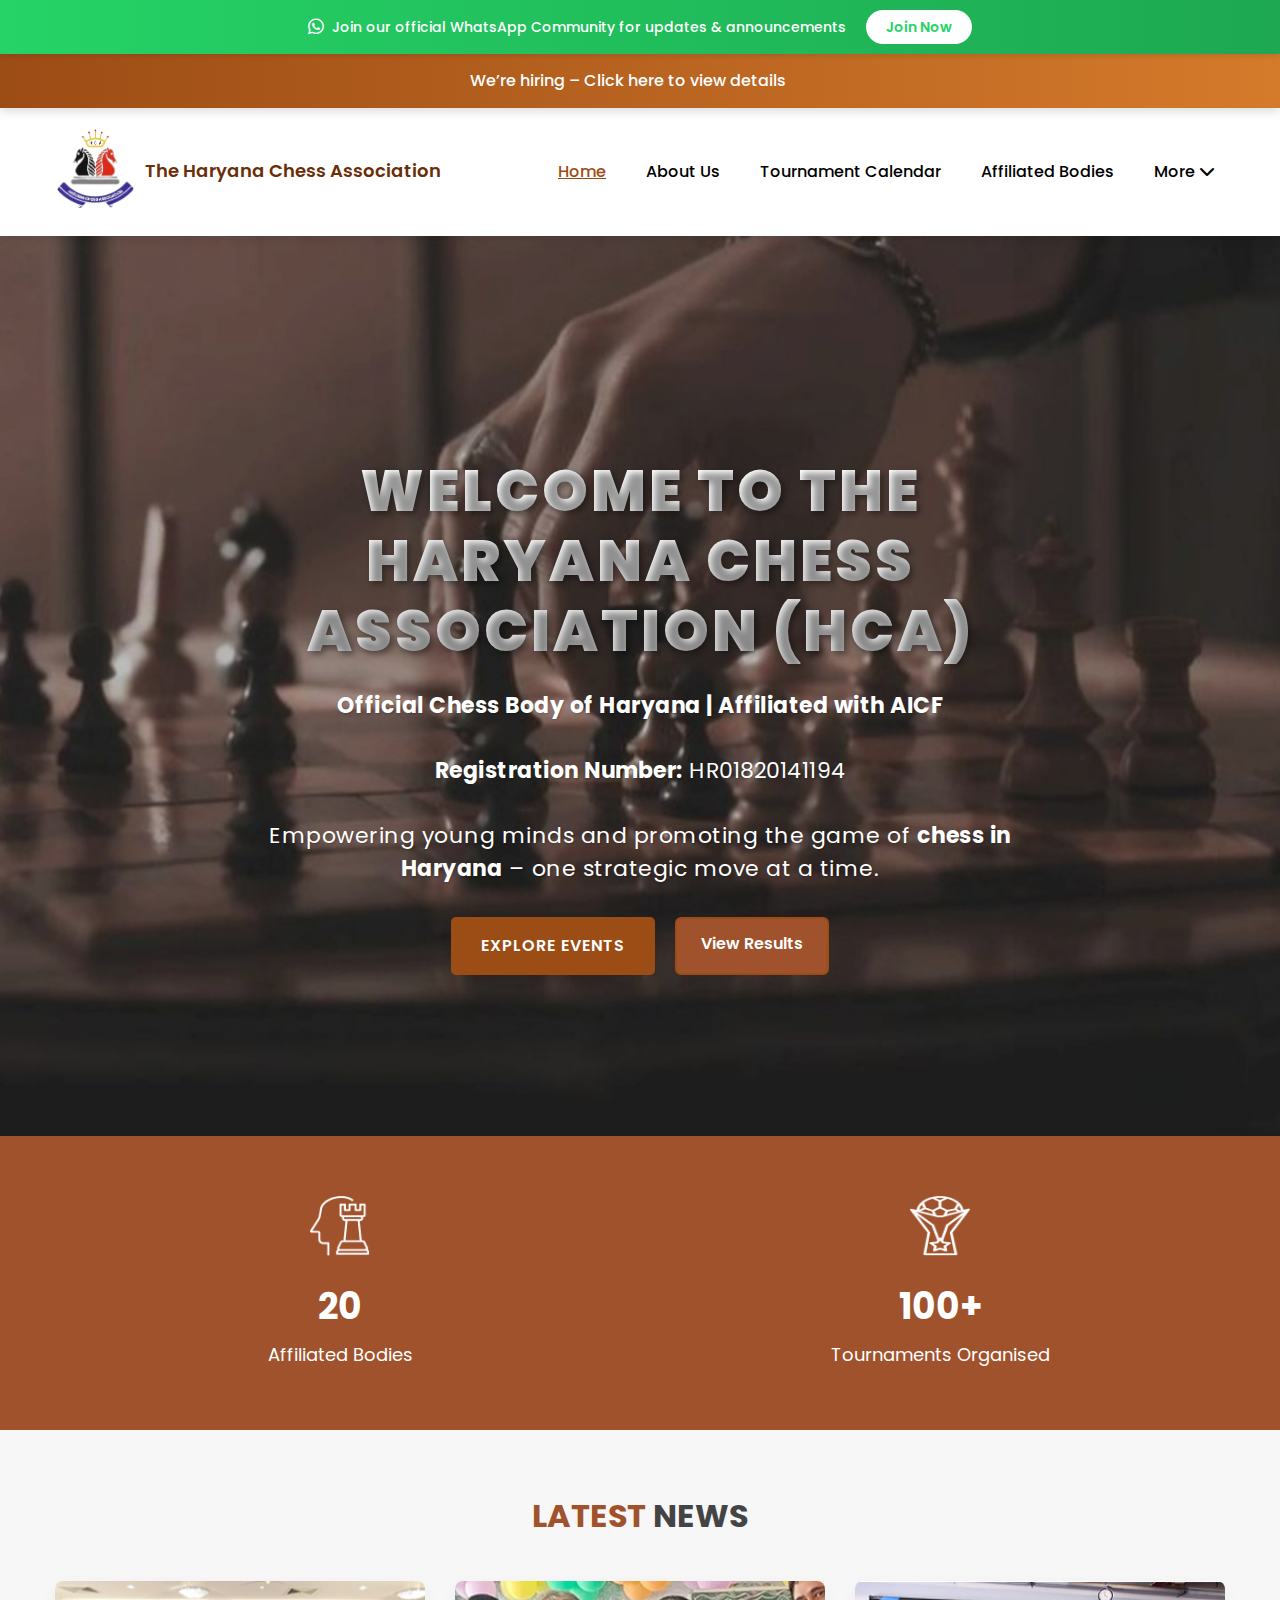
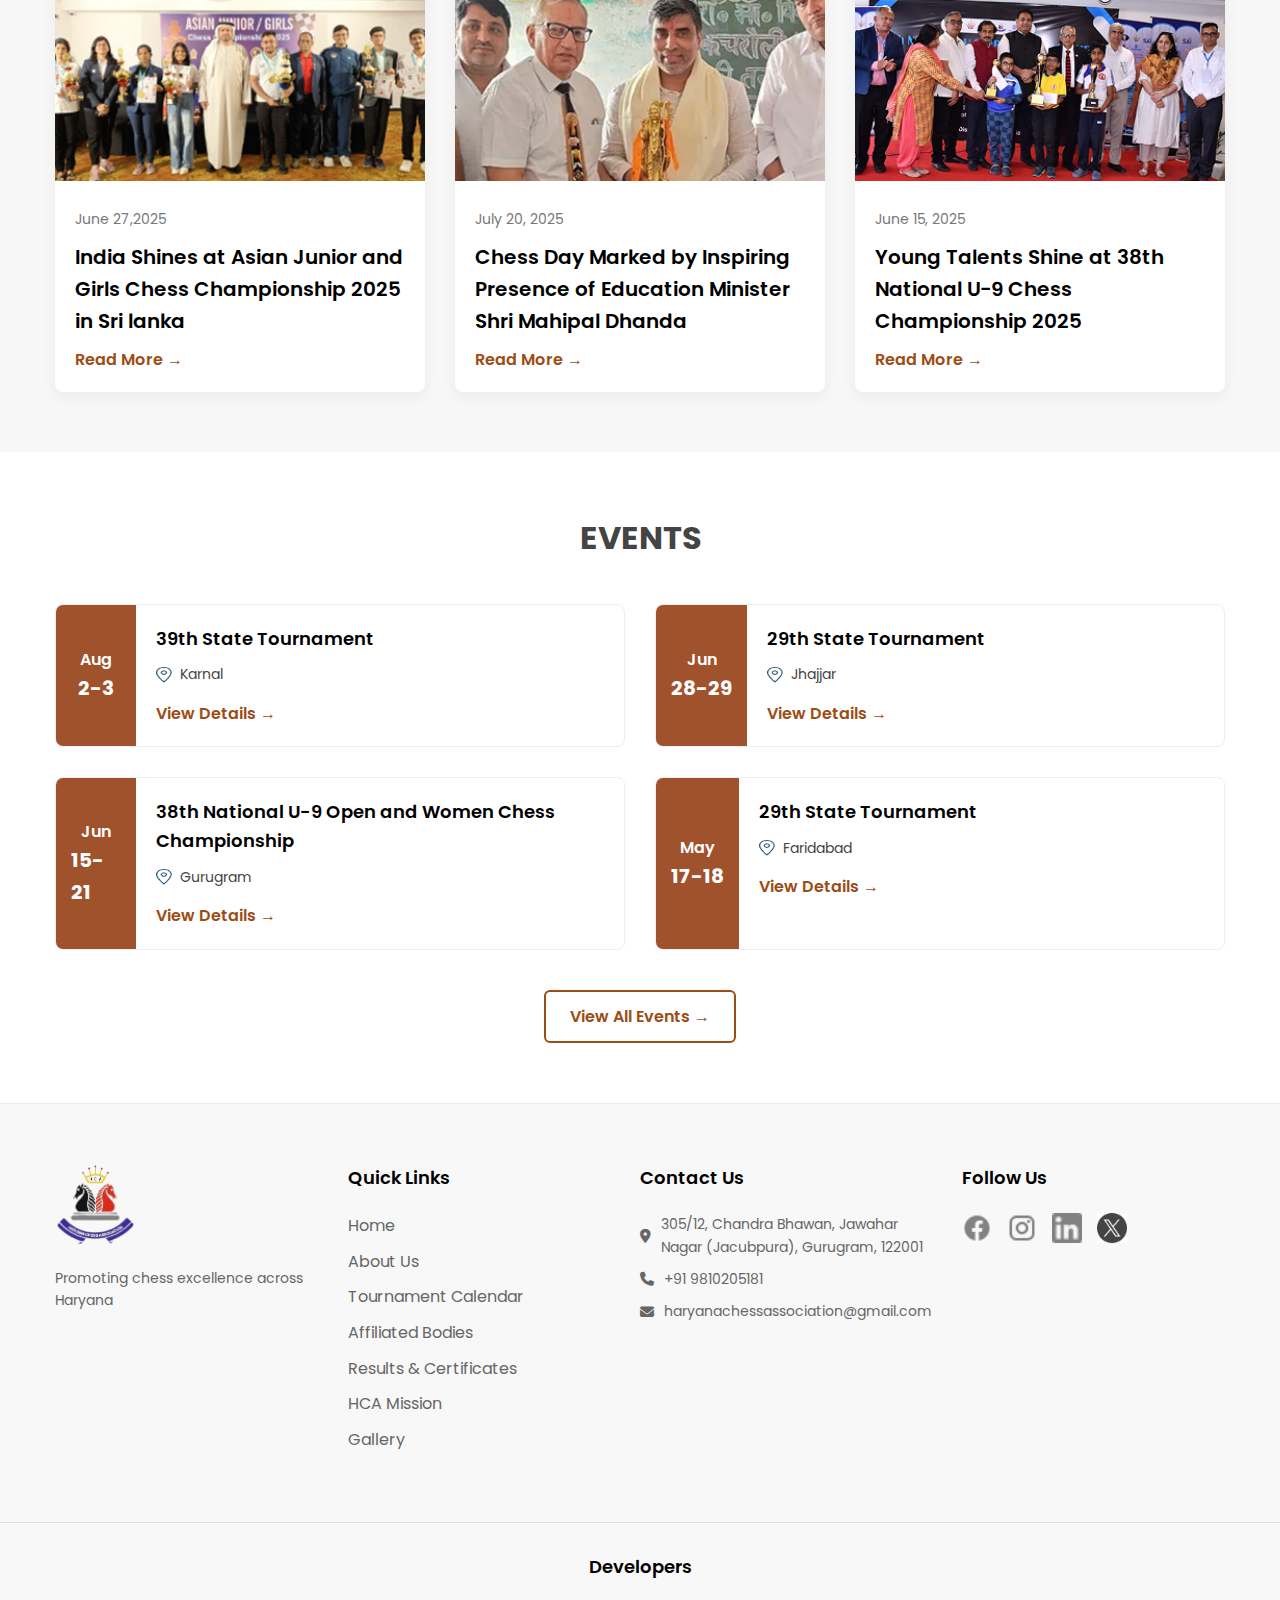
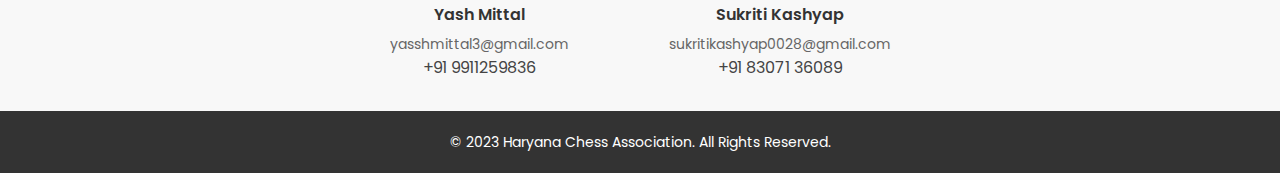
<file: index.html>
<!DOCTYPE html>
<html lang="en">
<!--<head>
    <meta charset="UTF-8">
    <meta name="viewport" content="width=device-width, initial-scale=1.0">
    <title>The Haryana Chess Association - Home</title>
    <link rel="stylesheet" href="css/style.css">
    <link rel="stylesheet" href="https://cdnjs.cloudflare.com/ajax/libs/font-awesome/6.4.0/css/all.min.css">
    <link href="https://fonts.googleapis.com/css2?family=Poppins:wght@300;400;500;600;700&display=swap" rel="stylesheet">
</head>-->
<head>
  <meta charset="UTF-8">
  <meta name="viewport" content="width=device-width, initial-scale=1">

  <!-- SEO Title -->
  <title>Haryana Chess Association (HCA) | Official Chess Body of Haryana</title>

  <!-- Primary SEO Meta -->
  <meta name="description" content="Haryana Chess Association (HCA), the official chess body of Haryana recognized by AICF. Explore chess tournaments, coaching, player rankings & live updates. Join Haryana’s chess community today!">
  <meta name="author" content="Haryana Chess Association">
  <meta name="robots" content="index, follow">

  <!-- Canonical -->
  <link rel="canonical" href="https://www.haryanachess.com/">

  <!-- Open Graph / Facebook -->
  <meta property="og:type" content="website">
  <meta property="og:title" content="Haryana Chess Association (HCA) | Official Chess Body of Haryana">
  <meta name="keywords" content="Haryana Chess Association, HCA, Chess Haryana, Haryana Chess Federation, AICF Haryana, Chess Association India, Haryana chess tournaments, Haryana chess coaching, Chess academy Haryana, Haryana chess players, Haryana grandmasters, Chess training Haryana, Junior chess Haryana, Chess school Haryana, Chess club Haryana, Chess championship Haryana, District chess Haryana, State chess Haryana, Online chess Haryana, Chess events Haryana, Chess ranking Haryana, Chess fixtures Haryana, Chess schedule Haryana, Chess rules Haryana, Chess registration Haryana, Chess news Haryana, Chess federation Haryana, Haryana chess juniors, Haryana chess seniors, Haryana chess champions, Haryana women chess, Haryana kids chess, Chess lessons Haryana, Learn chess Haryana, Chess coaching institute Haryana, FIDE Haryana players, Haryana chess official website, Chess promotion Haryana, Chess development Haryana, Chess scholarship Haryana, Chess camp Haryana, Chess workshops Haryana, Chess Haryana live updates, Chess Haryana results, Chess Haryana team, Chess Haryana matches, Chess Haryana online tournaments, Haryana open chess tournament, Haryana school chess tournament, Haryana inter-school chess, Haryana university chess, Haryana state chess championship, Haryana district chess association, Best chess players Haryana, Top chess coaches Haryana, Chess Haryana talent, Haryana chess registration online, Haryana chess ratings, Haryana chess membership, Haryana chess association contact">
  <meta property="og:url" content="https://www.haryanachess.com/">
  <meta property="og:image" content="https://www.haryanachess.com/assets/favicon.jpg">
  <meta property="og:site_name" content="Haryana Chess Association (HCA)">
  <meta property="og:image:width" content="1200">
  <meta property="og:image:height" content="630">
  <meta property="og:locale" content="en_IN">

  <!-- Twitter Card -->
  <meta name="twitter:card" content="summary_large_image">
  <meta name="twitter:title" content="Haryana Chess Association (HCA) | Official Chess Body of Haryana">
  <meta name="twitter:description" content="Recognized by AICF – Haryana Chess Association promotes chess through tournaments, coaching, and grandmasters since 1988.">
  <meta name="twitter:image" content="https://www.haryanachess.com/assets/favicon.jpg">
  <meta name="twitter:site" content="@chess_haryana">

  <!-- Favicon -->
  <link rel="icon" type="image/jpeg" href="https://www.haryanachess.com/assets/favicon.jpg">
  <link rel="apple-touch-icon" href="https://www.haryanachess.com/assets/favicon.jpg">
  <meta name="theme-color" content="#0b122b">

  <!-- Performance Hints -->
  <link rel="preconnect" href="https://fonts.gstatic.com" crossorigin>
  <link rel="dns-prefetch" href="https://cdnjs.cloudflare.com">
  <link rel="dns-prefetch" href="https://fonts.googleapis.com">

  <!-- CSS & Fonts -->
  <link rel="stylesheet" href="css/style.css">
  <link rel="stylesheet" href="https://cdnjs.cloudflare.com/ajax/libs/font-awesome/6.4.0/css/all.min.css">
  <link href="https://fonts.googleapis.com/css2?family=Poppins:wght@300;400;500;600;700&display=swap" rel="stylesheet">

  <!-- Structured Data: Organization -->
  <script type="application/ld+json">
  {
    "@context": "https://schema.org",
    "@type": "Organization",
    "name": "Haryana Chess Association",
    "alternateName": "HCA",
    "url": "https://www.haryanachess.com",
    "logo": "https://www.haryanachess.com/assets/favicon.jpg",
    "sameAs": [
      "https://m.facebook.com/HaryanaChessAssociationHca/",
      "https://x.com/chess_haryana",
      "https://www.instagram.com/haryana_chess_association"
    ]
  }
  </script>

  <!-- Structured Data: Website -->
  <script type="application/ld+json">
  {
    "@context": "https://schema.org",
    "@type": "WebSite",
    "name": "Haryana Chess Association",
    "url": "https://www.haryanachess.com",
    "potentialAction": {
      "@type": "SearchAction",
      "target": "https://www.haryanachess.com/search?q={query}",
      "query-input": "required name=query"
    }
  }
  </script>
</head>
<body class="has-banner">
    <!-- WhatsApp Notification Banner -->
    <div id="wa-banner" class="wa-banner">
        <div class="wa-banner-content">
            <span class="wa-banner-text">
                <i class="fab fa-whatsapp"></i> Join our official WhatsApp Community for updates & announcements
            </span>
            <a href="https://chat.whatsapp.com/GDYWg4iP80g0JipICWZQJa" target="_blank" class="wa-btn">Join Now</a>
        </div>
    </div>
    <!-- Job Notification Banner -->
    <div id="job-banner" class="notification-banner">
        <div class="banner-content">
            <span class="banner-text">We’re hiring – Click here to view details</span>
        </div>
    </div>
    <!-- Header / Navigation -->
    <header class="header header-white">
        <div class="container">
            <div class="logo">
                <a href="index.html">
                    <img src="assets/home/logo_hca.png" alt="Haryana Chess Association Logo">
                </a>
                <div class="logo-text">The Haryana Chess Association</div>
            </div>
            <nav class="nav">
                <ul class="nav-list">
                    <li class="nav-item"><a href="index.html" class="nav-link active">Home</a></li>
                    <li class="nav-item"><a href="about.html" class="nav-link">About Us</a></li>
                    <li class="nav-item"><a href="tournaments.html" class="nav-link">Tournament Calendar</a></li>
                    <li class="nav-item"><a href="affiliated.html" class="nav-link">Affiliated Bodies</a></li>
                    <li class="nav-item dropdown">
                        <a href="#" class="nav-link">More <i class="fas fa-chevron-down"></i></a>
                        <ul class="dropdown-menu">
                            <li><a href="results.html">Results & Certificates</a></li>
                            <li><a href="mission.html">HCA Mission</a></li>
                            <li><a href="gallery.html">Gallery</a></li>
                        </ul>
                    </li>
                </ul>
            </nav>
            <div class="mobile-menu-btn">
                <i class="fas fa-bars"></i>
            </div>
        </div>
    </header>

    <!-- Hero Section -->
    <section class="hero">
        <div class="hero-overlay"></div>
        <div class="container">
            <div class="hero-content">
                <!--<h1>WELCOME TO <br>THE HARYANA CHESS ASSOCIATION</h1>
                <p>Existing Registration Number:-73 Dated- 4-10-2013</p>
                <p>EMPOWERING MINDS, ONE MOVE AT A TIME</p>-->
                 <h1>WELCOME TO THE HARYANA CHESS ASSOCIATION (HCA)</h1>
                 <p><strong>Official Chess Body of Haryana | Affiliated with AICF</strong></p>
                 <p><strong>Registration Number:</strong> HR01820141194</p>
                 <p>Empowering young minds and promoting the game of <strong>chess in Haryana</strong> – one strategic move at a time.</p>
               <div class="hero-buttons">
                    <a href="tournaments.html" class="btn btn-primary">Explore Events</a>
                    <a href="results.html" class="btn btn-secondary">View Results</a>
               </div>
            </div>
        </div>
    </section>

    <!-- Statistics Section -->
    <section class="stats">
        <div class="container">
            <div class="stats-grid">
                <div class="stat-card">
                    <img src="assets/home/icon_affiliated.png" alt="Affiliated Bodies Icon" class="stat-icon">
                    <h3>20</h3>
                    <p>Affiliated Bodies</p>
                </div>
                <div class="stat-card">
                    <img src="assets/home/icon_tournaments.png" alt="Tournaments Icon" class="stat-icon">
                    <h3>100+</h3>
                    <p>Tournaments Organised</p>
                </div>
            </div>
        </div>
    </section>

    <!-- Latest News Section -->
    <section class="news">
        <div class="container">
            <h2 class="section-title"><span>LATEST</span> NEWS</h2>
            <div class="news-grid">
                <div class="news-card">
                    <div class="news-img">
                        <img src="assets/home/news_1.png" alt="News 1">
                    </div>
                    <div class="news-content">
                        <div class="news-date">June 27,2025</div>
                        <h3 class="news-title">India Shines at Asian Junior and Girls Chess Championship 2025 in Sri lanka</h3>
                        <!--<p class="news-desc">The 39th Haryana Chess Championship concluded with exciting matches and new state champions.</p>-->
                        <a href="#" class="news-link">Read More →</a>
                    </div>
                </div>
                <div class="news-card">
                    <div class="news-img">
                        <img src="assets/home/news_2.png" alt="News 2">
                    </div>
                    <div class="news-content">
                        <div class="news-date">July 20, 2025</div>
                        <h3 class="news-title">Chess Day Marked by Inspiring Presence of Education Minister Shri Mahipal Dhanda</h3>
                        <!--<p class="news-desc">HCA launches a new development program for junior chess players across Haryana.</p>-->
                        <a href="#" class="news-link">Read More →</a>
                    </div>
                </div>
                <div class="news-card">
                    <div class="news-img">
                        <img src="assets/home/news_3.png" alt="News 3">
                    </div>
                    <div class="news-content">
                        <div class="news-date">June 15, 2025</div>
                        <h3 class="news-title">Young Talents Shine at 38th National U-9 Chess Championship 2025</h3>
                        <!--<p class="news-desc">Renowned International Master conducts special training sessions for Haryana's top players.</p>-->
                        <a href="#" class="news-link">Read More →</a>
                    </div>
                </div>
            </div>
        </div>
    </section>

    <!-- Events Section -->
    <section class="events">
        <div class="container">
            <h2 class="section-title">Events</h2>
            <!-- EVENT 1 STARTS FROM HERE-->
            <div class="events-grid">
                <div class="event-card">
                    <div class="event-date">
                        <span class="month">Aug</span>
                        <span class="day">2-3</span>
                    </div>
                    <div class="event-details">
                        <h3 class="event-title">39th State Tournament</h3>
                        <p class="event-location">
                            <img src="assets/home/icon_location.png" alt="Location Icon" class="location-icon">
                            Karnal
                        </p>
                        <a href="tournaments.html" class="event-link">View Details →</a>
                    </div>
                </div>
                <!-- EVENT 1 ENDED HERE-->
                <div class="event-card">
                    <div class="event-date">
                        <span class="month">Jun</span>
                        <span class="day">28-29</span>
                    </div>
                    <div class="event-details">
                        <h3 class="event-title">29th State Tournament</h3>
                        <p class="event-location">
                            <img src="assets/home/icon_location.png" alt="Location Icon" class="location-icon">
                            Jhajjar
                        </p>
                        <a href="tournaments.html" class="event-link">View Details →</a>
                    </div>
                </div>
                <div class="event-card">
                    <div class="event-date">
                        <span class="month">Jun</span>
                        <span class="day">15-21</span>
                    </div>
                    <div class="event-details">
                        <h3 class="event-title">38th National U-9 Open and Women Chess Championship</h3>
                        <p class="event-location">
                            <img src="assets/home/icon_location.png" alt="Location Icon" class="location-icon">
                            Gurugram
                        </p>
                        <a href="tournaments.html" class="event-link">View Details →</a>
                    </div>
                </div>
                <div class="event-card">
                    <div class="event-date">
                        <span class="month">May</span>
                        <span class="day">17-18</span>
                    </div>
                    <div class="event-details">
                        <h3 class="event-title">29th State Tournament</h3>
                        <p class="event-location">
                            <img src="assets/home/icon_location.png" alt="Location Icon" class="location-icon">
                            Faridabad
                        </p>
                        <a href="tournaments.html" class="event-link">View Details →</a>
                    </div>
                </div>
            </div>
            <div class="view-all">
                <a href="tournaments.html" class="btn btn-outline">View All Events →</a>
            </div>
        </div>
    </section>

    <!-- Footer -->
    <footer class="footer">
        <div class="container">
            <div class="footer-top">
                <div class="footer-logo">
                    <img src="assets/home/logo_hca.png" alt="Haryana Chess Association Logo">
                    <p>Promoting chess excellence across Haryana</p>
                </div>
                <div class="footer-links">
                    <h3>Quick Links</h3>
                    <ul>
                        <li><a href="index.html">Home</a></li>
                        <li><a href="about.html">About Us</a></li>
                        <li><a href="tournaments.html">Tournament Calendar</a></li>
                        <li><a href="affiliated.html">Affiliated Bodies</a></li>
                        <li><a href="results.html">Results & Certificates</a></li>
                        <li><a href="mission.html">HCA Mission</a></li>
                        <li><a href="gallery.html">Gallery</a></li>
                    </ul>
                </div>
                <div class="footer-contact">
                    <h3>Contact Us</h3>
                    <p><i class="fas fa-map-marker-alt"></i>305/12, Chandra Bhawan, Jawahar Nagar (Jacubpura), Gurugram, 122001</p>
                    <p><i class="fas fa-phone"></i>+91 9810205181</p>
                    <p><i class="fas fa-envelope"></i>haryanachessassociation@gmail.com</p>
                </div>
                <div class="footer-social">
                    <h3>Follow Us</h3>
                    <div class="social-icons">
                        <a href="https://www.facebook.com/HaryanaChessAssociationHca/" class="social-icon" target="_blank"><img src="assets/home/Icon_facebook.png" alt="Facebook"></a>
                        <a href="https://www.instagram.com/haryana_chess_association?igsh=MXJ0cWt6amFybW10NA==" class="social-icon" target="_blank"><img src="assets/home/Icon_instagram.png" alt="Instagram"></a>
                        <a href="https://www.linkedin.com/" class="social-icon" target="_blank"><img src="assets/home/Icon_linkedin.png" alt="LinkedIn"></a>
                        <a href="https://x.com/chess_haryana" class="social-icon" target="_blank"><img src="assets/home/icon_twitter.png" alt="Twitter"></a>
                    </div>
                </div>
            </div>
        </div>
        <div class="footer-developers">
            <div class="container">
                <h3>Developers</h3>
                <div class="developer-row">
                    <div class="developer-item">
                        <p class="developer-name">Yash Mittal</p>
                        <p class="developer-email"><a href="mailto:yasshmittal3@gmail.com">yasshmittal3@gmail.com</a></p>
                        <p class="developer-phone no.">+91 9911259836</p>
                    </div>
                    <div class="developer-item">
                        <p class="developer-name">Sukriti Kashyap</p>
                        <p class="developer-email"><a href="mailto:sukritikashyap0028@gmail.com">sukritikashyap0028@gmail.com</a></p>
                        <p class="developer-phone no.">+91 83071 36089</p>
                    </div>
                
                </div>
            </div>
        </div>
        <div class="footer-bottom">
            <div class="container">
                <p>&copy; 2023 Haryana Chess Association. All Rights Reserved.</p>
            </div>
        </div>
    </footer>

    <!-- Job Description Modal -->
    <div id="job-modal" class="modal-overlay">
        <div class="modal-content">
            <button id="close-modal" class="modal-close" aria-label="Close modal">&times;</button>
            <div class="modal-header">
                <h2>The HARYANA CHESS ASSOCIATION</h2>
                <p class="modal-subtitle">(Regd. & Affiliated to All India Chess Federation)</p>
                <hr class="modal-divider">
                
            </div>
            <div class="modal-body">
                
                <p class="intro-text">The Haryana Chess Association invites applications for two (2) posts (one Male & one Female) for designation as “Sportsperson of Outstanding Merit”. Selection will be made strictly on merit.</p>
                
                <p class="intro-text">The general eligibility criteria and Tier eligibility criteria shall be as per Schedule 1 of the National Sports Governance Rules, 2026.</p>

                <div class="job-detail">
                    <span class="detail-label">General Eligibility Criteria:</span>
                    <ul class="job-list">
                        <li>Must be an Indian citizen</li>
                        <li>Must be of sound mind</li>
                        <li>Must be at least 25 years of age</li>
                        <li>Must be retired from active sports and should not have participated in any competitive sport event leading to district, state, or national representation for at least one year prior to the date of application</li>
                    </ul>
                </div>

                <div class="job-detail application-info">
                    <span class="detail-label">Application Details:</span>
                    <p class="detail-value">Submit your application via email to: <br>
                    <a href="mailto:haryanachessassociation@gmail.com" class="apply-link"><strong>haryanachessassociation@gmail.com</strong></a></p>
                </div>

                <div class="job-detail">
                    <span class="detail-label">Deadline:</span>
                    <p class="detail-value deadline" style="font-size: 1.1em; color: #d32f2f;"><strong>Last date to apply is 31-05-2026.</strong></p>
                </div>
            </div>
        </div>
    </div>

    <script src="js/script.js"></script>
</body>
</html>
</file>
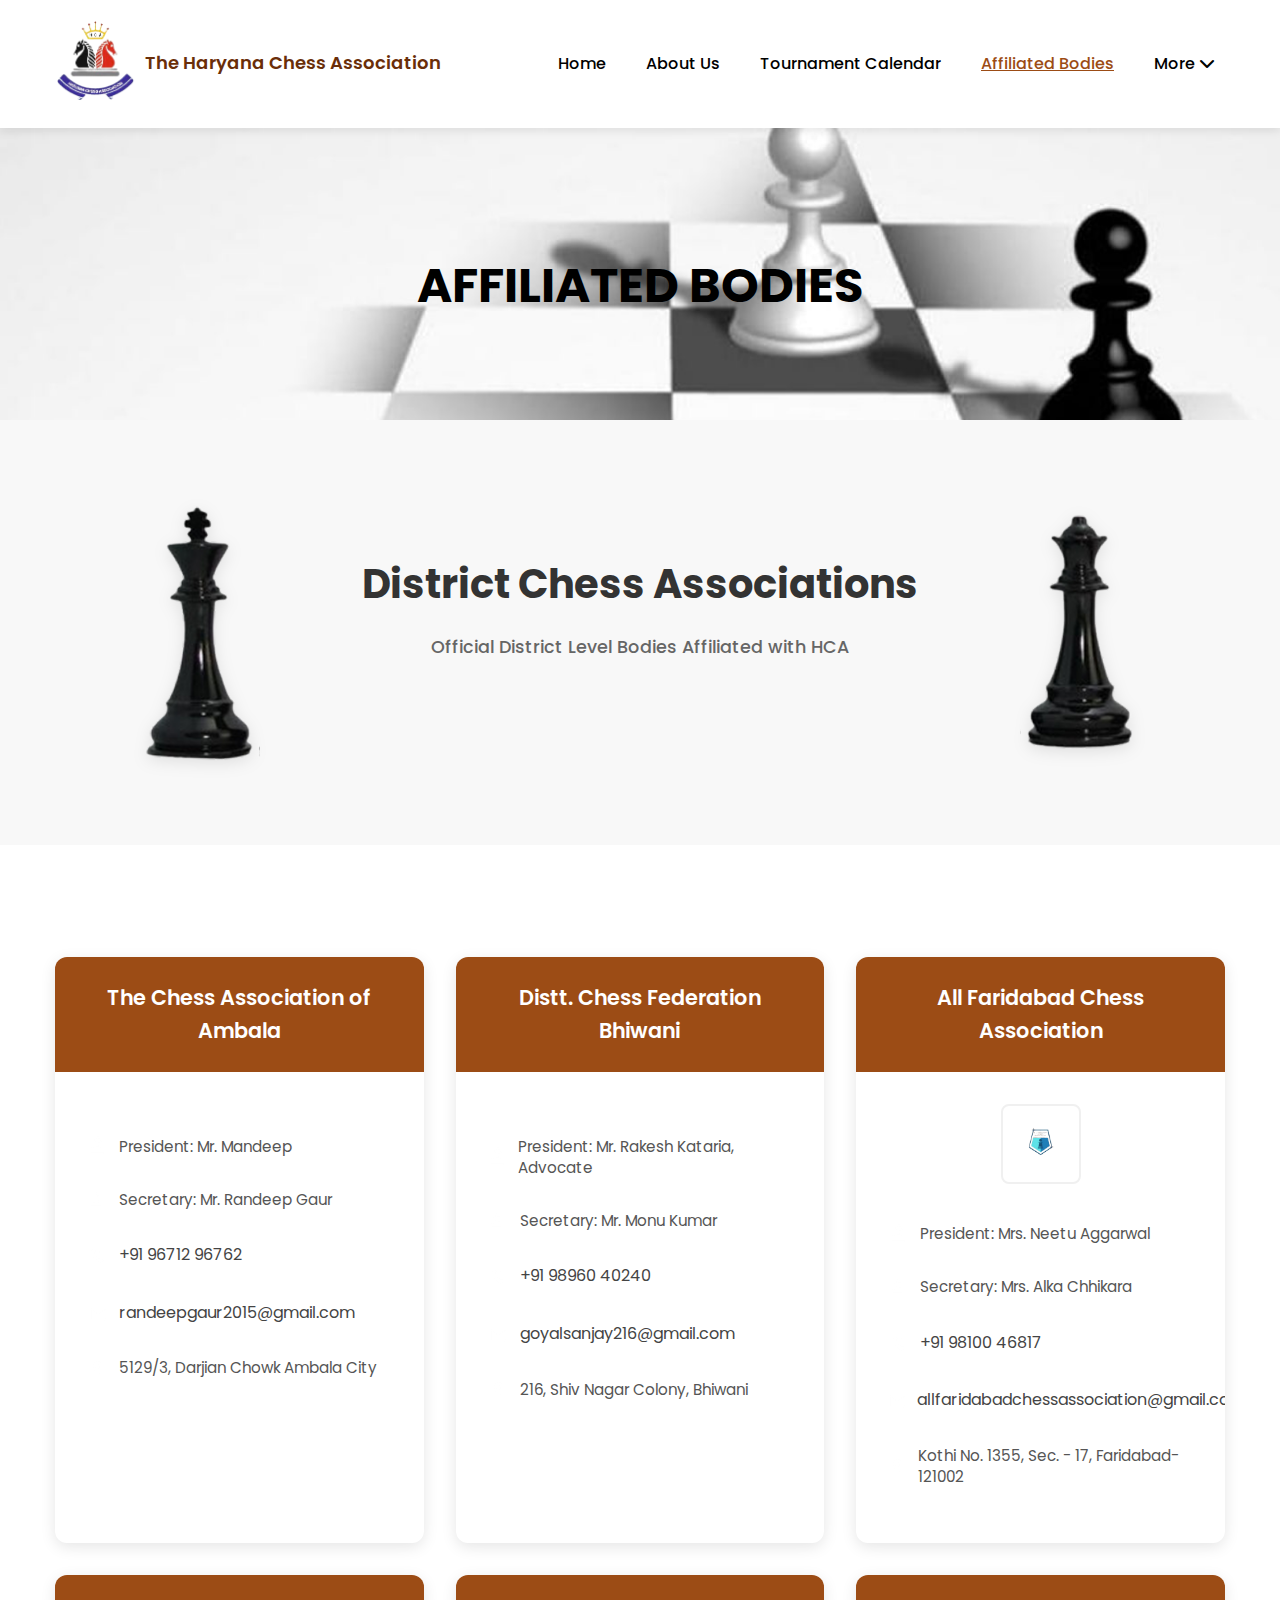
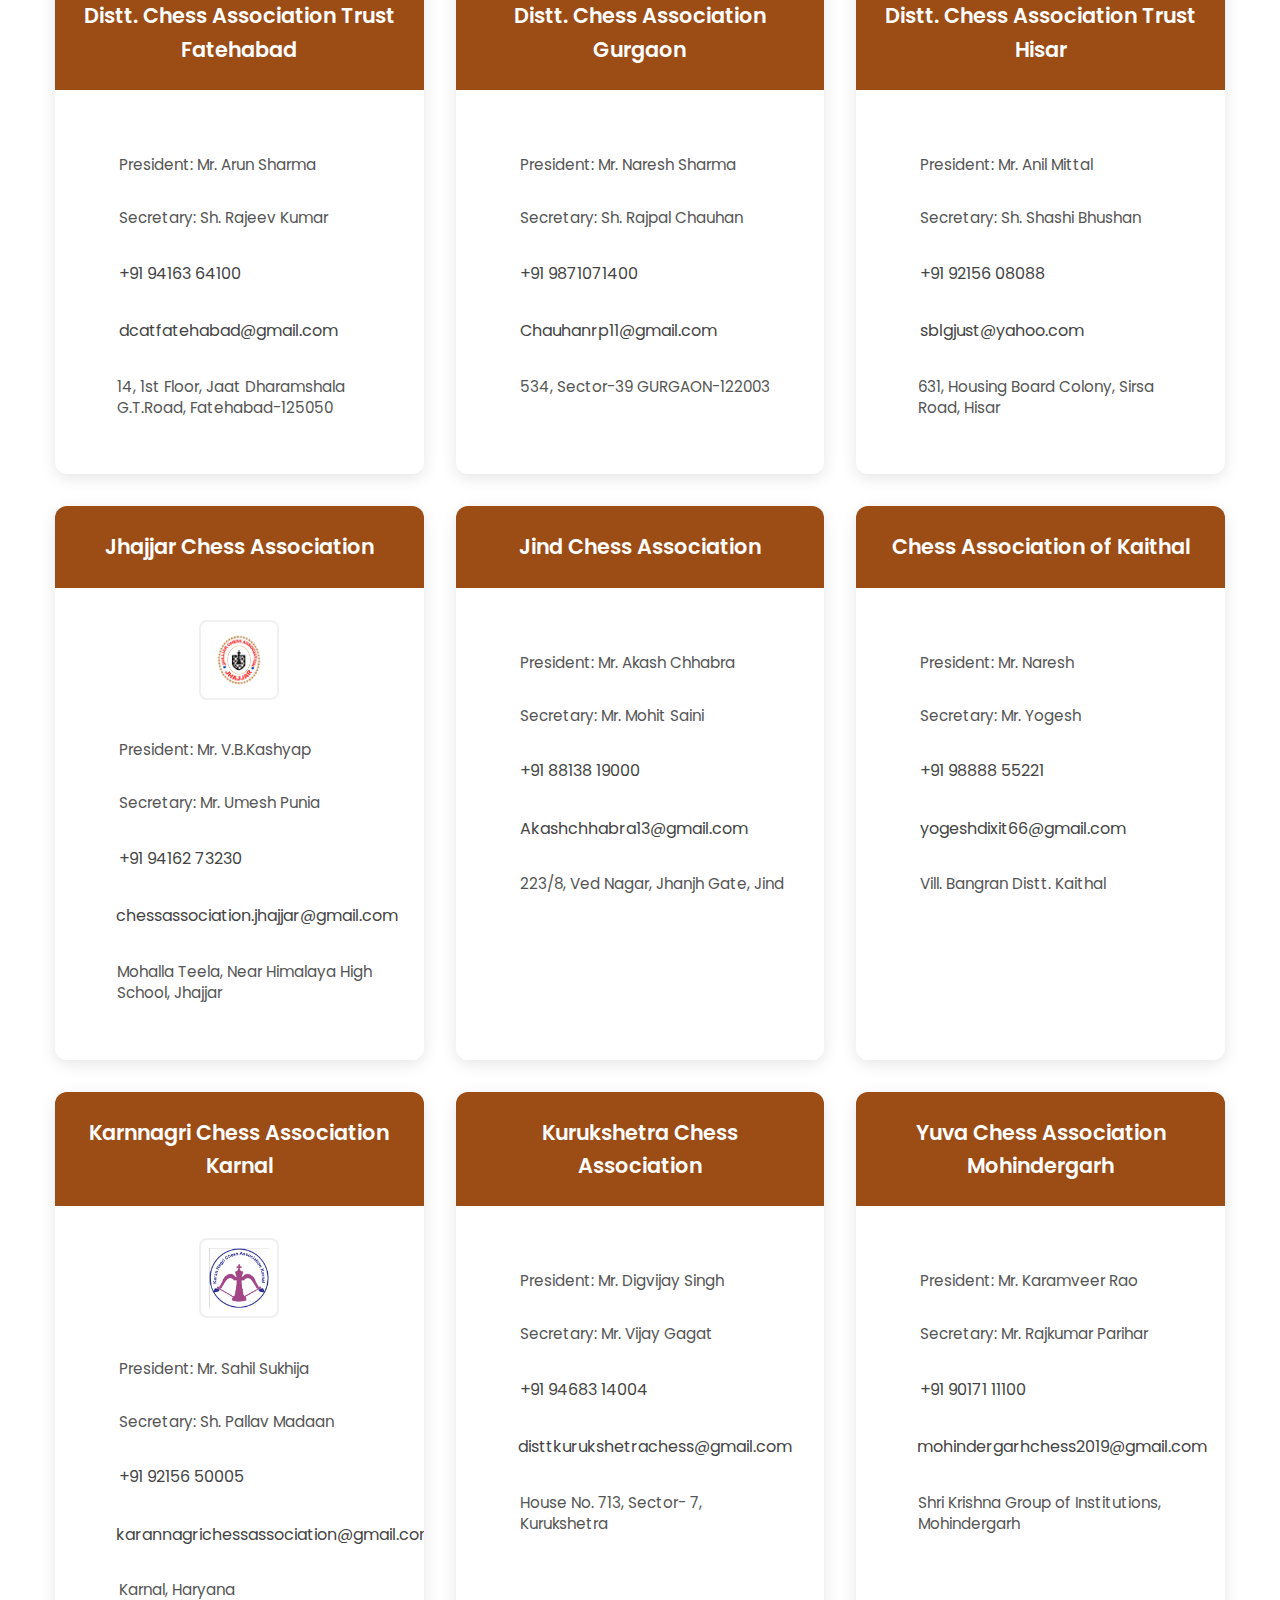
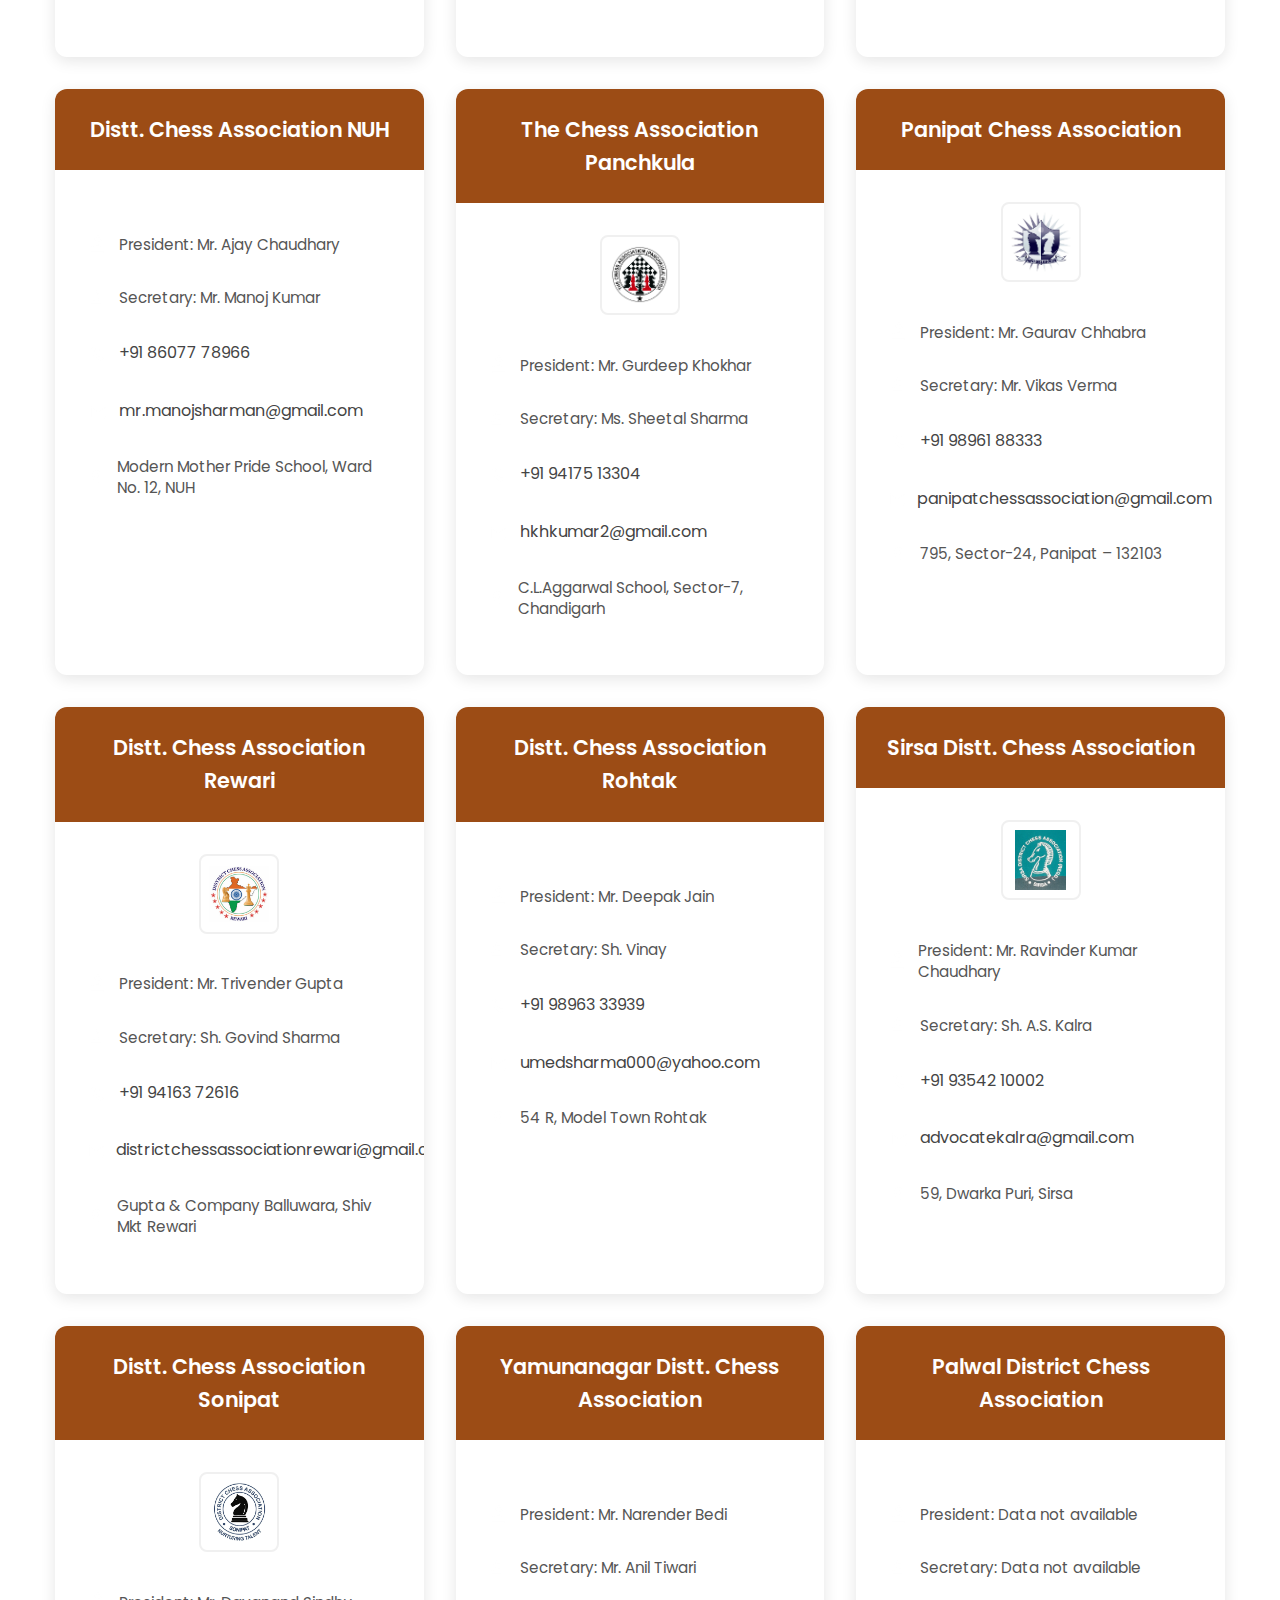
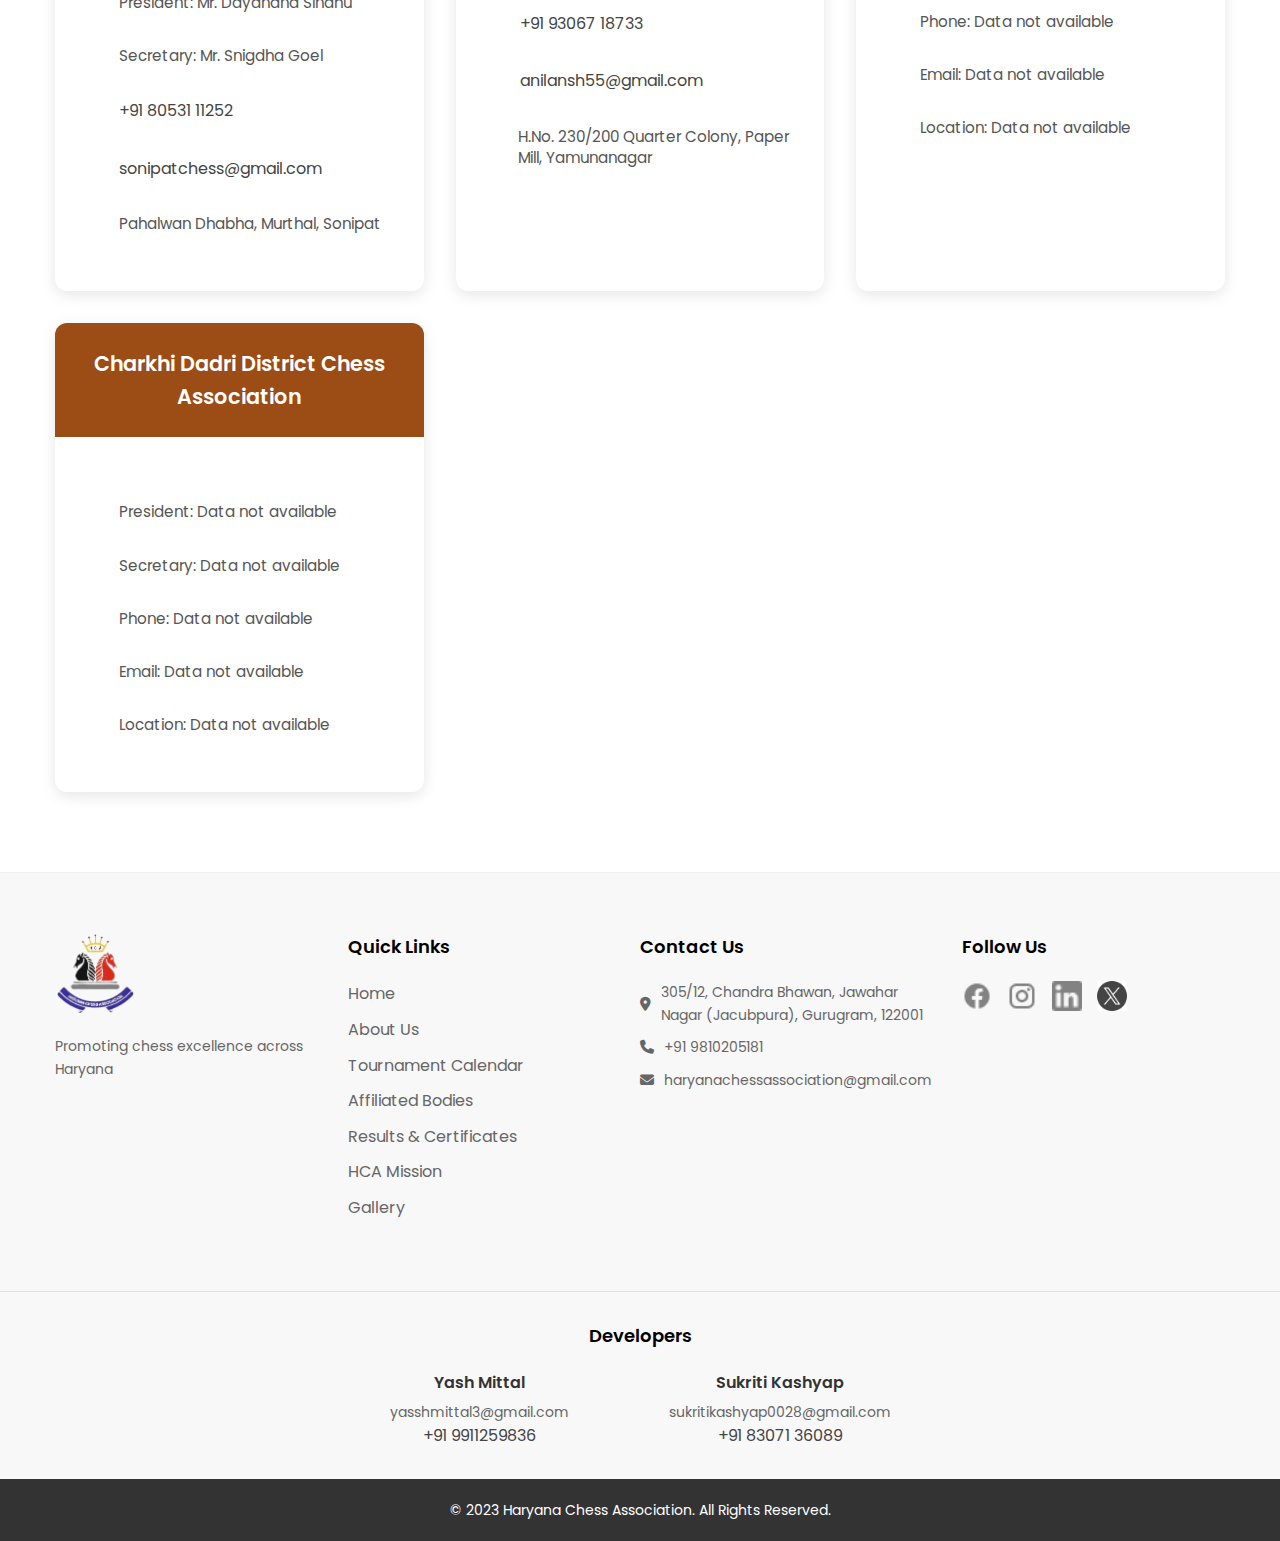
<file: affiliated.html>
<!DOCTYPE html>
<html lang="en">
<head>
    <meta charset="UTF-8">
    <meta name="viewport" content="width=device-width, initial-scale=1.0">
    <title>Haryana Chess Association - Affiliated Bodies</title>
    <link rel="stylesheet" href="css/style.css">
    <link rel="stylesheet" href="https://cdnjs.cloudflare.com/ajax/libs/font-awesome/6.4.0/css/all.min.css">
    <link href="https://fonts.googleapis.com/css2?family=Poppins:wght@300;400;500;600;700&display=swap" rel="stylesheet">
</head>
<body>
    <!-- Header / Navigation -->
    <header class="header header-white">
        <div class="container">
            <div class="logo">
                <a href="index.html">
                    <img src="assets/home/logo_hca.png" alt="Haryana Chess Association Logo">
                </a>
                <div class="logo-text">The Haryana Chess Association</div>
            </div>
            <nav class="nav">
                <ul class="nav-list">
                    <li class="nav-item"><a href="index.html" class="nav-link">Home</a></li>
                    <li class="nav-item"><a href="about.html" class="nav-link">About Us</a></li>
                    <li class="nav-item"><a href="tournaments.html" class="nav-link">Tournament Calendar</a></li>
                    <li class="nav-item"><a href="affiliated.html" class="nav-link active">Affiliated Bodies</a></li>
                    <li class="nav-item dropdown">
                        <a href="#" class="nav-link">More <i class="fas fa-chevron-down"></i></a>
                        <ul class="dropdown-menu">
                            <li><a href="results.html">Results & Certificates</a></li>
                            <li><a href="mission.html">HCA Mission</a></li>
                            <li><a href="gallery.html">Gallery</a></li>
                        </ul>
                    </li>
                </ul>
            </nav>
            <div class="mobile-menu-btn">
                <i class="fas fa-bars"></i>
            </div>
        </div>
    </header>

    <!-- Hero Section -->
    <section class="affiliated-hero">
        <div class="container">
            <div class="hero-content">
                <h1>AFFILIATED BODIES</h1>
            </div>
        </div>
    </section>

    <!-- Intro Section -->
    <section class="affiliated-intro">
        <div class="container">
            <div class="intro-content">
                <div class="intro-images">
                    <img src="assets/affilated/king.png" alt="King" class="chess-piece king-piece">
                </div>
                <div class="intro-text">
                    <h2>District Chess Associations</h2>
                    <p>Official District Level Bodies Affiliated with HCA</p>
                </div>
                <div class="intro-images">
                    <img src="assets/affilated/queen.png" alt="Queen" class="chess-piece queen-piece">
                </div>
            </div>
        </div>
    </section>

    <!-- District Cards Section -->
    <section class="district-cards">
        <div class="container">
            <div class="cards-grid">
                <!-- Ambala District -->
                <div class="district-card">
                    <div class="card-header">
                        <h3>The Chess Association of Ambala</h3>
                    </div>
                    <div class="card-body">
                        <div class="district-logo">
                            <!-- No logo available -->
                        </div>
                        <div class="contact-info">
                            <div class="contact-item">
                                <img src="assets/affilated/icon_president.png" alt="President">
                                <span>President: Mr. Mandeep</span>
                            </div>
                            <div class="contact-item">
                                <img src="assets/affilated/icon_secretary.png" alt="Secretary">
                                <span>Secretary: Mr. Randeep Gaur</span>
                            </div>
                            <div class="contact-item">
                                <img src="assets/affilated/icon_phone.png" alt="Phone">
                                <a href="tel:+919671296762">+91 96712 96762</a>
                            </div>
                            <div class="contact-item">
                                <img src="assets/affilated/icon_email.png" alt="Email">
                                <a href="mailto:randeepgaur2015@gmail.com">randeepgaur2015@gmail.com</a>
                            </div>
                            <div class="contact-item">
                                <img src="assets/affilated/icon_location.png" alt="Location">
                                <span>5129/3, Darjian Chowk Ambala City</span>
                            </div>
                        </div>
                    </div>
                </div>

                <!-- Bhiwani District -->
                <div class="district-card">
                    <div class="card-header">
                        <h3>Distt. Chess Federation Bhiwani</h3>
                    </div>
                    <div class="card-body">
                        <div class="district-logo">
                            <!-- No logo available -->
                        </div>
                        <div class="contact-info">
                            <div class="contact-item">
                                <img src="assets/affilated/icon_president.png" alt="President">
                                <span>President: Mr. Rakesh Kataria, Advocate</span>
                            </div>
                            <div class="contact-item">
                                <img src="assets/affilated/icon_secretary.png" alt="Secretary">
                                <span>Secretary: Mr. Monu Kumar</span>
                            </div>
                            <div class="contact-item">
                                <img src="assets/affilated/icon_phone.png" alt="Phone">
                                <a href="tel:+919896040240">+91 98960 40240</a>
                            </div>
                            <div class="contact-item">
                                <img src="assets/affilated/icon_email.png" alt="Email">
                                <a href="mailto:goyalsanjay216@gmail.com">goyalsanjay216@gmail.com</a>
                            </div>
                            <div class="contact-item">
                                <img src="assets/affilated/icon_location.png" alt="Location">
                                <span>216, Shiv Nagar Colony, Bhiwani</span>
                            </div>
                        </div>
                    </div>
                </div>

                <!-- Faridabad District -->
                <div class="district-card">
                    <div class="card-header">
                        <h3>All Faridabad Chess Association</h3>
                    </div>
                    <div class="card-body">
                        <div class="district-logo">
                            <img src="assets/affilated/faridabad_logo.png" alt="Faridabad Logo" onerror="this.style.display='none'">
                        </div>
                        <div class="contact-info">
                            <div class="contact-item">
                                <img src="assets/affilated/icon_president.png" alt="President">
                                <span>President: Mrs. Neetu Aggarwal</span>
                            </div>
                            <div class="contact-item">
                                <img src="assets/affilated/icon_secretary.png" alt="Secretary">
                                <span>Secretary: Mrs. Alka Chhikara</span>
                            </div>
                            <div class="contact-item">
                                <img src="assets/affilated/icon_phone.png" alt="Phone">
                                <a href="tel:+919810046817">+91 98100 46817</a>
                            </div>
                            <div class="contact-item">
                                <img src="assets/affilated/icon_email.png" alt="Email">
                                <a href="mailto:allfaridabadchessassociation@gmail.com">allfaridabadchessassociation@gmail.com</a>
                            </div>
                            <div class="contact-item">
                                <img src="assets/affilated/icon_location.png" alt="Location">
                                <span>Kothi No. 1355, Sec. - 17, Faridabad-121002</span>
                            </div>
                        </div>
                    </div>
                </div>

                <!-- Fatehabad District -->
                <div class="district-card">
                    <div class="card-header">
                        <h3>Distt. Chess Association Trust Fatehabad</h3>
                    </div>
                    <div class="card-body">
                        <div class="district-logo">
                            <!-- No logo available -->
                        </div>
                        <div class="contact-info">
                            <div class="contact-item">
                                <img src="assets/affilated/icon_president.png" alt="President">
                                <span>President: Mr. Arun Sharma</span>
                            </div>
                            <div class="contact-item">
                                <img src="assets/affilated/icon_secretary.png" alt="Secretary">
                                <span>Secretary: Sh. Rajeev Kumar</span>
                            </div>
                            <div class="contact-item">
                                <img src="assets/affilated/icon_phone.png" alt="Phone">
                                <a href="tel:+919416364100">+91 94163 64100</a>
                            </div>
                            <div class="contact-item">
                                <img src="assets/affilated/icon_email.png" alt="Email">
                                <a href="mailto:dcatfatehabad@gmail.com">dcatfatehabad@gmail.com</a>
                            </div>
                            <div class="contact-item">
                                <img src="assets/affilated/icon_location.png" alt="Location">
                                <span>14, 1st Floor, Jaat Dharamshala G.T.Road, Fatehabad-125050</span>
                            </div>
                        </div>
                    </div>
                </div>

                <!-- Gurugram District -->
                <div class="district-card">
                    <div class="card-header">
                        <h3>Distt. Chess Association Gurgaon</h3>
                    </div>
                    <div class="card-body">
                        <div class="district-logo">
                            <!-- No logo available -->
                        </div>
                        <div class="contact-info">
                            <div class="contact-item">
                                <img src="assets/affilated/icon_president.png" alt="President">
                                <span>President: Mr. Naresh Sharma</span>
                            </div>
                            <div class="contact-item">
                                <img src="assets/affilated/icon_secretary.png" alt="Secretary">
                                <span>Secretary: Sh. Rajpal Chauhan</span>
                            </div>
                            <div class="contact-item">
                                <img src="assets/affilated/icon_phone.png" alt="Phone">
                                <a href="tel:+919871071400">+91 9871071400</a>
                            </div>
                            <div class="contact-item">
                                <img src="assets/affilated/icon_email.png" alt="Email">
                                <a href="mailto:Chauhanrp11@gmail.com">Chauhanrp11@gmail.com</a>
                            </div>
                            <div class="contact-item">
                                <img src="assets/affilated/icon_location.png" alt="Location">
                                <span>534, Sector-39 GURGAON-122003 </span>
                            </div>
                        </div>
                    </div>
                </div>

                <!-- Hisar District -->
                <div class="district-card">
                    <div class="card-header">
                        <h3>Distt. Chess Association Trust Hisar</h3>
                    </div>
                    <div class="card-body">
                        <div class="district-logo">
                            <!-- No logo available -->
                        </div>
                        <div class="contact-info">
                            <div class="contact-item">
                                <img src="assets/affilated/icon_president.png" alt="President">
                                <span>President: Mr. Anil Mittal</span>
                            </div>
                            <div class="contact-item">
                                <img src="assets/affilated/icon_secretary.png" alt="Secretary">
                                <span>Secretary: Sh. Shashi Bhushan</span>
                            </div>
                            <div class="contact-item">
                                <img src="assets/affilated/icon_phone.png" alt="Phone">
                                <a href="tel:+919215608088">+91 92156 08088</a>
                            </div>
                            <div class="contact-item">
                                <img src="assets/affilated/icon_email.png" alt="Email">
                                <a href="mailto:sblgjust@yahoo.com">sblgjust@yahoo.com</a>
                            </div>
                            <div class="contact-item">
                                <img src="assets/affilated/icon_location.png" alt="Location">
                                <span>631, Housing Board Colony, Sirsa Road, Hisar</span>
                            </div>
                        </div>
                    </div>
                </div>

                <!-- Jhajjar District -->
                <div class="district-card">
                    <div class="card-header">
                        <h3>Jhajjar Chess Association</h3>
                    </div>
                    <div class="card-body">
                        <div class="district-logo">
                            <img src="assets/affilated/jhajjar_logo.png" alt="Jhajjar Logo" onerror="this.style.display='none'">
                        </div>
                        <div class="contact-info">
                            <div class="contact-item">
                                <img src="assets/affilated/icon_president.png" alt="President">
                                <span>President: Mr. V.B.Kashyap</span>
                            </div>
                            <div class="contact-item">
                                <img src="assets/affilated/icon_secretary.png" alt="Secretary">
                                <span>Secretary: Mr. Umesh Punia</span>
                            </div>
                            <div class="contact-item">
                                <img src="assets/affilated/icon_phone.png" alt="Phone">
                                <a href="tel:+919416273230">+91 94162 73230</a>
                            </div>
                            <div class="contact-item">
                                <img src="assets/affilated/icon_email.png" alt="Email">
                                <a href="mailto:chessassociation.jhajjar@gmail.com">chessassociation.jhajjar@gmail.com</a>
                            </div>
                            <div class="contact-item">
                                <img src="assets/affilated/icon_location.png" alt="Location">
                                <span>Mohalla Teela, Near Himalaya High School, Jhajjar</span>
                            </div>
                        </div>
                    </div>
                </div>

                <!-- Jind District -->
                <div class="district-card">
                    <div class="card-header">
                        <h3>Jind Chess Association</h3>
                    </div>
                    <div class="card-body">
                        <div class="district-logo">
                            <!-- No logo available -->
                        </div>
                        <div class="contact-info">
                            <div class="contact-item">
                                <img src="assets/affilated/icon_president.png" alt="President">
                                <span>President: Mr. Akash Chhabra</span>
                            </div>
                            <div class="contact-item">
                                <img src="assets/affilated/icon_secretary.png" alt="Secretary">
                                <span>Secretary: Mr. Mohit Saini</span>
                            </div>
                            <div class="contact-item">
                                <img src="assets/affilated/icon_phone.png" alt="Phone">
                                <a href="tel:+918813819000">+91 88138 19000</a>
                            </div>
                            <div class="contact-item">
                                <img src="assets/affilated/icon_email.png" alt="Email">
                                <a href="mailto:Akashchhabra13@gmail.com">Akashchhabra13@gmail.com</a>
                            </div>
                            <div class="contact-item">
                                <img src="assets/affilated/icon_location.png" alt="Location">
                                <span>223/8, Ved Nagar, Jhanjh Gate, Jind</span>
                            </div>
                        </div>
                    </div>
                </div>

                <!-- Kaithal District -->
                <div class="district-card">
                    <div class="card-header">
                        <h3>Chess Association of Kaithal</h3>
                    </div>
                    <div class="card-body">
                        <div class="district-logo">
                            <!-- No logo available -->
                        </div>
                        <div class="contact-info">
                            <div class="contact-item">
                                <img src="assets/affilated/icon_president.png" alt="President">
                                <span>President: Mr. Naresh</span>
                            </div>
                            <div class="contact-item">
                                <img src="assets/affilated/icon_secretary.png" alt="Secretary">
                                <span>Secretary: Mr. Yogesh</span>
                            </div>
                            <div class="contact-item">
                                <img src="assets/affilated/icon_phone.png" alt="Phone">
                                <a href="tel:+919888855221">+91 98888 55221</a>
                            </div>
                            <div class="contact-item">
                                <img src="assets/affilated/icon_email.png" alt="Email">
                                <a href="mailto:yogeshdixit66@gmail.com">yogeshdixit66@gmail.com</a>
                            </div>
                            <div class="contact-item">
                                <img src="assets/affilated/icon_location.png" alt="Location">
                                <span>Vill. Bangran Distt. Kaithal</span>
                            </div>
                        </div>
                    </div>
                </div>

                <!-- Karnal District -->
                <div class="district-card">
                    <div class="card-header">
                        <h3>Karnnagri Chess Association Karnal</h3>
                    </div>
                    <div class="card-body">
                        <div class="district-logo">
                            <img src="assets/affilated/karnal_logo.png" alt="Karnal Logo" onerror="this.style.display='none'">
                        </div>
                        <div class="contact-info">
                            <div class="contact-item">
                                <img src="assets/affilated/icon_president.png" alt="President">
                                <span>President: Mr. Sahil Sukhija</span>
                            </div>
                            <div class="contact-item">
                                <img src="assets/affilated/icon_secretary.png" alt="Secretary">
                                <span>Secretary: Sh. Pallav Madaan</span>
                            </div>
                            <div class="contact-item">
                                <img src="assets/affilated/icon_phone.png" alt="Phone">
                                <a href="tel:+919215650005">+91 92156 50005</a>
                            </div>
                            <div class="contact-item">
                                <img src="assets/affilated/icon_email.png" alt="Email">
                                <a href="mailto:karannagrichessassociation@gmail.com">karannagrichessassociation@gmail.com</a>
                            </div>
                            <div class="contact-item">
                                <img src="assets/affilated/icon_location.png" alt="Location">
                                <span>Karnal, Haryana</span>
                            </div>
                        </div>
                    </div>
                </div>

                <!-- Kurukshetra District -->
                <div class="district-card">
                    <div class="card-header">
                        <h3>Kurukshetra Chess Association</h3>
                    </div>
                    <div class="card-body">
                        <div class="district-logo">
                            <!-- No logo available -->
                        </div>
                        <div class="contact-info">
                            <div class="contact-item">
                                <img src="assets/affilated/icon_president.png" alt="President">
                                <span>President: Mr. Digvijay Singh</span>
                            </div>
                            <div class="contact-item">
                                <img src="assets/affilated/icon_secretary.png" alt="Secretary">
                                <span>Secretary: Mr. Vijay Gagat</span>
                            </div>
                            <div class="contact-item">
                                <img src="assets/affilated/icon_phone.png" alt="Phone">
                                <a href="tel:+919468314004">+91 94683 14004</a>
                            </div>
                            <div class="contact-item">
                                <img src="assets/affilated/icon_email.png" alt="Email">
                                <a href="mailto:disttkurukshetrachess@gmail.com">disttkurukshetrachess@gmail.com</a>
                            </div>
                            <div class="contact-item">
                                <img src="assets/affilated/icon_location.png" alt="Location">
                                <span>House No. 713, Sector- 7, Kurukshetra</span>
                            </div>
                        </div>
                    </div>
                </div>

                <!-- Mohindergarh District -->
                <div class="district-card">
                    <div class="card-header">
                        <h3>Yuva Chess Association Mohindergarh</h3>
                    </div>
                    <div class="card-body">
                        <div class="district-logo">
                            <!-- No logo available -->
                        </div>
                        <div class="contact-info">
                            <div class="contact-item">
                                <img src="assets/affilated/icon_president.png" alt="President">
                                <span>President: Mr. Karamveer Rao</span>
                            </div>
                            <div class="contact-item">
                                <img src="assets/affilated/icon_secretary.png" alt="Secretary">
                                <span>Secretary: Mr. Rajkumar Parihar</span>
                            </div>
                            <div class="contact-item">
                                <img src="assets/affilated/icon_phone.png" alt="Phone">
                                <a href="tel:+919017111100">+91 90171 11100</a>
                            </div>
                            <div class="contact-item">
                                <img src="assets/affilated/icon_email.png" alt="Email">
                                <a href="mailto:mohindergarhchess2019@gmail.com">mohindergarhchess2019@gmail.com</a>
                            </div>
                            <div class="contact-item">
                                <img src="assets/affilated/icon_location.png" alt="Location">
                                <span>Shri Krishna Group of Institutions, Mohindergarh</span>
                            </div>
                        </div>
                    </div>
                </div>

                <!-- Mewat (Nuh) District -->
                <div class="district-card">
                    <div class="card-header">
                        <h3>Distt. Chess Association NUH</h3>
                    </div>
                    <div class="card-body">
                        <div class="district-logo">
                            <!-- No logo available -->
                        </div>
                        <div class="contact-info">
                            <div class="contact-item">
                                <img src="assets/affilated/icon_president.png" alt="President">
                                <span>President: Mr. Ajay Chaudhary</span>
                            </div>
                            <div class="contact-item">
                                <img src="assets/affilated/icon_secretary.png" alt="Secretary">
                                <span>Secretary: Mr. Manoj Kumar</span>
                            </div>
                            <div class="contact-item">
                                <img src="assets/affilated/icon_phone.png" alt="Phone">
                                <a href="tel:+918607778966">+91 86077 78966</a>
                            </div>
                            <div class="contact-item">
                                <img src="assets/affilated/icon_email.png" alt="Email">
                                <a href="mailto:mr.manojsharman@gmail.com">mr.manojsharman@gmail.com</a>
                            </div>
                            <div class="contact-item">
                                <img src="assets/affilated/icon_location.png" alt="Location">
                                <span>Modern Mother Pride School, Ward No. 12, NUH</span>
                            </div>
                        </div>
                    </div>
                </div>

                <!-- Panchkula District -->
                <div class="district-card">
                    <div class="card-header">
                        <h3>The Chess Association Panchkula</h3>
                    </div>
                    <div class="card-body">
                        <div class="district-logo">
                            <img src="assets/affilated/panchkula_logo.png" alt="Panchkula Logo" onerror="this.style.display='none'">
                        </div>
                        <div class="contact-info">
                            <div class="contact-item">
                                <img src="assets/affilated/icon_president.png" alt="President">
                                <span>President: Mr. Gurdeep Khokhar</span>
                            </div>
                            <div class="contact-item">
                                <img src="assets/affilated/icon_secretary.png" alt="Secretary">
                                <span>Secretary: Ms. Sheetal Sharma</span>
                            </div>
                            <div class="contact-item">
                                <img src="assets/affilated/icon_phone.png" alt="Phone">
                                <a href="tel:+919417513304">+91 94175 13304</a>
                            </div>
                            <div class="contact-item">
                                <img src="assets/affilated/icon_email.png" alt="Email">
                                <a href="mailto:hkhkumar2@gmail.com">hkhkumar2@gmail.com</a>
                            </div>
                            <div class="contact-item">
                                <img src="assets/affilated/icon_location.png" alt="Location">
                                <span>C.L.Aggarwal School, Sector-7, Chandigarh</span>
                            </div>
                        </div>
                    </div>
                </div>

                <!-- Panipat District -->
                <div class="district-card">
                    <div class="card-header">
                        <h3>Panipat Chess Association</h3>
                    </div>
                    <div class="card-body">
                        <div class="district-logo">
                            <img src="assets/affilated/panipat_logo.png" alt="Panipat Logo" onerror="this.style.display='none'">
                        </div>
                        <div class="contact-info">
                            <div class="contact-item">
                                <img src="assets/affilated/icon_president.png" alt="President">
                                <span>President: Mr. Gaurav Chhabra</span>
                            </div>
                            <div class="contact-item">
                                <img src="assets/affilated/icon_secretary.png" alt="Secretary">
                                <span>Secretary: Mr. Vikas Verma</span>
                            </div>
                            <div class="contact-item">
                                <img src="assets/affilated/icon_phone.png" alt="Phone">
                                <a href="tel:+919896188333">+91 98961 88333</a>
                            </div>
                            <div class="contact-item">
                                <img src="assets/affilated/icon_email.png" alt="Email">
                                <a href="mailto:panipatchessassociation@gmail.com">panipatchessassociation@gmail.com</a>
                            </div>
                            <div class="contact-item">
                                <img src="assets/affilated/icon_location.png" alt="Location">
                                <span>795, Sector-24, Panipat – 132103</span>
                            </div>
                        </div>
                    </div>
                </div>

                <!-- Rewari District -->
                <div class="district-card">
                    <div class="card-header">
                        <h3>Distt. Chess Association Rewari</h3>
                    </div>
                    <div class="card-body">
                        <div class="district-logo">
                            <img src="assets/affilated/rewari_logo.png" alt="Rewari Logo" onerror="this.style.display='none'">
                        </div>
                        <div class="contact-info">
                            <div class="contact-item">
                                <img src="assets/affilated/icon_president.png" alt="President">
                                <span>President: Mr. Trivender Gupta</span>
                            </div>
                            <div class="contact-item">
                                <img src="assets/affilated/icon_secretary.png" alt="Secretary">
                                <span>Secretary: Sh. Govind Sharma</span>
                            </div>
                            <div class="contact-item">
                                <img src="assets/affilated/icon_phone.png" alt="Phone">
                                <a href="tel:+919416372616">+91 94163 72616</a>
                            </div>
                            <div class="contact-item">
                                <img src="assets/affilated/icon_email.png" alt="Email">
                                <a href="mailto:districtchessassociationrewari@gmail.com">districtchessassociationrewari@gmail.com</a>
                            </div>
                            <div class="contact-item">
                                <img src="assets/affilated/icon_location.png" alt="Location">
                                <span>Gupta & Company Balluwara, Shiv Mkt Rewari</span>
                            </div>
                        </div>
                    </div>
                </div>

                <!-- Rohtak District -->
                <div class="district-card">
                    <div class="card-header">
                        <h3>Distt. Chess Association Rohtak</h3>
                    </div>
                    <div class="card-body">
                        <div class="district-logo">
                            <!-- No logo available -->
                        </div>
                        <div class="contact-info">
                            <div class="contact-item">
                                <img src="assets/affilated/icon_president.png" alt="President">
                                <span>President: Mr. Deepak Jain</span>
                            </div>
                            <div class="contact-item">
                                <img src="assets/affilated/icon_secretary.png" alt="Secretary">
                                <span>Secretary: Sh. Vinay</span>
                            </div>
                            <div class="contact-item">
                                <img src="assets/affilated/icon_phone.png" alt="Phone">
                                <a href="tel:+919896333939">+91 98963 33939</a>
                            </div>
                            <div class="contact-item">
                                <img src="assets/affilated/icon_email.png" alt="Email">
                                <a href="mailto:umedsharma000@yahoo.com">umedsharma000@yahoo.com</a>
                            </div>
                            <div class="contact-item">
                                <img src="assets/affilated/icon_location.png" alt="Location">
                                <span>54 R, Model Town Rohtak</span>
                            </div>
                        </div>
                    </div>
                </div>

                <!-- Sirsa District -->
                <div class="district-card">
                    <div class="card-header">
                        <h3>Sirsa Distt. Chess Association</h3>
                    </div>
                    <div class="card-body">
                        <div class="district-logo">
                            <img src="assets/affilated/sirsa_logo.png" alt="Sirsa Logo" onerror="this.style.display='none'">
                        </div>
                        <div class="contact-info">
                            <div class="contact-item">
                                <img src="assets/affilated/icon_president.png" alt="President">
                                <span>President: Mr. Ravinder Kumar Chaudhary</span>
                            </div>
                            <div class="contact-item">
                                <img src="assets/affilated/icon_secretary.png" alt="Secretary">
                                <span>Secretary: Sh. A.S. Kalra</span>
                            </div>
                            <div class="contact-item">
                                <img src="assets/affilated/icon_phone.png" alt="Phone">
                                <a href="tel:+919354210002">+91 93542 10002</a>
                            </div>
                            <div class="contact-item">
                                <img src="assets/affilated/icon_email.png" alt="Email">
                                <a href="mailto:advocatekalra@gmail.com">advocatekalra@gmail.com</a>
                            </div>
                            <div class="contact-item">
                                <img src="assets/affilated/icon_location.png" alt="Location">
                                <span>59, Dwarka Puri, Sirsa</span>
                            </div>
                        </div>
                    </div>
                </div>

                <!-- Sonipat District -->
                <div class="district-card">
                    <div class="card-header">
                        <h3>Distt. Chess Association Sonipat</h3>
                    </div>
                    <div class="card-body">
                        <div class="district-logo">
                            <img src="assets/affilated/sonipat_logo.png" alt="Sonipat Logo" onerror="this.style.display='none'">
                        </div>
                        <div class="contact-info">
                            <div class="contact-item">
                                <img src="assets/affilated/icon_president.png" alt="President">
                                <span>President: Mr. Dayanand Sindhu</span>
                            </div>
                            <div class="contact-item">
                                <img src="assets/affilated/icon_secretary.png" alt="Secretary">
                                <span>Secretary: Mr. Snigdha Goel</span>
                            </div>
                            <div class="contact-item">
                                <img src="assets/affilated/icon_phone.png" alt="Phone">
                                <a href="tel:+918053111252">+91 80531 11252</a>
                            </div>
                            <div class="contact-item">
                                <img src="assets/affilated/icon_email.png" alt="Email">
                                <a href="mailto:sonipatchess@gmail.com">sonipatchess@gmail.com</a>
                            </div>
                            <div class="contact-item">
                                <img src="assets/affilated/icon_location.png" alt="Location">
                                <span>Pahalwan Dhabha, Murthal, Sonipat</span>
                            </div>
                        </div>
                    </div>
                </div>

                <!-- Yamuna Nagar District -->
                <div class="district-card">
                    <div class="card-header">
                        <h3>Yamunanagar Distt. Chess Association</h3>
                    </div>
                    <div class="card-body">
                        <div class="district-logo">
                            <!-- No logo available -->
                        </div>
                        <div class="contact-info">
                            <div class="contact-item">
                                <img src="assets/affilated/icon_president.png" alt="President">
                                <span>President: Mr. Narender Bedi</span>
                            </div>
                            <div class="contact-item">
                                <img src="assets/affilated/icon_secretary.png" alt="Secretary">
                                <span>Secretary: Mr. Anil Tiwari</span>
                            </div>
                            <div class="contact-item">
                                <img src="assets/affilated/icon_phone.png" alt="Phone">
                                <a href="tel:+919306718733">+91 93067 18733</a>
                            </div>
                            <div class="contact-item">
                                <img src="assets/affilated/icon_email.png" alt="Email">
                                <a href="mailto:anilansh55@gmail.com">anilansh55@gmail.com</a>
                            </div>
                            <div class="contact-item">
                                <img src="assets/affilated/icon_location.png" alt="Location">
                                <span>H.No. 230/200 Quarter Colony, Paper Mill, Yamunanagar</span>
                            </div>
                        </div>
                    </div>
                </div>

                <!-- Palwal District (Empty Data) -->
                <div class="district-card">
                    <div class="card-header">
                        <h3>Palwal District Chess Association</h3>
                    </div>
                    <div class="card-body">
                        <div class="district-logo">
                            <!-- No logo available -->
                        </div>
                        <div class="contact-info">
                            <div class="contact-item">
                                <img src="assets/affilated/icon_president.png" alt="President">
                                <span>President: Data not available</span>
                            </div>
                            <div class="contact-item">
                                <img src="assets/affilated/icon_secretary.png" alt="Secretary">
                                <span>Secretary: Data not available</span>
                            </div>
                            <div class="contact-item">
                                <img src="assets/affilated/icon_phone.png" alt="Phone">
                                <span>Phone: Data not available</span>
                            </div>
                            <div class="contact-item">
                                <img src="assets/affilated/icon_email.png" alt="Email">
                                <span>Email: Data not available</span>
                            </div>
                            <div class="contact-item">
                                <img src="assets/affilated/icon_location.png" alt="Location">
                                <span>Location: Data not available</span>
                            </div>
                        </div>
                    </div>
                </div>

                <!-- Charkhi Dadri District (Empty Data) -->
                <div class="district-card">
                    <div class="card-header">
                        <h3>Charkhi Dadri District Chess Association</h3>
                    </div>
                    <div class="card-body">
                        <div class="district-logo">
                            <!-- No logo available -->
                        </div>
                        <div class="contact-info">
                            <div class="contact-item">
                                <img src="assets/affilated/icon_president.png" alt="President">
                                <span>President: Data not available</span>
                            </div>
                            <div class="contact-item">
                                <img src="assets/affilated/icon_secretary.png" alt="Secretary">
                                <span>Secretary: Data not available</span>
                            </div>
                            <div class="contact-item">
                                <img src="assets/affilated/icon_phone.png" alt="Phone">
                                <span>Phone: Data not available</span>
                            </div>
                            <div class="contact-item">
                                <img src="assets/affilated/icon_email.png" alt="Email">
                                <span>Email: Data not available</span>
                            </div>
                            <div class="contact-item">
                                <img src="assets/affilated/icon_location.png" alt="Location">
                                <span>Location: Data not available</span>
                            </div>
                        </div>
                    </div>
                </div>
            </div>
        </div>
    </section>

    <!-- Footer -->
    <footer class="footer">
        <div class="container">
            <div class="footer-top">
                <div class="footer-logo">
                    <img src="assets/home/logo_hca.png" alt="Haryana Chess Association Logo">
                    <p>Promoting chess excellence across Haryana</p>
                </div>
                <div class="footer-links">
                    <h3>Quick Links</h3>
                    <ul>
                        <li><a href="index.html">Home</a></li>
                        <li><a href="about.html">About Us</a></li>
                        <li><a href="tournaments.html">Tournament Calendar</a></li>
                        <li><a href="affiliated.html">Affiliated Bodies</a></li>
                        <li><a href="results.html">Results & Certificates</a></li>
                        <li><a href="mission.html">HCA Mission</a></li>
                        <li><a href="gallery.html">Gallery</a></li>
                    </ul>
                </div>
                <div class="footer-contact">
                    <h3>Contact Us</h3>
                    <p><i class="fas fa-map-marker-alt"></i>305/12, Chandra Bhawan, Jawahar Nagar (Jacubpura), Gurugram, 122001</p>
                    <p><i class="fas fa-phone"></i>+91 9810205181</p>
                    <p><i class="fas fa-envelope"></i>haryanachessassociation@gmail.com</p>
                </div>
                <!--<div class="footer-social">
                    <h3>Follow Us</h3>
                    <div class="social-icons">
                        <a href="#" class="social-icon"><img src="assets/home/Icon_facebook.png" alt="Facebook"></a>
                        <a href="#" class="social-icon"><img src="assets/home/Icon_instagram.png" alt="Instagram"></a>
                        <a href="#" class="social-icon"><img src="assets/home/Icon_linkedin.png" alt="LinkedIn"></a>
                        <a href="#" class="social-icon"><img src="assets/home/Icon_youtube.png" alt="YouTube"></a>
                    </div>
                </div>-->
                <div class="footer-social">
                    <h3>Follow Us</h3>
                    <div class="social-icons">
                        <a href="https://www.facebook.com/HaryanaChessAssociationHca/" class="social-icon" target="_blank"><img src="assets/home/Icon_facebook.png" alt="Facebook"></a>
                        <a href="https://www.instagram.com/haryana_chess_association?igsh=MXJ0cWt6amFybW10NA==" class="social-icon" target="_blank"><img src="assets/home/Icon_instagram.png" alt="Instagram"></a>
                        <a href="https://www.linkedin.com/" class="social-icon" target="_blank"><img src="assets/home/Icon_linkedin.png" alt="LinkedIn"></a>
                        <a href="https://x.com/chess_haryana" class="social-icon" target="_blank"><img src="assets/home/icon_twitter.png" alt="Twitter"></a>
                    </div>
                </div>
            </div>
        </div>
        <div class="footer-developers">
            <div class="container">
                <h3>Developers</h3>
                <div class="developer-row">
                    <div class="developer-item">
                        <p class="developer-name">Yash Mittal</p>
                        <p class="developer-email"><a href="mailto:yasshmittal3@gmail.com">yasshmittal3@gmail.com</a></p>
                        <p class="developer-phone no.">+91 9911259836</p>
                    </div>
                    <div class="developer-item">
                        <p class="developer-name">Sukriti Kashyap</p>
                        <p class="developer-email"><a href="mailto:sukritikashyap0028@gmail.com">sukritikashyap0028@gmail.com</a></p>
                        <p class="developer-phone no.">+91 83071 36089</p>
                    </div>
                </div>
            </div>
        </div>
        <div class="footer-bottom">
            <div class="container">
                <p>&copy; 2023 Haryana Chess Association. All Rights Reserved.</p>
                <!--<p class="developer-credits">Developed by: Yash Mittal (yasshmittal3@gmail.com) & Sukriti Kashyap (sukritikashyap0028@gmail.com)</p>-->
            </div>
        </div>
    </footer>

    <script src="js/script.js"></script>
</body>
</html>
</file>
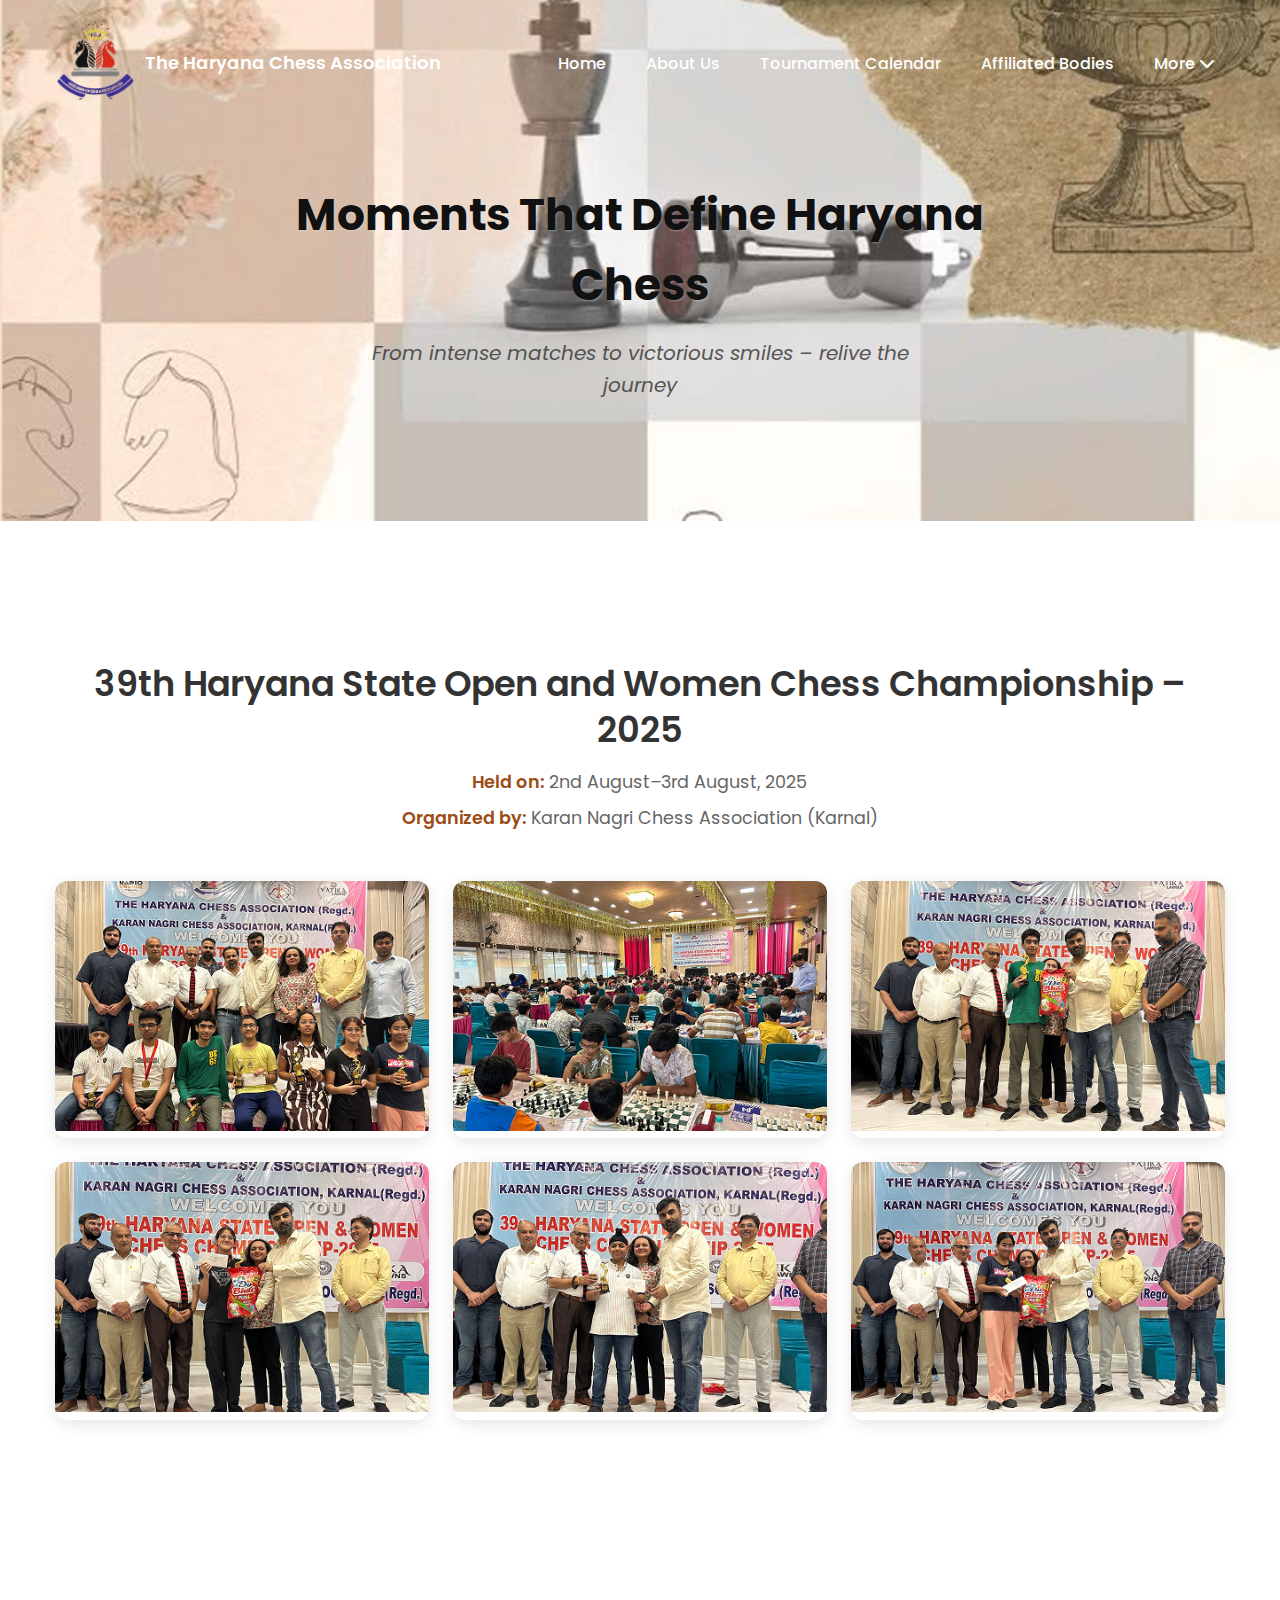
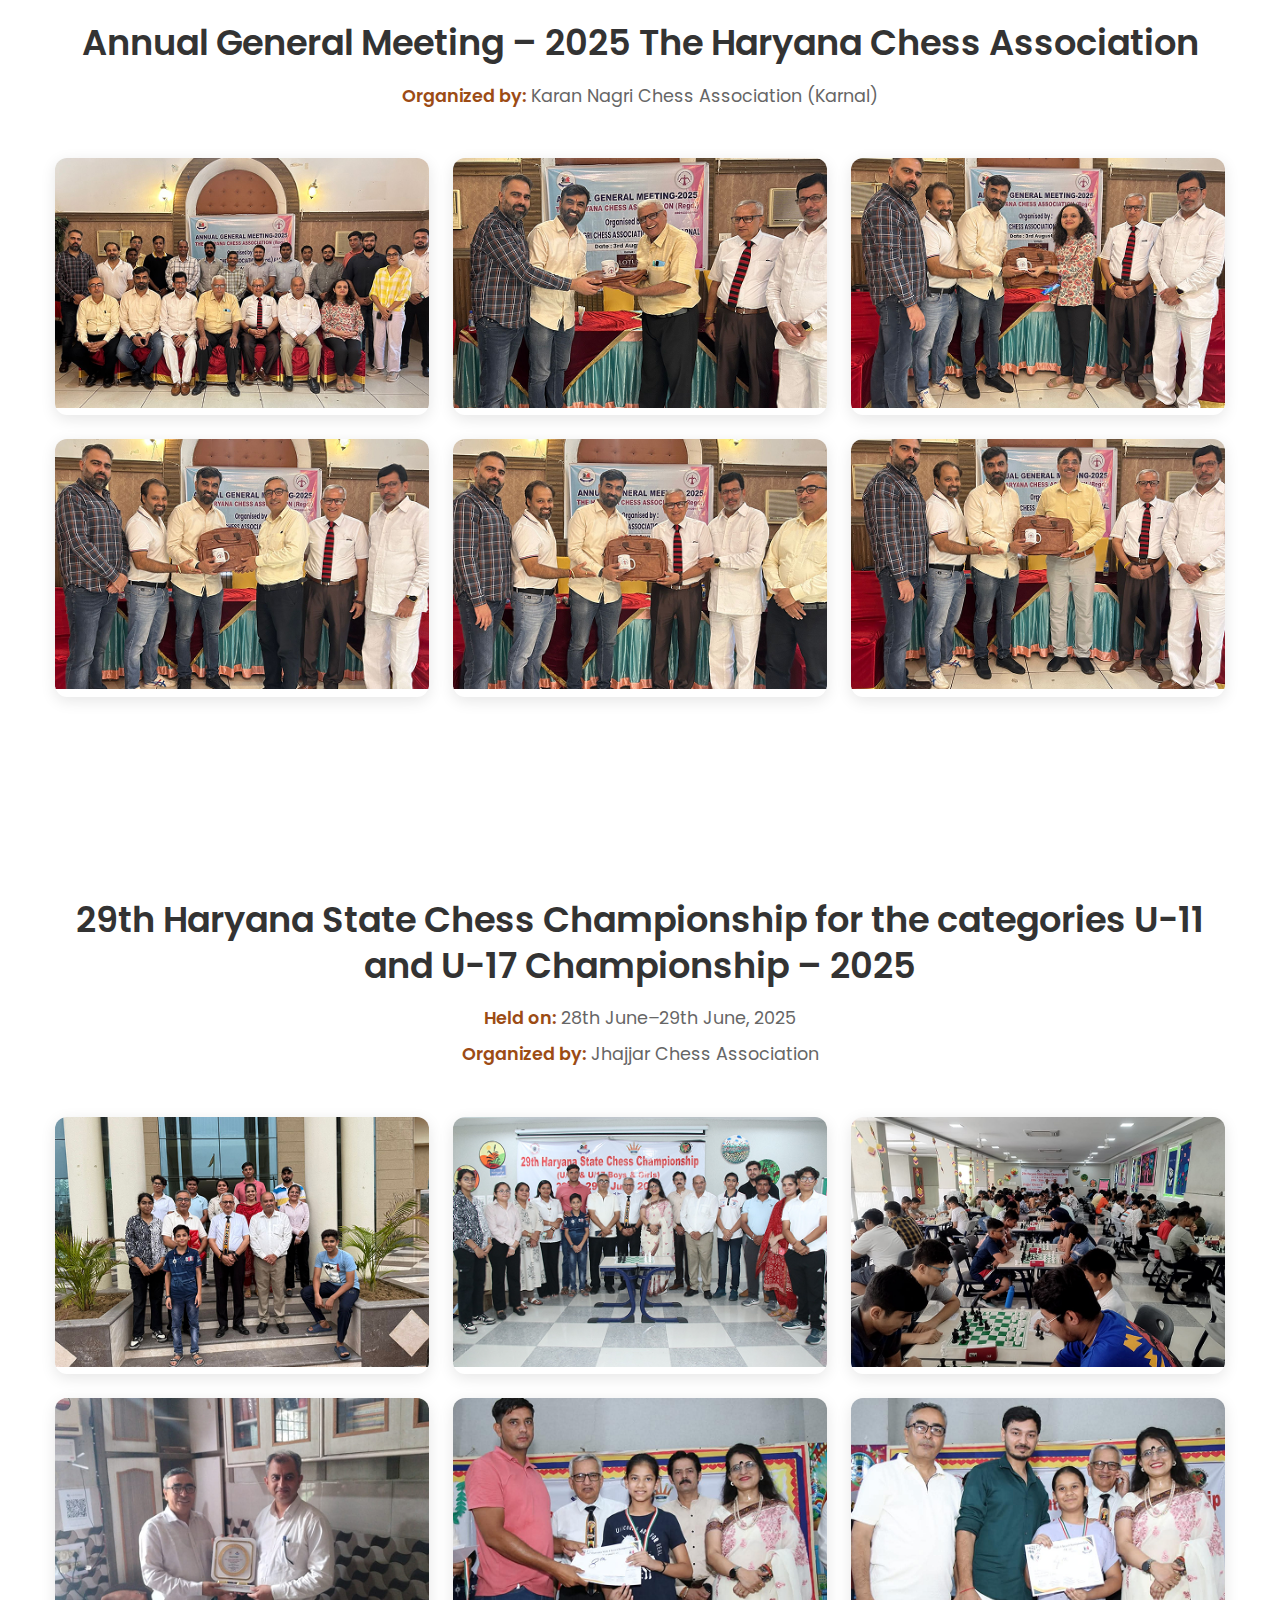
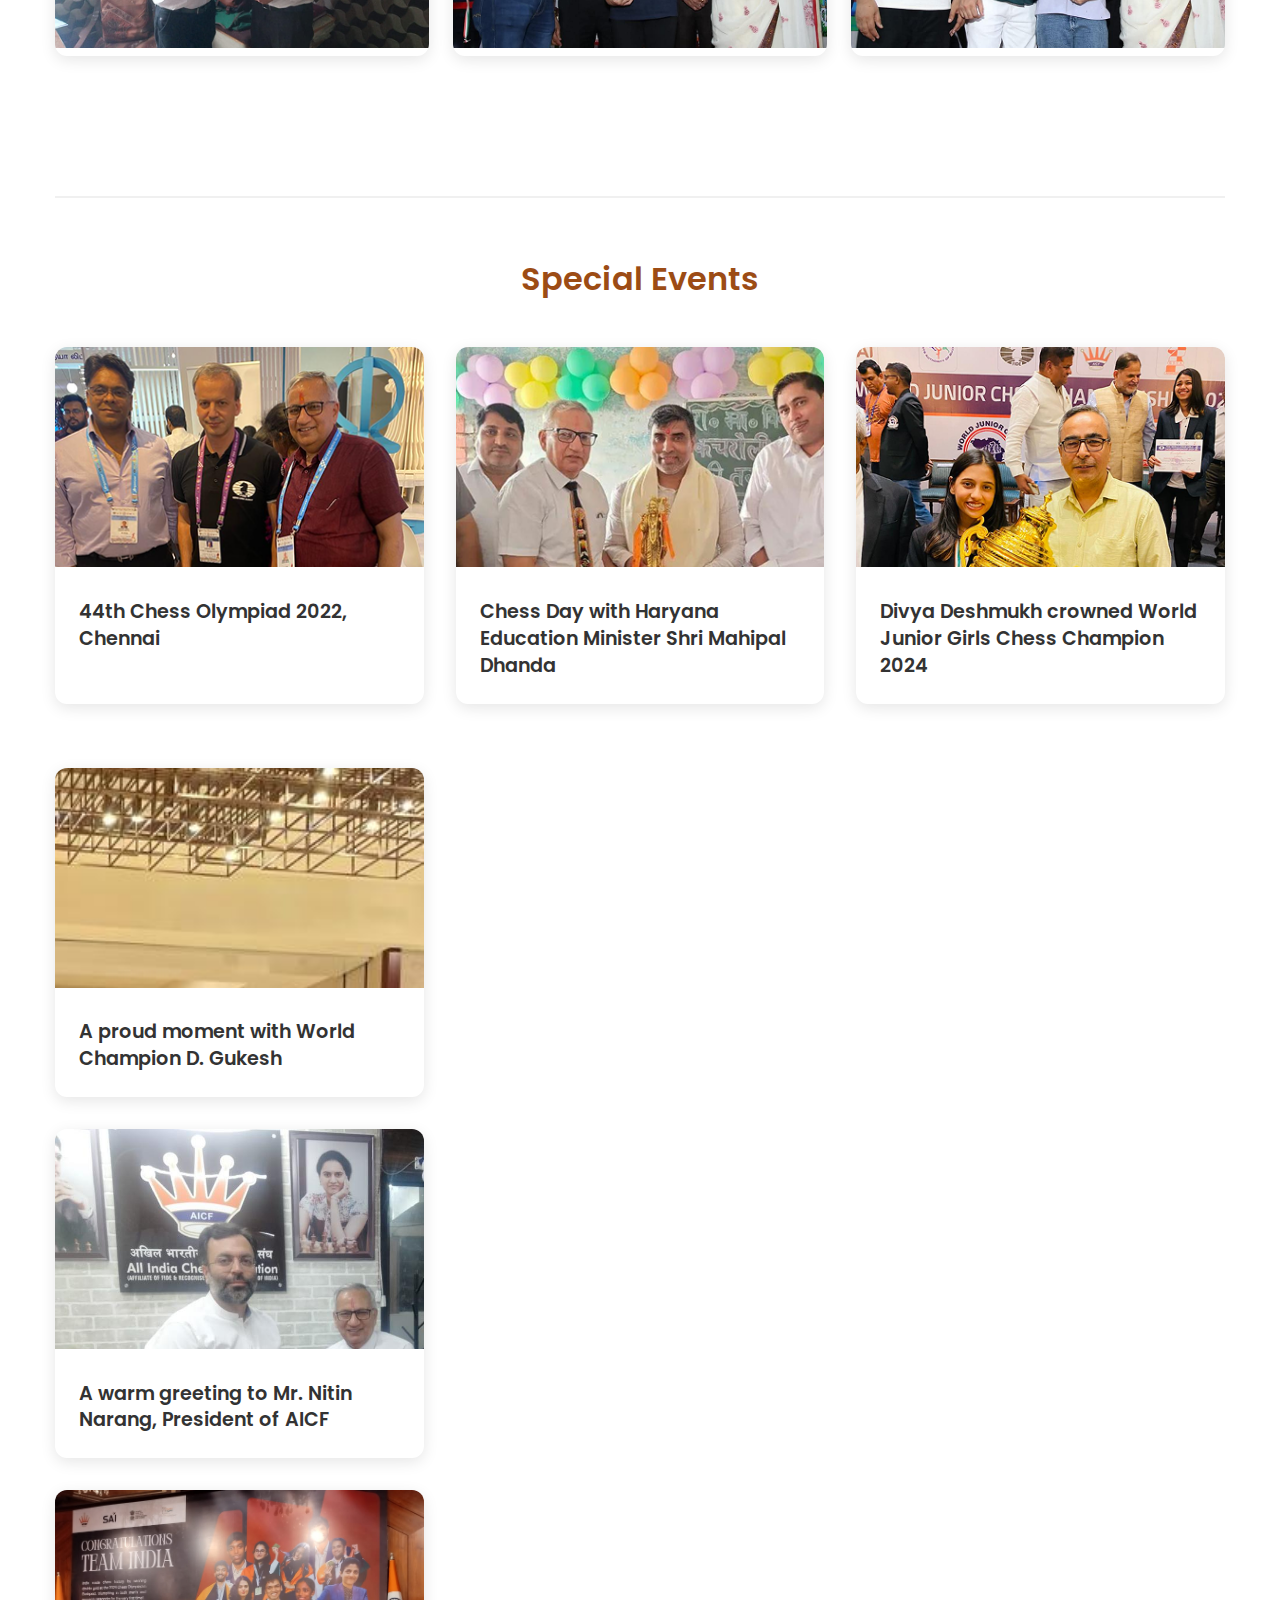
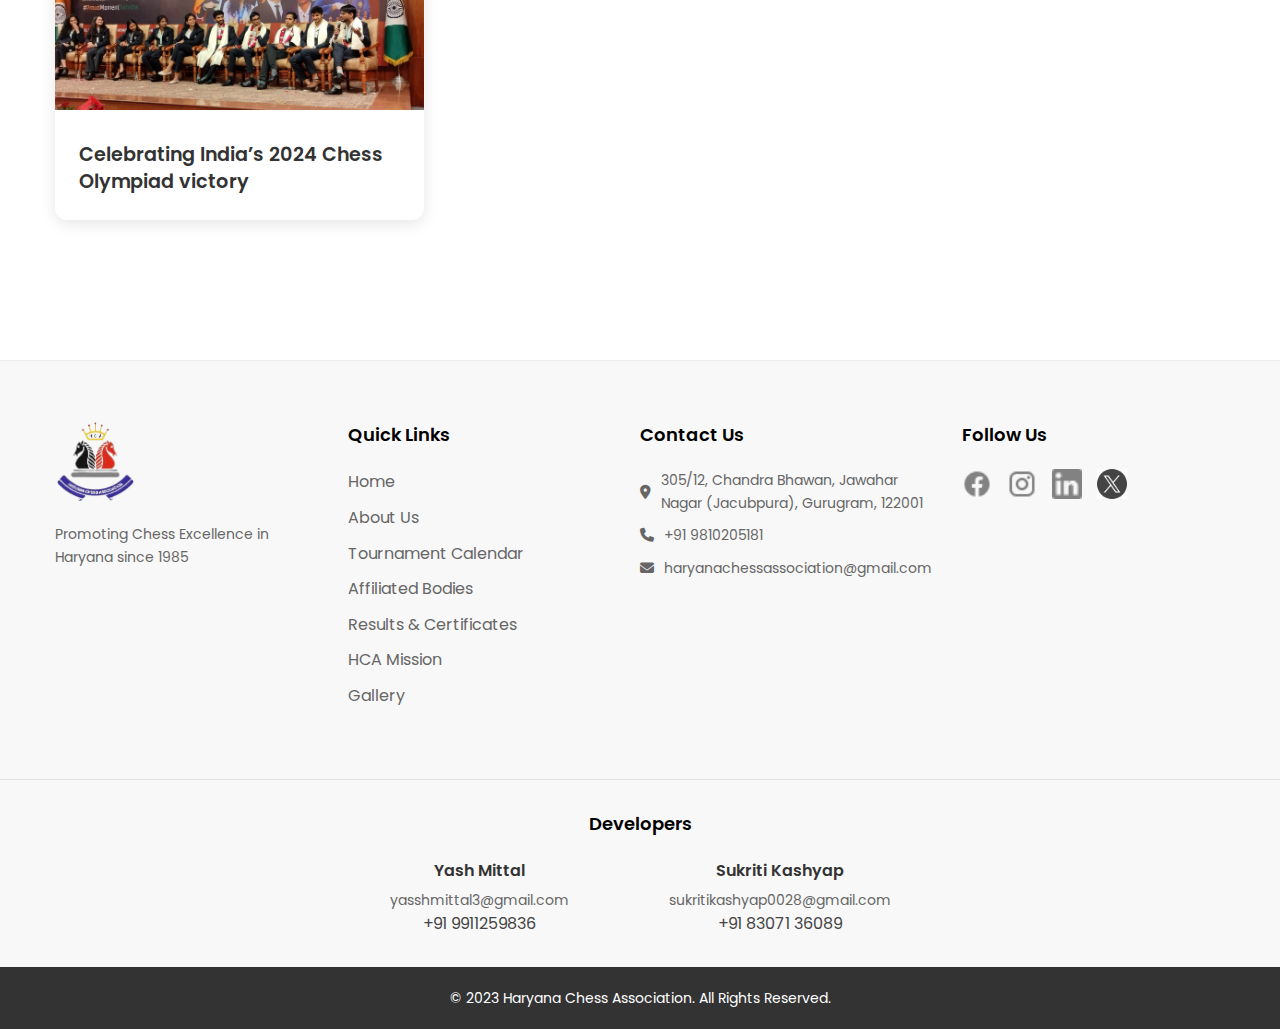
<file: gallery.html>
<!DOCTYPE html>
<html lang="en">
<head>
    <meta charset="UTF-8">
    <meta name="viewport" content="width=device-width, initial-scale=1.0">
    <title>Haryana Chess Association - Gallery</title>
    <link rel="stylesheet" href="css/style.css">
    <link rel="stylesheet" href="https://cdnjs.cloudflare.com/ajax/libs/font-awesome/6.4.0/css/all.min.css">
    <link href="https://fonts.googleapis.com/css2?family=Poppins:wght@300;400;500;600;700&display=swap" rel="stylesheet">
</head>
<body>
    <!-- Header / Navigation -->
    <header class="header">
        <div class="container">
            <div class="logo">
                <a href="index.html">
                    <img src="assets/home/logo_hca.png" alt="Haryana Chess Association Logo">
                </a>
                <div class="logo-text">The Haryana Chess Association</div>
            </div>
            <nav class="nav">
                <ul class="nav-list">
                    <li class="nav-item"><a href="index.html" class="nav-link">Home</a></li>
                    <li class="nav-item"><a href="about.html" class="nav-link">About Us</a></li>
                    <li class="nav-item"><a href="tournaments.html" class="nav-link">Tournament Calendar</a></li>
                    <li class="nav-item"><a href="affiliated.html" class="nav-link">Affiliated Bodies</a></li>
                    <li class="nav-item dropdown">
                        <a href="#" class="nav-link">More <i class="fas fa-chevron-down"></i></a>
                        <ul class="dropdown-menu">
                            <li><a href="results.html">Results & Certificates</a></li>
                            <li><a href="mission.html">HCA Mission</a></li>
                            <li><a href="gallery.html" class="active">Gallery</a></li>
                            <li><a href="gallery.html">Gallery</a></li>
                        </ul>
                    </li>
                </ul>
            </nav>
            <div class="mobile-menu-btn">
                <i class="fas fa-bars"></i>
            </div>
        </div>
    </header>

    <!-- Hero Section -->
    <section class="gallery-hero">
        <div class="container">
            <div class="hero-content">
                <h1>Moments That Define Haryana Chess</h1>
                <p>From intense matches to victorious smiles – relive the journey</p>
            </div>
        </div>
    </section>

    <!-- Main Gallery Section -->
    <main class="gallery-main">
        <div class="container">
            <!-- Section 1: 39th Haryana State Open Championship -->
            <section class="gallery-section">
                <div class="section-header">
                    <h2>39th Haryana State Open and Women Chess Championship – 2025</h2>
                    <div class="section-details">
                        <p><strong>Held on:</strong> 2nd August–3rd August, 2025</p>
                        <p><strong>Organized by:</strong> Karan Nagri Chess Association (Karnal)</p>
                    </div>
                </div>
                <div class="gallery-grid">
                    <div class="gallery-item">
                        <img src="assets/gallery/39th_open_1.png" alt="39th Open Championship Image 1">
                    </div>
                    <div class="gallery-item">
                        <img src="assets/gallery/39th_open_2.png" alt="39th Open Championship Image 2">
                    </div>
                    <div class="gallery-item">
                        <img src="assets/gallery/39th_open_3.png" alt="39th Open Championship Image 3">
                    </div>
                    <div class="gallery-item">
                        <img src="assets/gallery/39th_open_4.png" alt="39th Open Championship Image 4">
                    </div>
                    <div class="gallery-item">
                        <img src="assets/gallery/39th_open_5.png" alt="39th Open Championship Image 5">
                    </div>
                    <div class="gallery-item">
                        <img src="assets/gallery/39th_open_6.png" alt="39th Open Championship Image 6">
                    </div>
                </div>
            </section>

            <!-- Section 2: Annual General Meeting 2025 -->
            <section class="gallery-section">
                <div class="section-header">
                    <h2>Annual General Meeting – 2025 The Haryana Chess Association</h2>
                    <div class="section-details">
                        <p><strong>Organized by:</strong> Karan Nagri Chess Association (Karnal)</p>
                    </div>
                </div>
                <div class="gallery-grid">
                    <div class="gallery-item">
                        <img src="assets/gallery/agm_2025_1.png" alt="AGM 2025 Image 1">
                    </div>
                    <div class="gallery-item">
                        <img src="assets/gallery/agm_2025_2.png" alt="AGM 2025 Image 2">
                    </div>
                    <div class="gallery-item">
                        <img src="assets/gallery/agm_2025_3.png" alt="AGM 2025 Image 3">
                    </div>
                    <div class="gallery-item">
                        <img src="assets/gallery/agm_2025_4.png" alt="AGM 2025 Image 4">
                    </div>
                    <div class="gallery-item">
                        <img src="assets/gallery/agm_2025_5.png" alt="AGM 2025 Image 5">
                    </div>
                    <div class="gallery-item">
                        <img src="assets/gallery/agm_2025_6.png" alt="AGM 2025 Image 6">
                    </div>
                </div>
            </section>

            <!-- Section 3: 29th U-11 & U-17 Championship -->
            <section class="gallery-section">
                <div class="section-header">
                    <h2>29th Haryana State Chess Championship for the categories U-11 and U-17 Championship – 2025</h2>
                    <div class="section-details">
                        <p><strong>Held on:</strong> 28th June–29th June, 2025</p>
                        <p><strong>Organized by:</strong> Jhajjar Chess Association</p>
                    </div>
                </div>
                <div class="gallery-grid">
                    <div class="gallery-item">
                        <img src="assets/gallery/29th_u11u17_1.png" alt="29th U-11 U-17 Championship Image 1">
                    </div>
                    <div class="gallery-item">
                        <img src="assets/gallery/29th_u11u17_2.png" alt="29th U-11 U-17 Championship Image 2">
                    </div>
                    <div class="gallery-item">
                        <img src="assets/gallery/29th_u11u17_3.png" alt="29th U-11 U-17 Championship Image 3">
                    </div>
                    <div class="gallery-item">
                        <img src="assets/gallery/29th_u11u17_4.png" alt="29th U-11 U-17 Championship Image 4">
                    </div>
                    <div class="gallery-item">
                        <img src="assets/gallery/29th_u11u17_5.png" alt="29th U-11 U-17 Championship Image 5">
                    </div>
                    <div class="gallery-item">
                        <img src="assets/gallery/29th_u11u17_6.png" alt="29th U-11 U-17 Championship Image 6">
                    </div>
                </div>
            </section>

            <!-- Special Events Section -->
            <section class="special-events">
                <div class="section-header">
                    <h2>Special Events</h2>
                </div>
                <div class="special-events-grid">
                    <div class="special-event-card">
                        <div class="event-image">
                            <img src="assets/gallery/special_olympiad.png" alt="44th Chess Olympiad 2022">
                        </div>
                        <div class="event-content">
                            <h3>44th Chess Olympiad 2022, Chennai</h3>
                        </div>
                    </div>
                    <div class="special-event-card">
                        <div class="event-image">
                            <img src="assets/gallery/special_chessday.png" alt="Chess Day with Education Minister">
                        </div>
                        <div class="event-content">
                            <h3>Chess Day with Haryana Education Minister Shri Mahipal Dhanda</h3>
                        </div>
                    </div>
                    <div class="special-event-card">
                        <div class="event-image">
                            <img src="assets/gallery/special_divya.png" alt="Divya Deshmukh World Champion">
                        </div>
                        <div class="event-content">
                            <h3>Divya Deshmukh crowned World Junior Girls Chess Champion 2024</h3>
                        </div>
                    </div>
                    <!--hehddiewdeopdee-->
                    <div class="special-events-grid">
                    <div class="special-event-card">
                        <div class="event-image">
                            <img src="assets/gallery/special_gukesh.jpg" alt="A proud moment with World Champion D. Gukesh">
                        </div>
                        <div class="event-content">
                            <h3>A proud moment with World Champion D. Gukesh</h3>
                        </div>
                    </div>
                    
                    <div class="special-event-card">
                        <div class="event-image">
                            <img src="assets/gallery/special_aicf.jpg" alt="A warm greeting to Mr. Nitin Narang, President of AICF">
                        </div>
                        <div class="event-content">
                            <h3>A warm greeting to Mr. Nitin Narang, President of AICF</h3>
                        </div>
                    </div>
                    <div class="special-event-card">
                        <div class="event-image">
                            <img src="assets/gallery/special_all.jpg" alt="Celebrating India’s 2024 Chess Olympiad victory">
                        </div>
                        <div class="event-content">
                            <h3>Celebrating India’s 2024 Chess Olympiad victory</h3>
                        </div>
                    </div>
                    </div>
                    <!--hehddiewdeopdee-->
                </div>
            </section>
        </div>
    </main>

    <!-- Footer -->
    <footer class="footer">
        <div class="container">
            <div class="footer-top">
                <div class="footer-logo">
                    <img src="assets/home/logo_hca.png" alt="Haryana Chess Association Logo">
                    <p>Promoting Chess Excellence in Haryana since 1985</p>
                </div>
                <div class="footer-links">
                    <h3>Quick Links</h3>
                    <ul>
                        <li><a href="index.html">Home</a></li>
                        <li><a href="about.html">About Us</a></li>
                        <li><a href="tournaments.html">Tournament Calendar</a></li>
                        <li><a href="affiliated.html">Affiliated Bodies</a></li>
                        <li><a href="results.html">Results & Certificates</a></li>
                        <li><a href="mission.html">HCA Mission</a></li>
                        <li><a href="gallery.html">Gallery</a></li>
                    </ul>
                </div>
                <div class="footer-contact">
                    <h3>Contact Us</h3>
                    <p><i class="fas fa-map-marker-alt"></i>305/12, Chandra Bhawan, Jawahar Nagar (Jacubpura), Gurugram, 122001</p>
                    <p><i class="fas fa-phone"></i>+91 9810205181</p>
                    <p><i class="fas fa-envelope"></i>haryanachessassociation@gmail.com</p>
                </div>
                <div class="footer-social">
                    <h3>Follow Us</h3>
                    <div class="social-icons">
                        <a href="https://www.facebook.com/HaryanaChessAssociationHca/" class="social-icon" target="_blank"><img src="assets/home/Icon_facebook.png" alt="Facebook"></a>
                        <a href="https://www.instagram.com/haryana_chess_association?igsh=MXJ0cWt6amFybW10NA==" class="social-icon" target="_blank"><img src="assets/home/Icon_instagram.png" alt="Instagram"></a>
                        <a href="https://www.linkedin.com/" class="social-icon" target="_blank"><img src="assets/home/Icon_linkedin.png" alt="LinkedIn"></a>
                        <a href="https://x.com/chess_haryana" class="social-icon" target="_blank"><img src="assets/home/icon_twitter.png" alt="Twitter"></a>
                    </div>
                </div>
            </div>
        </div>
        <div class="footer-developers">
            <div class="container">
                <h3>Developers</h3>
                <div class="developer-row">
                    <div class="developer-item">
                        <p class="developer-name">Yash Mittal</p>
                        <p class="developer-email"><a href="mailto:yasshmittal3@gmail.com">yasshmittal3@gmail.com</a></p>
                        <p class="developer-phone no.">+91 9911259836</p>
                    </div>
                    <div class="developer-item">
                        <p class="developer-name">Sukriti Kashyap</p>
                        <p class="developer-email"><a href="mailto:sukritikashyap0028@gmail.com">sukritikashyap0028@gmail.com</a></p>
                        <p class="developer-phone no.">+91 83071 36089</p>
                    </div>
                </div>
            </div>
        </div>
        <div class="footer-bottom">
            <div class="container">
                <p>&copy; 2023 Haryana Chess Association. All Rights Reserved.</p>
            </div>
        </div>
    </footer>

    <!-- Lightbox Modal -->
    <div id="lightbox" class="lightbox">
        <span class="lightbox-close">&times;</span>
        <img class="lightbox-content" id="lightbox-img">
    </div>

    <script>
        // Lightbox functionality
        const lightbox = document.getElementById('lightbox');
        const lightboxImg = document.getElementById('lightbox-img');
        const lightboxClose = document.querySelector('.lightbox-close');
        const galleryImages = document.querySelectorAll('.gallery-item img');

        // Add click event to all gallery images
        galleryImages.forEach(img => {
            img.addEventListener('click', function() {
                lightbox.style.display = 'block';
                lightboxImg.src = this.src;
                lightboxImg.alt = this.alt;
            });
        });

        // Close lightbox when clicking the close button
        lightboxClose.addEventListener('click', function() {
            lightbox.style.display = 'none';
        });

        // Close lightbox when clicking outside the image
        lightbox.addEventListener('click', function(e) {
            if (e.target === lightbox) {
                lightbox.style.display = 'none';
            }
        });

        // Close lightbox with Escape key
        document.addEventListener('keydown', function(e) {
            if (e.key === 'Escape') {
                lightbox.style.display = 'none';
            }
        });
    </script>

    <script src="js/script.js"></script>
</body>
</html>
</file>
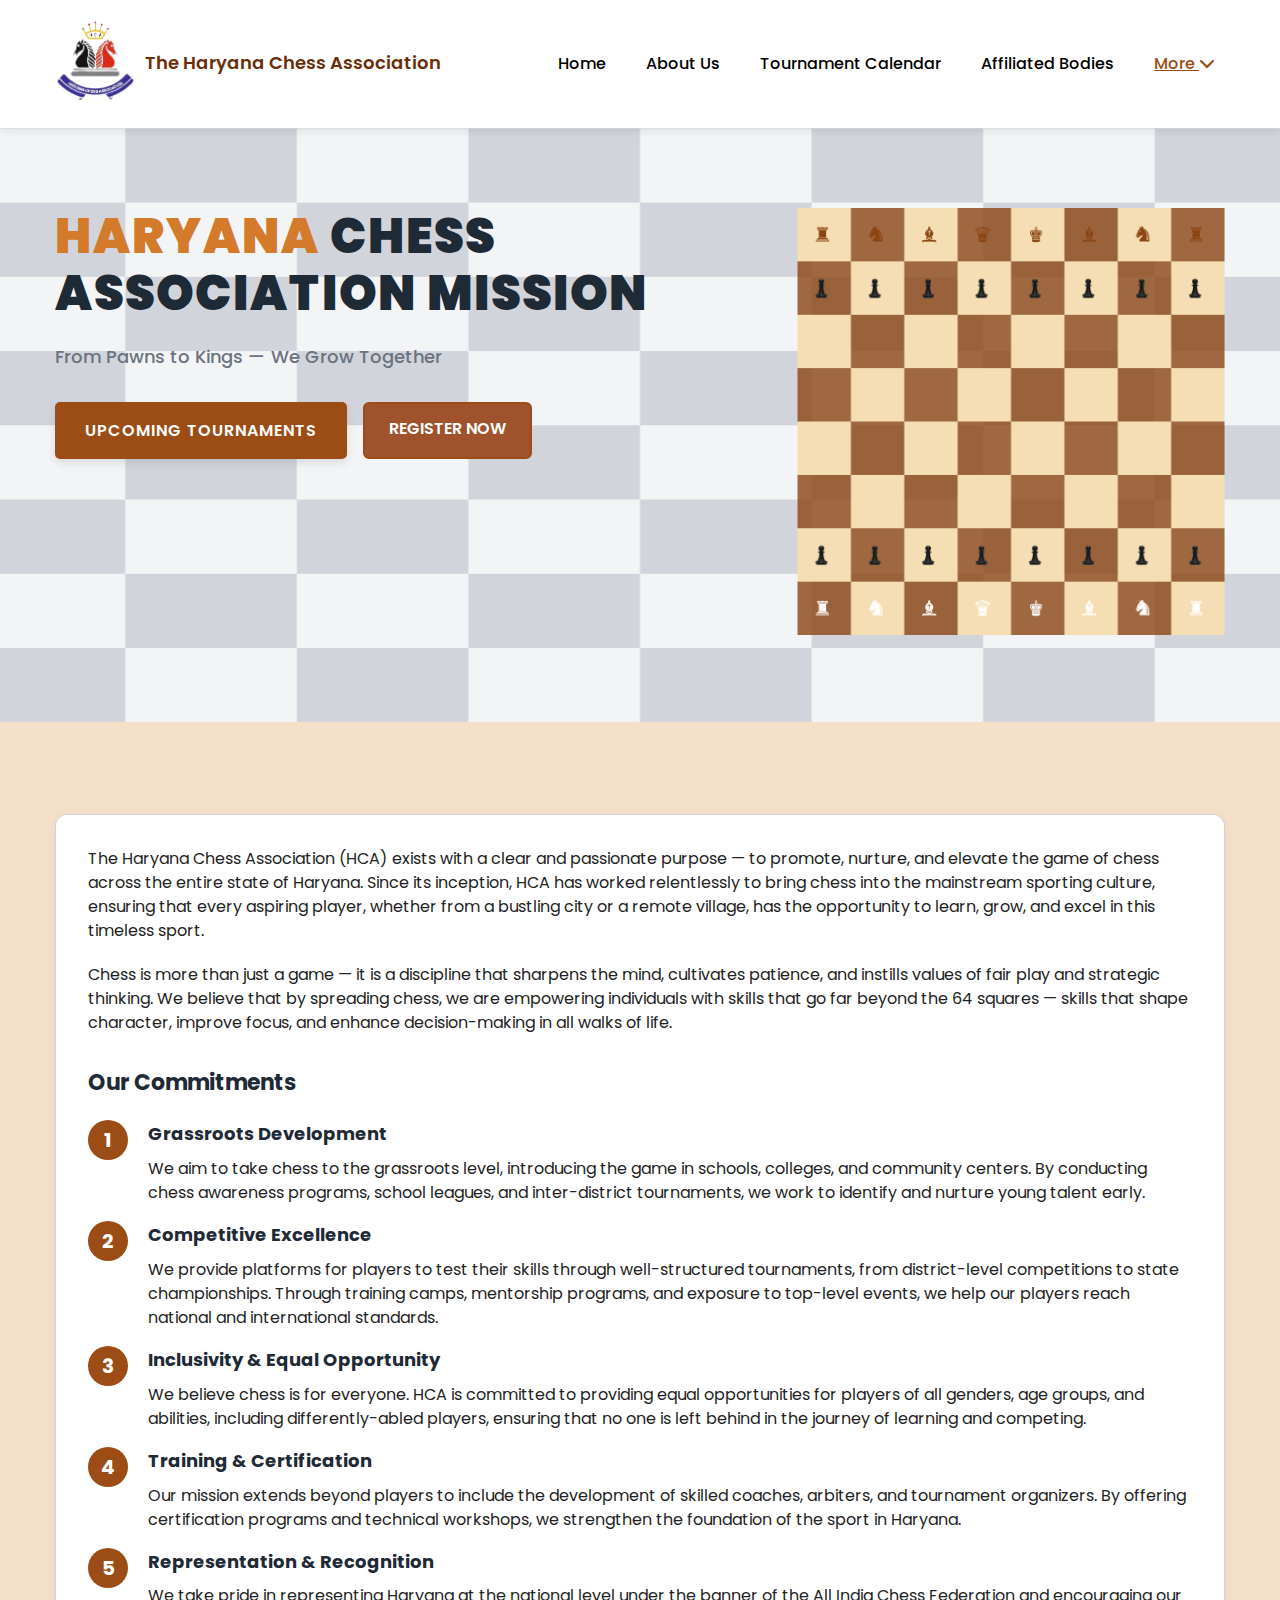
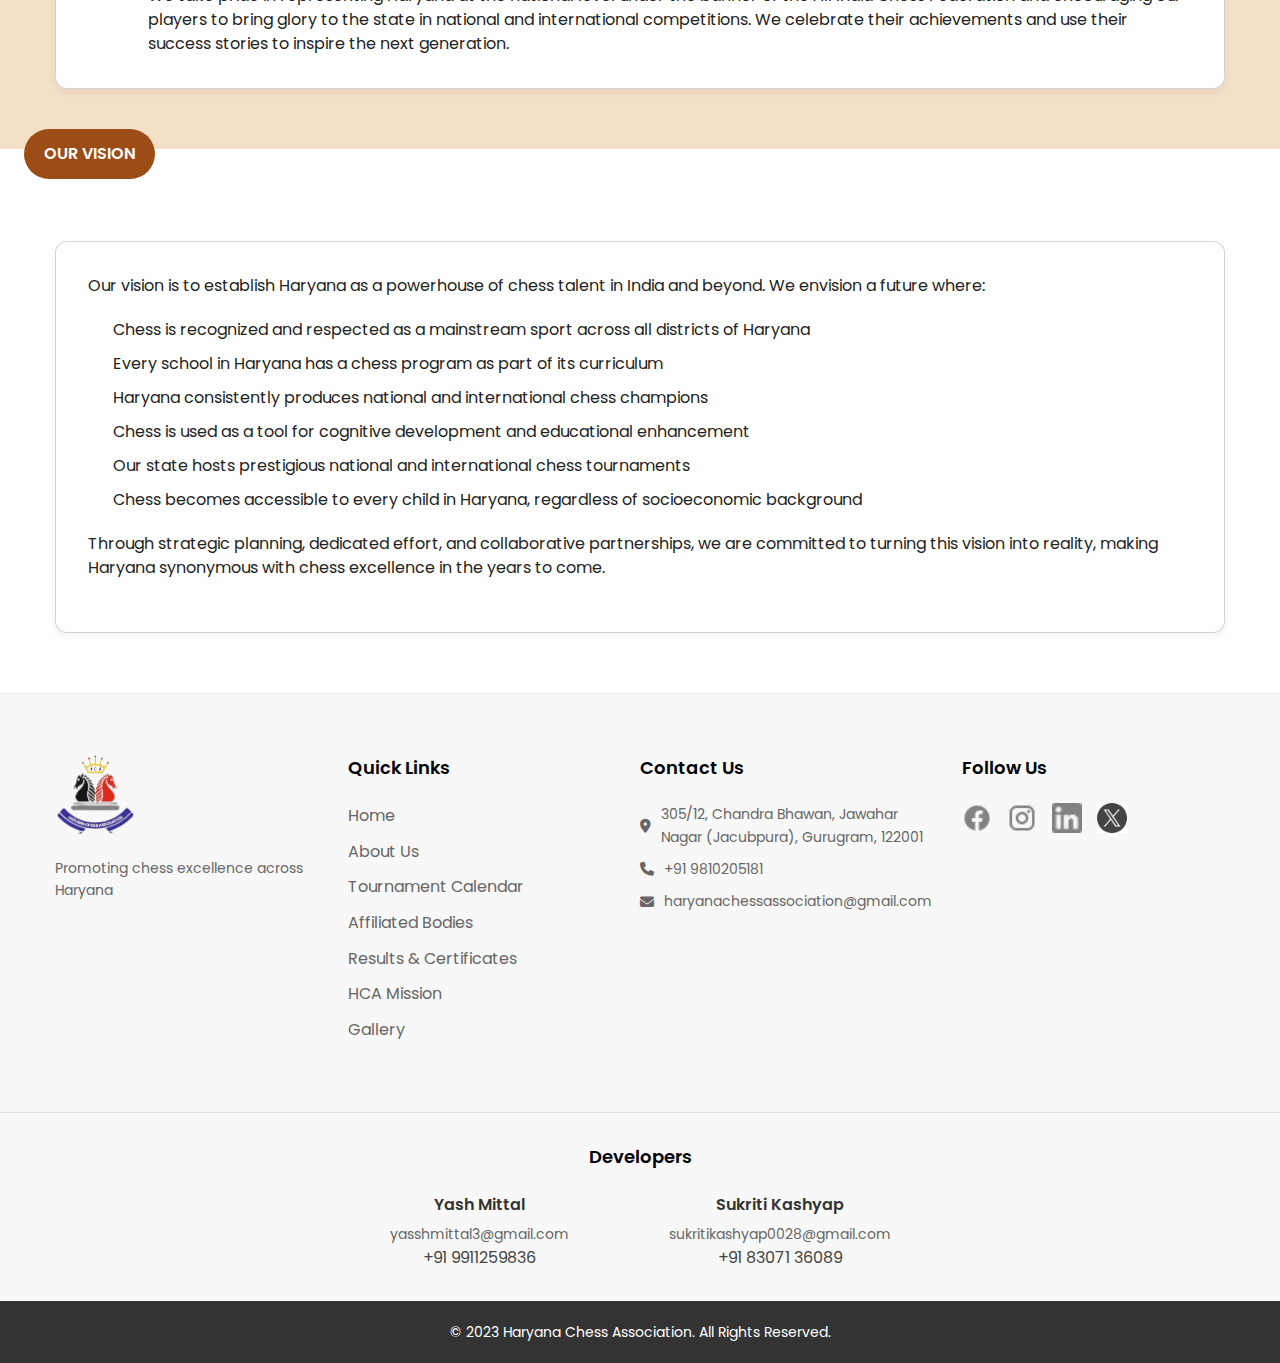
<file: mission.html>
<!DOCTYPE html>
<html lang="en">
<!--<head>
    <meta charset="UTF-8">
    <meta name="viewport" content="width=device-width, initial-scale=1.0">
    <title>Haryana Chess Association - Mission</title>
    <link rel="stylesheet" href="css/style.css">
    <link rel="stylesheet" href="https://cdnjs.cloudflare.com/ajax/libs/font-awesome/6.4.0/css/all.min.css">
    <link href="https://fonts.googleapis.com/css2?family=Poppins:wght@300;400;500;600;700&display=swap" rel="stylesheet">
</head>-->
<head>
  <meta charset="UTF-8">
  <meta name="viewport" content="width=device-width, initial-scale=1">

  <!-- SEO Title -->
  <title>Mission & Vision | Haryana Chess Association (HCA)</title>

  <!-- Primary SEO Meta -->
  <meta name="description" content="Discover the mission and vision of the Haryana Chess Association (HCA) - fostering chess excellence, promoting participation, and nurturing future champions across Haryana.">
  <meta name="keywords" content="Haryana Chess Association mission, HCA vision, chess development Haryana, promoting chess in Haryana, chess excellence Haryana">
  <meta name="author" content="Haryana Chess Association">
  <meta name="robots" content="index, follow">

  <!-- Canonical -->
  <link rel="canonical" href="https://www.haryanachess.com/mission">

  <!-- Open Graph / Facebook -->
  <meta property="og:type" content="website">
  <meta property="og:title" content="Mission & Vision | Haryana Chess Association (HCA)">
  <meta property="og:description" content="Learn about the mission & vision of HCA: promoting chess excellence, encouraging grassroots participation, and nurturing champions across Haryana.">
  <meta property="og:url" content="https://www.haryanachess.com/mission">
  <meta property="og:image" content="https://www.haryanachess.com/assets/favicon.jpg">
  <meta property="og:site_name" content="Haryana Chess Association (HCA)">
  <meta property="og:image:width" content="1200">
  <meta property="og:image:height" content="630">
  <meta property="og:locale" content="en_IN">

  <!-- Twitter Card -->
  <meta name="twitter:card" content="summary_large_image">
  <meta name="twitter:title" content="Mission & Vision | Haryana Chess Association (HCA)">
  <meta name="twitter:description" content="See the core mission & vision of HCA: to elevate chess in Haryana through excellence, inclusion, training & development.">
  <meta name="twitter:image" content="https://www.haryanachess.com/assets/favicon.jpg">
  <meta name="twitter:site" content="@chess_haryana">

  <!-- Favicon -->
  <link rel="icon" type="image/jpeg" href="https://www.haryanachess.com/assets/favicon.jpg">
  <link rel="apple-touch-icon" href="https://www.haryanachess.com/assets/favicon.jpg">
  <meta name="theme-color" content="#0b122b">

  <!-- Performance Hints -->
  <link rel="preconnect" href="https://fonts.gstatic.com" crossorigin>
  <link rel="dns-prefetch" href="https://cdnjs.cloudflare.com">
  <link rel="dns-prefetch" href="https://fonts.googleapis.com">

  <!-- CSS & Fonts -->
  <link rel="stylesheet" href="/css/style.css">
  <link rel="stylesheet" href="https://cdnjs.cloudflare.com/ajax/libs/font-awesome/6.4.0/css/all.min.css">
  <link href="https://fonts.googleapis.com/css2?family=Poppins:wght@300;400;500;600;700&display=swap" rel="stylesheet">

  <!-- Structured Data: Organization -->
  <script type="application/ld+json">
  {
    "@context": "https://schema.org",
    "@type": "Organization",
    "name": "Haryana Chess Association",
    "alternateName": "HCA",
    "url": "https://www.haryanachess.com",
    "logo": "https://www.haryanachess.com/assets/favicon.jpg",
    "sameAs": [
      "https://m.facebook.com/HaryanaChessAssociationHca/",
      "https://x.com/chess_haryana",
      "https://www.instagram.com/haryana_chess_association"
    ]
  }
  </script>

  <!-- Structured Data: WebPage (Mission & Vision) -->
  <script type="application/ld+json">
  {
    "@context": "https://schema.org",
    "@type": "WebPage",
    "name": "Mission & Vision - Haryana Chess Association",
    "url": "https://www.haryanachess.com/mission",
    "description": "Discover the mission & vision of the Haryana Chess Association: promoting chess excellence, participation across ages, and nurturing champions in Haryana."
  }
  </script>
</head>
<body>
    <!-- Header / Navigation -->
    <header class="header header-white">
        <div class="container">
            <div class="logo">
                <a href="index.html">
                    <img src="assets/home/logo_hca.png" alt="Haryana Chess Association Logo">
                </a>
                <div class="logo-text">The Haryana Chess Association</div>
            </div>
            <nav class="nav">
                <ul class="nav-list">
                    <li class="nav-item"><a href="index.html" class="nav-link">Home</a></li>
                    <li class="nav-item"><a href="about.html" class="nav-link">About Us</a></li>
                    <li class="nav-item"><a href="tournaments.html" class="nav-link">Tournament Calendar</a></li>
                    <li class="nav-item"><a href="affiliated.html" class="nav-link">Affiliated Bodies</a></li>
                    <li class="nav-item dropdown">
                        <a href="#" class="nav-link active">More <i class="fas fa-chevron-down"></i></a>
                        <ul class="dropdown-menu">
                            <li><a href="results.html">Results & Certificates</a></li>
                            <li><a href="mission.html" class="active">HCA Mission</a></li>
                            <li><a href="gallery.html">Gallery</a></li>
                        </ul>
                    </li>
                </ul>
            </nav>
            <div class="mobile-menu-btn">
                <i class="fas fa-bars"></i>
            </div>
        </div>
    </header>

    <!-- Hero Section -->
    <section class="mission-hero">
        <div class="container">
            <div class="mission-hero-content">
                <div class="mission-heading">
                    <h1><span class="orange">HARYANA</span> CHESS ASSOCIATION MISSION</h1>
                    <p class="mission-tagline">From Pawns to Kings — We Grow Together</p>
                    <div class="mission-buttons">
                        <a href="tournaments.html" class="btn btn-primary">UPCOMING TOURNAMENTS</a>
                        <a href="#" class="btn btn-secondary">REGISTER NOW</a>
                    </div>
                </div>
                <div class="mission-hero-image">
                    <img src="assets/mission/hero_chessboard.png" alt="Chess Board">
                </div>
            </div>
        </div>
    </section>

    <!-- Mission Statement & Commitments -->
    <section class="mission-statement">
        <div class="container">
            <div class="mission-card">
                <div class="mission-content">
                    <p>The Haryana Chess Association (HCA) exists with a clear and passionate purpose — to promote, nurture, and elevate the game of chess across the entire state of Haryana. Since its inception, HCA has worked relentlessly to bring chess into the mainstream sporting culture, ensuring that every aspiring player, whether from a bustling city or a remote village, has the opportunity to learn, grow, and excel in this timeless sport.</p>
                    <p>Chess is more than just a game — it is a discipline that sharpens the mind, cultivates patience, and instills values of fair play and strategic thinking. We believe that by spreading chess, we are empowering individuals with skills that go far beyond the 64 squares — skills that shape character, improve focus, and enhance decision-making in all walks of life.</p>
                    
                    <h2 class="commitments-heading">Our Commitments</h2>
                    <div class="commitments-list">
                        <div class="commitment-item">
                            <div class="commitment-number">1</div>
                            <div class="commitment-content">
                                <h3>Grassroots Development</h3>
                                <p>We aim to take chess to the grassroots level, introducing the game in schools, colleges, and community centers. By conducting chess awareness programs, school leagues, and inter-district tournaments, we work to identify and nurture young talent early.</p>
                            </div>
                        </div>
                        <div class="commitment-item">
                            <div class="commitment-number">2</div>
                            <div class="commitment-content">
                                <h3>Competitive Excellence</h3>
                                <p>We provide platforms for players to test their skills through well-structured tournaments, from district-level competitions to state championships. Through training camps, mentorship programs, and exposure to top-level events, we help our players reach national and international standards.</p>
                            </div>
                        </div>
                        <div class="commitment-item">
                            <div class="commitment-number">3</div>
                            <div class="commitment-content">
                                <h3>Inclusivity & Equal Opportunity</h3>
                                <p>We believe chess is for everyone. HCA is committed to providing equal opportunities for players of all genders, age groups, and abilities, including differently-abled players, ensuring that no one is left behind in the journey of learning and competing.</p>
                            </div>
                        </div>
                        <div class="commitment-item">
                            <div class="commitment-number">4</div>
                            <div class="commitment-content">
                                <h3>Training & Certification</h3>
                                <p>Our mission extends beyond players to include the development of skilled coaches, arbiters, and tournament organizers. By offering certification programs and technical workshops, we strengthen the foundation of the sport in Haryana.</p>
                            </div>
                        </div>
                        <div class="commitment-item">
                            <div class="commitment-number">5</div>
                            <div class="commitment-content">
                                <h3>Representation & Recognition</h3>
                                <p>We take pride in representing Haryana at the national level under the banner of the All India Chess Federation and encouraging our players to bring glory to the state in national and international competitions. We celebrate their achievements and use their success stories to inspire the next generation.</p>
                            </div>
                        </div>
                    </div>
                </div>
            </div>
        </div>
    </section>

    <!-- Vision Block -->
    <section class="vision-section">
        <div class="container">
            <div class="vision-label">OUR VISION</div>
            <div class="vision-card">
                <div class="vision-content">
                    <p>Our vision is to establish Haryana as a powerhouse of chess talent in India and beyond. We envision a future where:</p>
                    <ul class="vision-list">
                        <li>Chess is recognized and respected as a mainstream sport across all districts of Haryana</li>
                        <li>Every school in Haryana has a chess program as part of its curriculum</li>
                        <li>Haryana consistently produces national and international chess champions</li>
                        <li>Chess is used as a tool for cognitive development and educational enhancement</li>
                        <li>Our state hosts prestigious national and international chess tournaments</li>
                        <li>Chess becomes accessible to every child in Haryana, regardless of socioeconomic background</li>
                    </ul>
                    <p>Through strategic planning, dedicated effort, and collaborative partnerships, we are committed to turning this vision into reality, making Haryana synonymous with chess excellence in the years to come.</p>
                </div>
            </div>
        </div>
    </section>

    <!-- Footer -->
    <footer class="footer">
        <div class="container">
            <div class="footer-top">
                <div class="footer-logo">
                    <img src="assets/home/logo_hca.png" alt="Haryana Chess Association Logo">
                    <p>Promoting chess excellence across Haryana</p>
                </div>
                <div class="footer-links">
                    <h3>Quick Links</h3>
                    <ul>
                        <li><a href="index.html">Home</a></li>
                        <li><a href="about.html">About Us</a></li>
                        <li><a href="tournaments.html">Tournament Calendar</a></li>
                        <li><a href="affiliated.html">Affiliated Bodies</a></li>
                        <li><a href="results.html">Results & Certificates</a></li>
                        <li><a href="mission.html">HCA Mission</a></li>
                        <li><a href="gallery.html">Gallery</a></li>
                    </ul>
                </div>
                <div class="footer-contact">
                    <h3>Contact Us</h3>
                    <p><i class="fas fa-map-marker-alt"></i>305/12, Chandra Bhawan, Jawahar Nagar (Jacubpura), Gurugram, 122001</p>
                    <p><i class="fas fa-phone"></i>+91 9810205181</p>
                    <p><i class="fas fa-envelope"></i>haryanachessassociation@gmail.com</p>
                </div>
                <div class="footer-social">
                    <h3>Follow Us</h3>
                    <div class="social-icons">
                        <a href="https://www.facebook.com/HaryanaChessAssociationHca/" class="social-icon" target="_blank"><img src="assets/home/Icon_facebook.png" alt="Facebook"></a>
                        <a href="https://www.instagram.com/haryana_chess_association?igsh=MXJ0cWt6amFybW10NA==" class="social-icon" target="_blank"><img src="assets/home/Icon_instagram.png" alt="Instagram"></a>
                        <a href="https://www.linkedin.com/" class="social-icon" target="_blank"><img src="assets/home/Icon_linkedin.png" alt="LinkedIn"></a>
                        <a href="https://x.com/chess_haryana" class="social-icon" target="_blank"><img src="assets/home/icon_twitter.png" alt="Twitter"></a>
                    </div>
                </div>
            </div>
        </div>
        <!--<div class="footer-developers">
            <div class="container">
                <h3>Developers</h3>
                <div class="developer-item">
                        <p class="developer-name">Yash Mittal</p>
                        <p class="developer-email"><a href="mailto:yasshmittal3@gmail.com">yasshmittal3@gmail.com</a></p>
                        <p class="developer-phone no.">+91 9911259836</p>
                    </div>
                    <div class="developer-item">
                        <p class="developer-name">Sukriti Kashyap</p>
                        <p class="developer-email"><a href="mailto:sukritikashyap0028@gmail.com">sukritikashyap0028@gmail.com</a></p>
                        <p class="developer-phone no.">+91 83071 36089</p>
                    </div>                    
                </div>
            </div>
        </div>-->
        <div class="footer-developers">
            <div class="container">
                <h3>Developers</h3>
                <div class="developer-row">
                    <div class="developer-item">
                        <p class="developer-name">Yash Mittal</p>
                        <p class="developer-email"><a href="mailto:yasshmittal3@gmail.com">yasshmittal3@gmail.com</a></p>
                        <p class="developer-phone no.">+91 9911259836</p>
                    </div>
                    <div class="developer-item">
                        <p class="developer-name">Sukriti Kashyap</p>
                        <p class="developer-email"><a href="mailto:sukritikashyap0028@gmail.com">sukritikashyap0028@gmail.com</a></p>
                        <p class="developer-phone no.">+91 83071 36089</p>
                    </div>
                
                </div>
            </div>
        </div>
        <div class="footer-bottom">
            <div class="container">
                <p>&copy; 2023 Haryana Chess Association. All Rights Reserved.</p>
            </div>
        </div>
    </footer>

    <script src="js/script.js"></script>
</body>
</html>
</file>
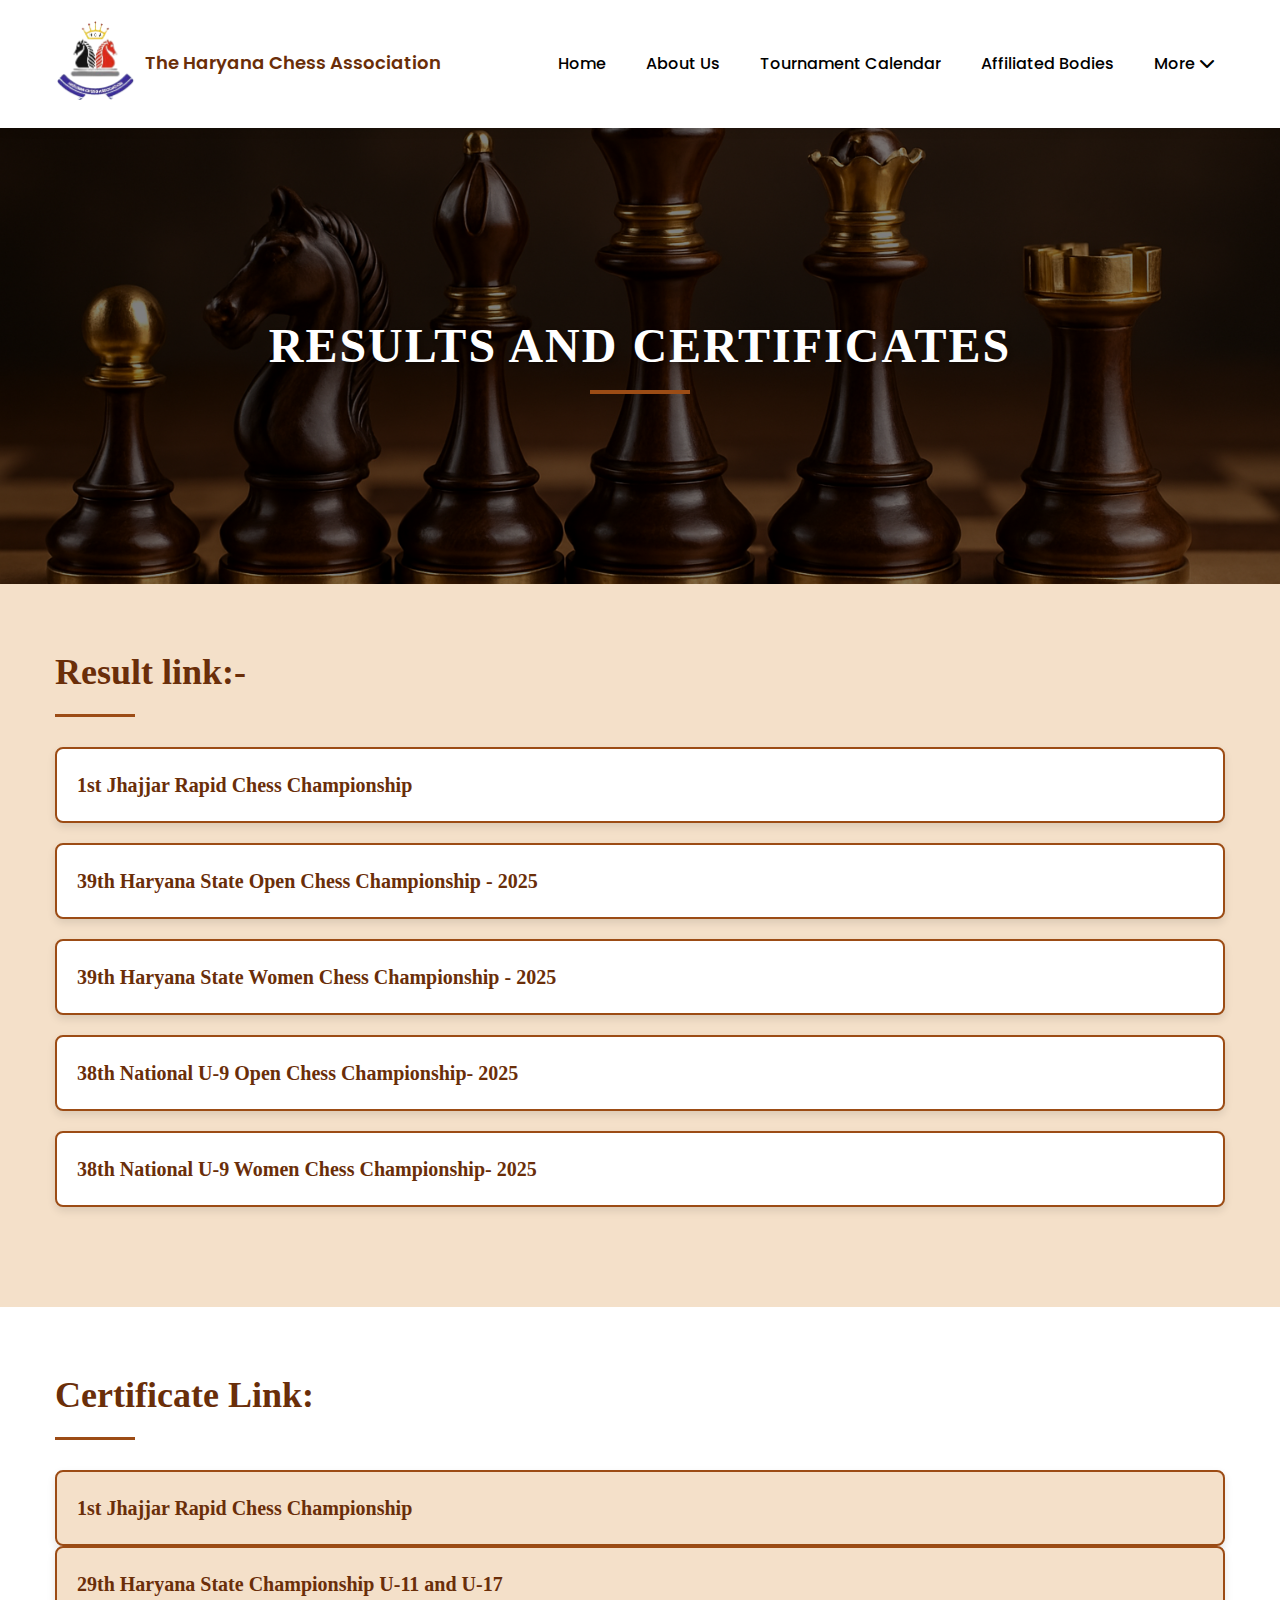
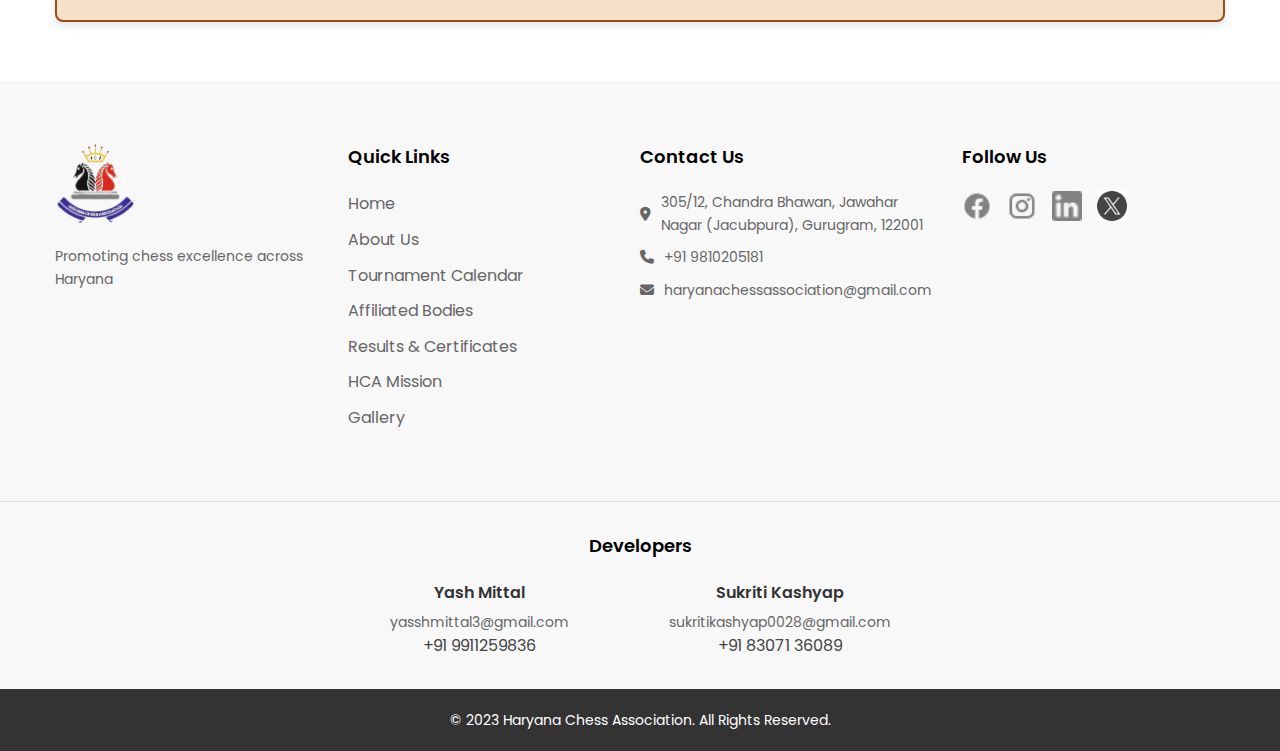
<file: results.html>
<!DOCTYPE html>
<html lang="en">
<!--<head>
    <meta charset="UTF-8">
    <meta name="viewport" content="width=device-width, initial-scale=1.0">
    <title>Haryana Chess Association - Results and Certificates</title>
    <link rel="stylesheet" href="css/style.css">
    <link rel="stylesheet" href="https://cdnjs.cloudflare.com/ajax/libs/font-awesome/6.4.0/css/all.min.css">
    <link href="https://fonts.googleapis.com/css2?family=Poppins:wght@300;400;500;600;700&display=swap" rel="stylesheet">
</head>-->
<head>
  <meta charset="UTF-8">
  <meta name="viewport" content="width=device-width, initial-scale=1">

  <!-- SEO Title -->
  <title>Results and Certificates | Haryana Chess Association (HCA)</title>

  <!-- Primary SEO Meta -->
  <meta name="description" content="View official results and download certificates from tournaments organized by the Haryana Chess Association (HCA), affiliated with AICF.">
  <meta name="keywords" content="HCA results, Haryana Chess certificates, Haryana Chess Association results, chess tournament results Haryana, HCA official certificates">
  <meta name="author" content="Haryana Chess Association">
  <meta name="robots" content="index, follow">

  <!-- Canonical -->
  <link rel="canonical" href="https://www.haryanachess.com/results">

  <!-- Open Graph / Facebook -->
  <meta property="og:type" content="website">
  <meta property="og:title" content="Results and Certificates | Haryana Chess Association (HCA)">
  <meta property="og:description" content="Check results and download certificates of tournaments conducted by HCA, the official chess body of Haryana affiliated with AICF.">
  <meta property="og:url" content="https://www.haryanachess.com/results">
  <meta property="og:image" content="https://www.haryanachess.com/assets/favicon.jpg">
  <meta property="og:site_name" content="Haryana Chess Association (HCA)">
  <meta property="og:image:width" content="1200">
  <meta property="og:image:height" content="630">
  <meta property="og:locale" content="en_IN">

  <!-- Twitter Card -->
  <meta name="twitter:card" content="summary_large_image">
  <meta name="twitter:title" content="Results and Certificates | Haryana Chess Association (HCA)">
  <meta name="twitter:description" content="Official tournament results and downloadable certificates from Haryana Chess Association (HCA), affiliated with AICF.">
  <meta name="twitter:image" content="https://www.haryanachess.com/assets/favicon.jpg">
  <meta name="twitter:site" content="@chess_haryana">

  <!-- Favicon -->
  <link rel="icon" type="image/jpeg" href="https://www.haryanachess.com/assets/favicon.jpg">
  <link rel="apple-touch-icon" href="https://www.haryanachess.com/assets/favicon.jpg">
  <meta name="theme-color" content="#0b122b">

  <!-- Performance Hints -->
  <link rel="preconnect" href="https://fonts.gstatic.com" crossorigin>
  <link rel="dns-prefetch" href="https://cdnjs.cloudflare.com">
  <link rel="dns-prefetch" href="https://fonts.googleapis.com">

  <!-- CSS & Fonts -->
  <link rel="stylesheet" href="css/style.css">
  <link rel="stylesheet" href="https://cdnjs.cloudflare.com/ajax/libs/font-awesome/6.4.0/css/all.min.css">
  <link href="https://fonts.googleapis.com/css2?family=Poppins:wght@300;400;500;600;700&display=swap" rel="stylesheet">

  <!-- Structured Data: Organization -->
  <script type="application/ld+json">
  {
    "@context": "https://schema.org",
    "@type": "Organization",
    "name": "Haryana Chess Association",
    "alternateName": "HCA",
    "url": "https://www.haryanachess.com",
    "logo": "https://www.haryanachess.com/assets/favicon.jpg",
    "sameAs": [
      "https://m.facebook.com/HaryanaChessAssociationHca/",
      "https://x.com/chess_haryana",
      "https://www.instagram.com/haryana_chess_association"
    ]
  }
  </script>

  <!-- Structured Data: WebPage (Results and Certificates) -->
  <script type="application/ld+json">
  {
    "@context": "https://schema.org",
    "@type": "WebPage",
    "name": "Results and Certificates - Haryana Chess Association",
    "url": "https://www.haryanachess.com/results",
    "description": "Access official chess tournament results and certificates issued by the Haryana Chess Association (HCA)."
  }
  </script>
</head>
<body>
    <!-- Header / Navigation -->
    <header class="header header-white">
        <div class="container">
            <div class="logo">
                <a href="index.html">
                    <img src="assets/home/logo_hca.png" alt="Haryana Chess Association Logo">
                </a>
                <div class="logo-text">The Haryana Chess Association</div>
            </div>
            <nav class="nav">
                <ul class="nav-list">
                    <li class="nav-item"><a href="index.html" class="nav-link">Home</a></li>
                    <li class="nav-item"><a href="about.html" class="nav-link">About Us</a></li>
                    <li class="nav-item"><a href="tournaments.html" class="nav-link">Tournament Calendar</a></li>
                    <li class="nav-item"><a href="affiliated.html" class="nav-link">Affiliated Bodies</a></li>
                    <li class="nav-item dropdown">
                        <a href="#" class="nav-link">More <i class="fas fa-chevron-down"></i></a>
                        <ul class="dropdown-menu">
                            <li><a href="results.html" class="active">Results & Certificates</a></li>
                            <li><a href="mission.html">HCA Mission</a></li>
                            <li><a href="gallery.html">Gallery</a></li>
                        </ul>
                    </li>
                </ul>
            </nav>
            <div class="mobile-menu-btn">
                <i class="fas fa-bars"></i>
            </div>
        </div>
    </header>

    <!-- Hero Section -->
    <section class="results-hero">
        <div class="hero-overlay"></div>
        <div class="container">
            <h1 class="results-title">Results and Certificates</h1>
        </div>
    </section>

    <!-- Results Section -->
    <section class="results-section">
        <div class="container">
            <h2 class="results-heading">Result link:-</h2>
            <div class="results-links">
                <!--<a href="https://docs.google.com/spreadsheets/d/1yBjQQo_9wYwd2vHZUe3cvIEB3SwNCuld/edit?usp=drive_link&ouid=117451317446928535181&rtpof=true&sd=true" class="result-link" target="_blank">
                    <div class="result-item">
                        <h3>39th Haryana State Open Chess Championship - 2025</h3>
                    </div>
                </a>-->
                <a href="https://docs.google.com/spreadsheets/d/1MACqck0Ez0xAIXZsZP2dCXaCaoK2TiTU/edit?usp=drivesdk&ouid=108215962745729437485&rtpof=true&sd=true" class="result-link" target="_blank">
                    <div class="result-item">
                        <h3>1st Jhajjar Rapid Chess Championship</h3>
                    </div>
                </a>
                <a href="https://docs.google.com/spreadsheets/d/1yBjQQo_9wYwd2vHZUe3cvIEB3SwNCuld/edit?usp=drive_link&ouid=117451317446928535181&rtpof=true&sd=true" class="result-link" target="_blank">
                    <div class="result-item">
                        <h3>39th Haryana State Open Chess Championship - 2025</h3>
                    </div>
                </a>
                <a href="https://docs.google.com/spreadsheets/d/1pDxfLhqX1Ksb2C3mQ6loQPv0uzXhPbl5/edit?usp=drive_link&ouid=117451317446928535181&rtpof=true&sd=true" class="result-link" target="_blank">
                    <div class="result-item">
                        <h3>39th Haryana State Women Chess Championship - 2025</h3>
                    </div>
                </a>
                <a href="https://docs.google.com/spreadsheets/d/1Z47Nx9yMLx3unUkGMffdBD3mxxotqzcw/edit?usp=drive_link&ouid=117451317446928535181&rtpof=true&sd=true" class="result-link" target="_blank">
                    <div class="result-item">
                        <h3>38th National U-9 Open Chess Championship- 2025</h3>
                    </div>
                </a>
                <a href="https://docs.google.com/spreadsheets/d/1bsnm8iePp9VdOoPpawozalWklFZc1yIE/edit?usp=drive_link&ouid=117451317446928535181&rtpof=true&sd=true" class="result-link" target="_blank">
                    <div class="result-item">
                        <h3>38th National U-9 Women Chess Championship- 2025</h3>
                    </div>
                </a>
            </div>
        </div>
    </section>

    <!-- Certificates Section -->
    <section class="certificates-section">
        <div class="container">
            <h2 class="certificates-heading">Certificate Link:</h2>
            <!--<div class="certificates-links">
                <a href="https://docs.google.com/spreadsheets/d/1gkZHTVol-m5MXrIUlzmjsQ-EQ1yNQIyNyzrH_2-VrLs/edit?usp=sharing" class="certificate-link" target="_blank">
                    <div class="certificate-item">
                        <h3>29th Haryana State Championship U-11 and U-17</h3>
                    </div>
                </a>
            </div>-->
            <div class="certificates-links">
                <a href="https://drive.google.com/drive/folders/16i6dtvpVUpI7L449CDYT5TxRsP4P1cj6?usp=drive_link" class="certificate-link" target="_blank">
                    <div class="certificate-item">
                        <h3>1st Jhajjar Rapid Chess Championship</h3>
                    </div>
                </a>
            </div>
            <div class="certificates-links">
                <a href="https://docs.google.com/spreadsheets/d/1gkZHTVol-m5MXrIUlzmjsQ-EQ1yNQIyNyzrH_2-VrLs/edit?usp=sharing" class="certificate-link" target="_blank">
                    <div class="certificate-item">
                        <h3>29th Haryana State Championship U-11 and U-17</h3>
                    </div>
                </a>
            </div>
        </div>
    </section>

    <!-- Footer -->
    <footer class="footer">
        <div class="container">
            <div class="footer-top">
                <div class="footer-logo">
                    <img src="assets/home/logo_hca.png" alt="Haryana Chess Association Logo">
                    <p>Promoting chess excellence across Haryana</p>
                </div>
                <div class="footer-links">
                    <h3>Quick Links</h3>
                    <ul>
                        <li><a href="index.html">Home</a></li>
                        <li><a href="about.html">About Us</a></li>
                        <li><a href="tournaments.html">Tournament Calendar</a></li>
                        <li><a href="affiliated.html">Affiliated Bodies</a></li>
                        <li><a href="results.html">Results & Certificates</a></li>
                        <li><a href="mission.html">HCA Mission</a></li>
                        <li><a href="gallery.html">Gallery</a></li>
                    </ul>
                </div>
                <div class="footer-contact">
                    <h3>Contact Us</h3>
                    <p><i class="fas fa-map-marker-alt"></i>305/12, Chandra Bhawan, Jawahar Nagar (Jacubpura), Gurugram, 122001</p>
                    <p><i class="fas fa-phone"></i>+91 9810205181</p>
                    <p><i class="fas fa-envelope"></i>haryanachessassociation@gmail.com</p>
                </div>
                <div class="footer-social">
                    <h3>Follow Us</h3>
                    <div class="social-icons">
                        <a href="https://www.facebook.com/HaryanaChessAssociationHca/" class="social-icon" target="_blank"><img src="assets/home/Icon_facebook.png" alt="Facebook"></a>
                        <a href="https://www.instagram.com/haryana_chess_association?igsh=MXJ0cWt6amFybW10NA==" class="social-icon" target="_blank"><img src="assets/home/Icon_instagram.png" alt="Instagram"></a>
                        <a href="https://www.linkedin.com/" class="social-icon" target="_blank"><img src="assets/home/Icon_linkedin.png" alt="LinkedIn"></a>
                        <a href="https://x.com/chess_haryana" class="social-icon" target="_blank"><img src="assets/home/icon_twitter.png" alt="Twitter"></a>
                    </div>
                </div>
            </div>
        </div>
        <div class="footer-developers">
            <div class="container">
                <h3>Developers</h3>
                <div class="developer-row">
                    <div class="developer-item">
                        <p class="developer-name">Yash Mittal</p>
                        <p class="developer-email"><a href="mailto:yasshmittal3@gmail.com">yasshmittal3@gmail.com</a></p>
                        <p class="developer-phone no.">+91 9911259836</p>
                    </div>
                    <div class="developer-item">
                        <p class="developer-name">Sukriti Kashyap</p>
                        <p class="developer-email"><a href="mailto:sukritikashyap0028@gmail.com">sukritikashyap0028@gmail.com</a></p>
                        <p class="developer-phone no.">+91 83071 36089</p>
                    </div>
                </div>
            </div>
        </div>
        <div class="footer-bottom">
            <div class="container">
                <p>&copy; 2023 Haryana Chess Association. All Rights Reserved.</p>
            </div>
        </div>
    </footer>

    <script src="js/script.js"></script>
</body>
</html>
</file>
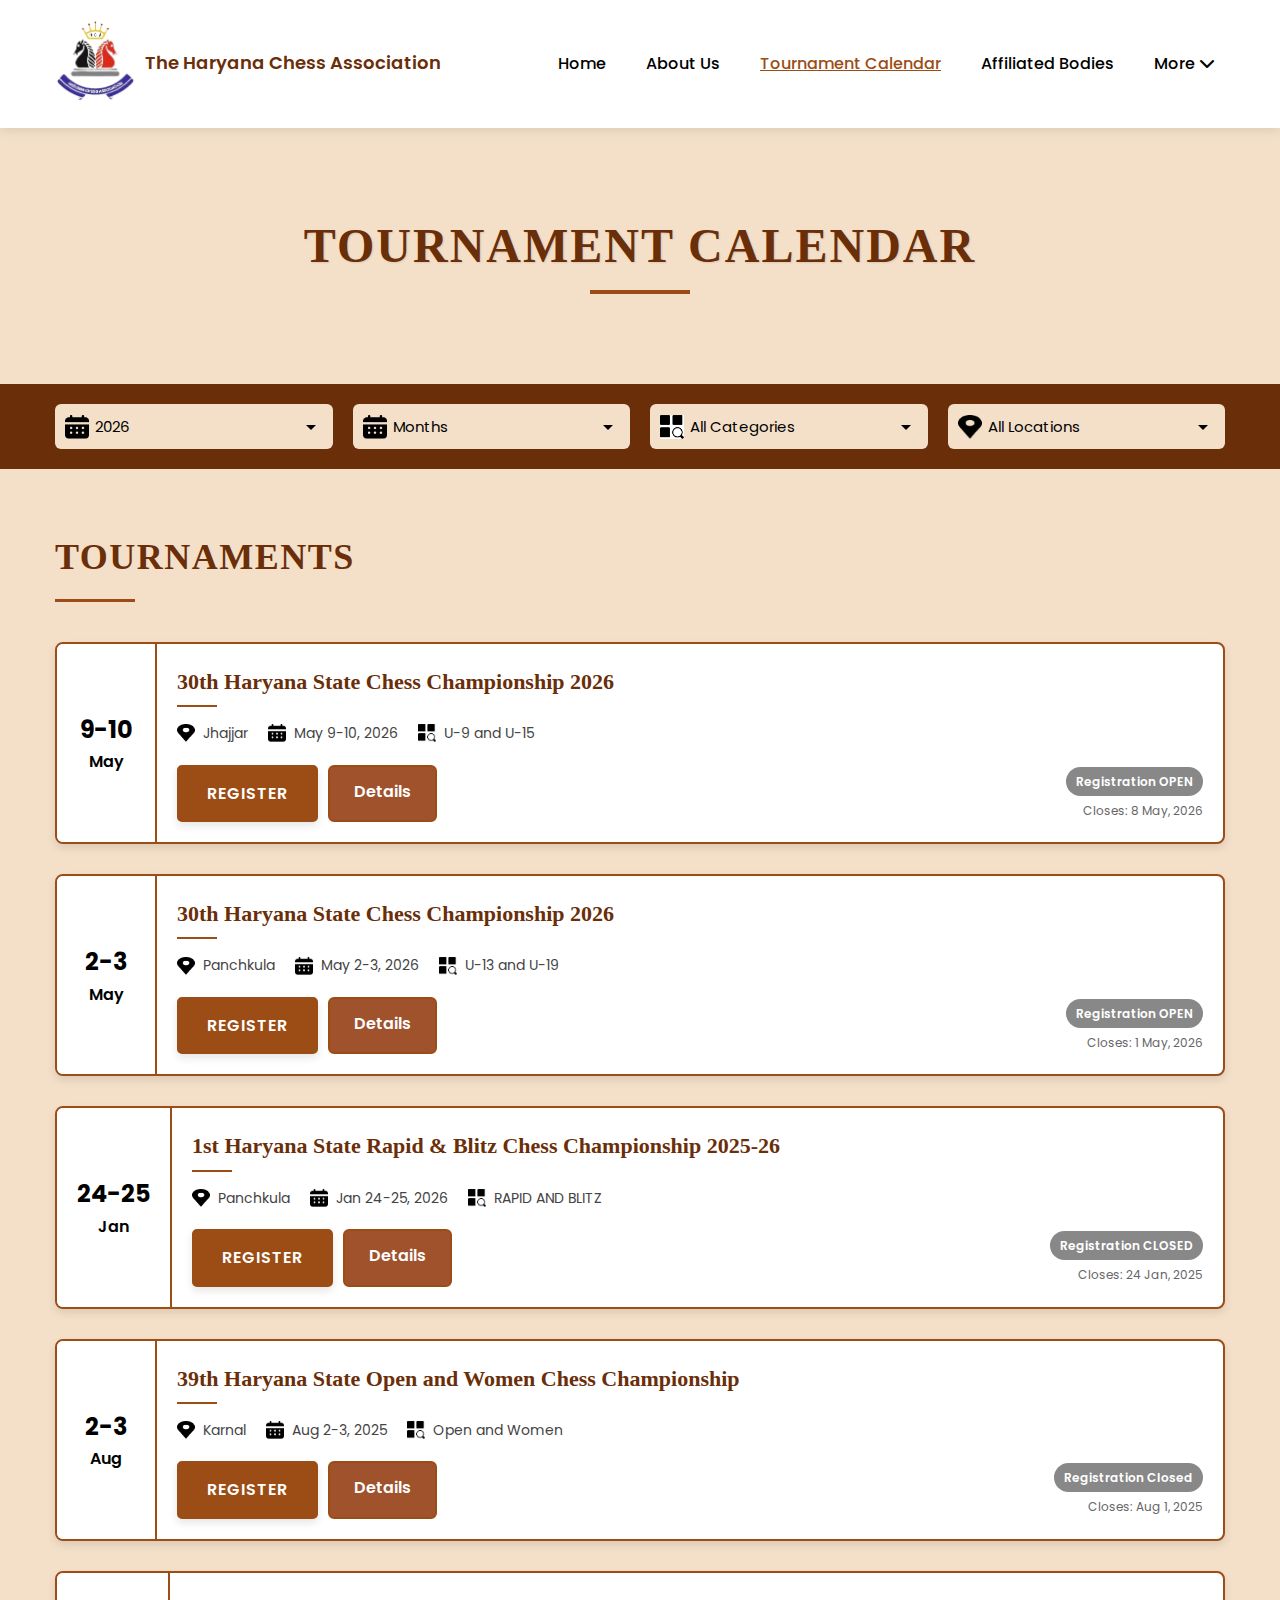
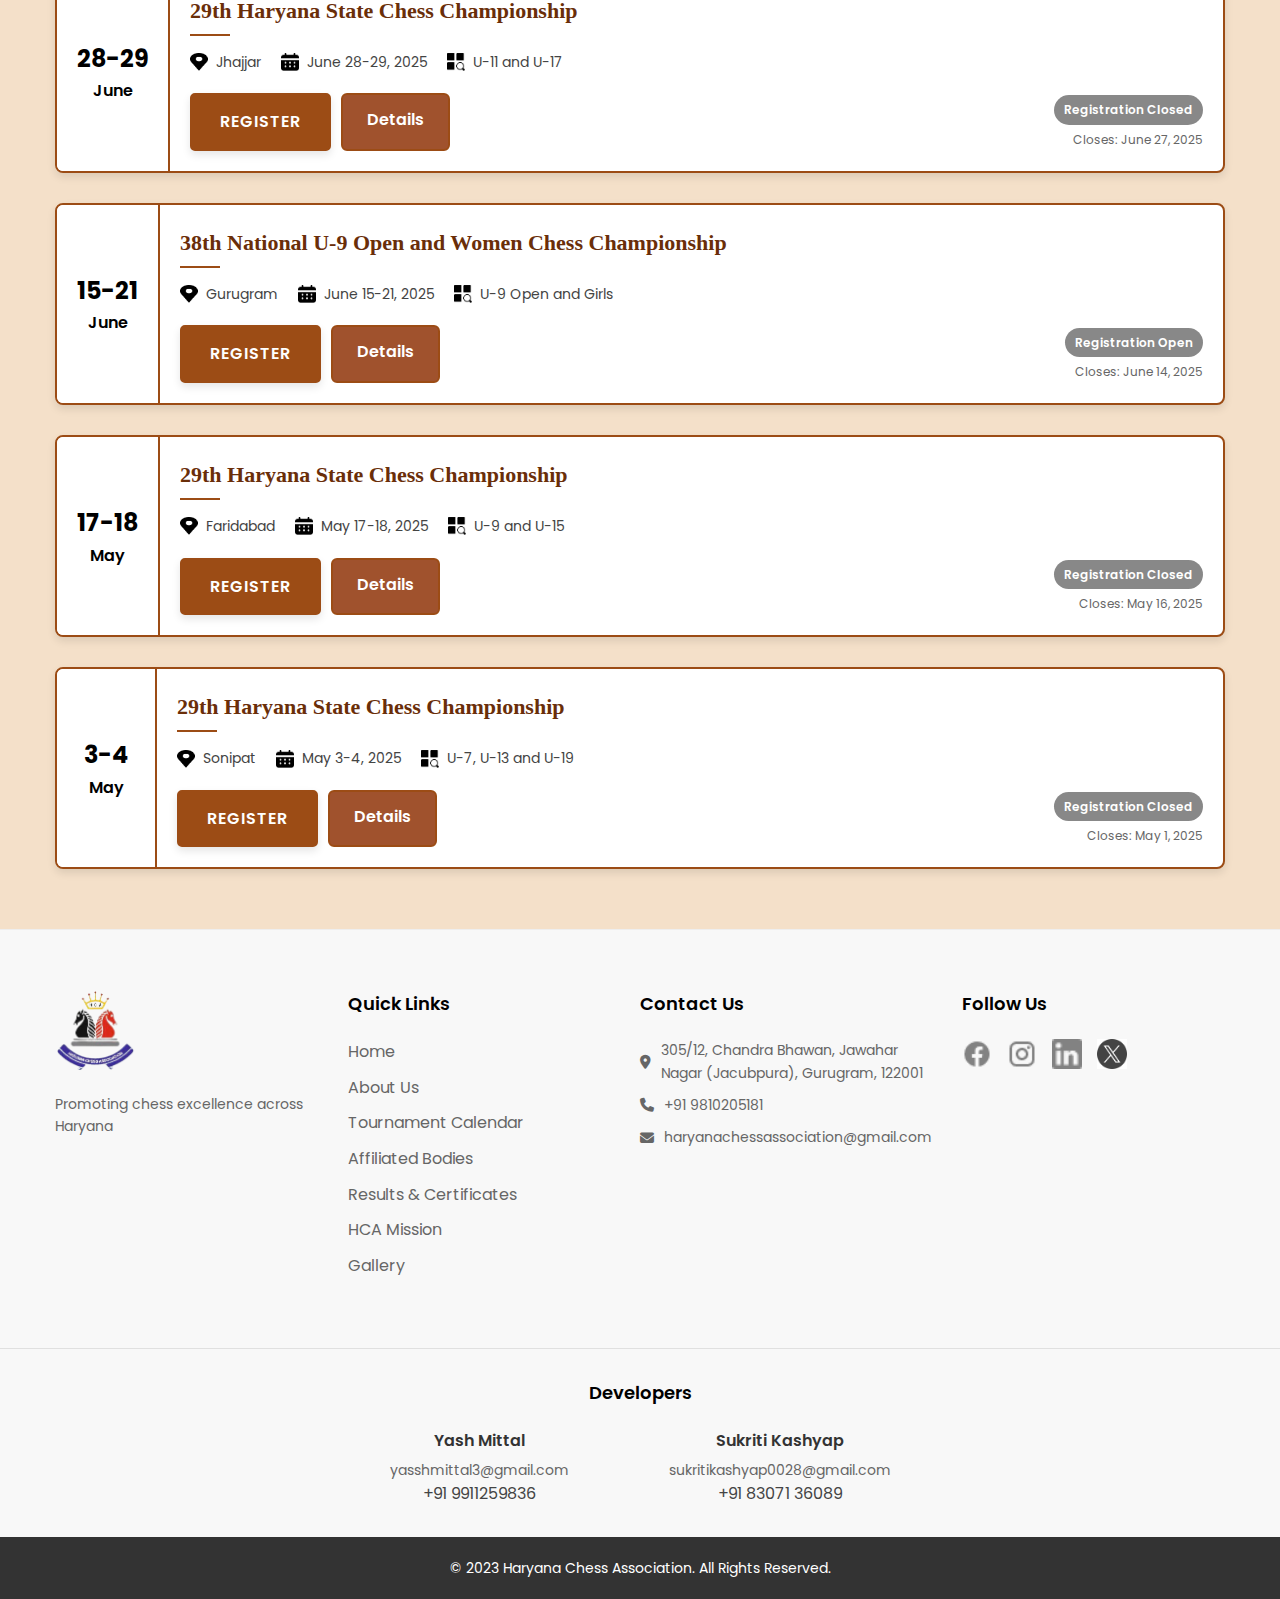
<file: tournaments.html>
<!DOCTYPE html>
<html lang="en">
<!--<head>
    <meta charset="UTF-8">
    <meta name="viewport" content="width=device-width, initial-scale=1.0">
    <title>Haryana Chess Association - Tournament Calendar</title>
    <link rel="stylesheet" href="css/style.css">
    <link rel="stylesheet" href="https://cdnjs.cloudflare.com/ajax/libs/font-awesome/6.4.0/css/all.min.css">
    <link href="https://fonts.googleapis.com/css2?family=Poppins:wght@300;400;500;600;700&display=swap" rel="stylesheet">
</head>-->
<head>
  <meta charset="UTF-8">
  <meta name="viewport" content="width=device-width, initial-scale=1">
  
  <!-- SEO Title -->
  <title>Tournaments | Haryana Chess Association (HCA) | Chess Events in Haryana</title>
  
  <!-- Primary SEO Meta -->
  <meta name="description" content="Discover the tournaments organized by the Haryana Chess Association (HCA) – including state championships, open events, and junior competitions across Haryana.">
  <meta name="keywords" content="Haryana Chess tournaments, HCA events, Haryana state chess championship, chess competitions Haryana, HCA junior tournaments">
  <meta name="author" content="Haryana Chess Association">
  <meta name="robots" content="index, follow">
  
  <!-- Canonical -->
  <link rel="canonical" href="https://www.haryanachess.com/tournaments">
  
  <!-- Open Graph / Facebook -->
  <meta property="og:type" content="website">
  <meta property="og:title" content="Tournaments | Haryana Chess Association (HCA)">
  <meta property="og:description" content="Explore the chess tournaments hosted by HCA – state championships, open events, junior tournaments and more across Haryana.">
  <meta property="og:url" content="https://www.haryanachess.com/tournaments">
  <meta property="og:image" content="https://www.haryanachess.com/assets/favicon.jpg">
  <meta property="og:site_name" content="Haryana Chess Association (HCA)">
  <meta property="og:image:width" content="1200">
  <meta property="og:image:height" content="630">
  <meta property="og:locale" content="en_IN">
  
  <!-- Twitter Card -->
  <meta name="twitter:card" content="summary_large_image">
  <meta name="twitter:title" content="Tournaments | Haryana Chess Association (HCA)">
  <meta name="twitter:description" content="Explore the chess tournaments hosted by HCA – state championships, open events, junior tournaments and more across Haryana.">
  <meta name="twitter:image" content="https://www.haryanachess.com/assets/favicon.jpg">
  <meta name="twitter:site" content="@chess_haryana">
  
  <!-- Favicon -->
  <link rel="icon" type="image/jpeg" href="https://www.haryanachess.com/assets/favicon.jpg">
  <link rel="apple-touch-icon" href="https://www.haryanachess.com/assets/favicon.jpg">
  <meta name="theme-color" content="#0b122b">
  
  <!-- Performance Hints -->
  <link rel="preconnect" href="https://fonts.gstatic.com" crossorigin>
  <link rel="dns-prefetch" href="https://cdnjs.cloudflare.com">
  <link rel="dns-prefetch" href="https://fonts.googleapis.com">
  
  <!-- CSS & Fonts -->
  <link rel="stylesheet" href="css/style.css">
  <link rel="stylesheet" href="https://cdnjs.cloudflare.com/ajax/libs/font-awesome/6.4.0/css/all.min.css">
  <link href="https://fonts.googleapis.com/css2?family=Poppins:wght@300;400;500;600;700&display=swap" rel="stylesheet">
  
  <!-- Structured Data: Organization -->
  <script type="application/ld+json">
  {
    "@context": "https://schema.org",
    "@type": "Organization",
    "name": "Haryana Chess Association",
    "alternateName": "HCA",
    "url": "https://www.haryanachess.com",
    "logo": "https://www.haryanachess.com/assets/favicon.jpg",
    "sameAs": [
      "https://m.facebook.com/HaryanaChessAssociationHca/",
      "https://x.com/chess_haryana",
      "https://www.instagram.com/haryana_chess_association"
    ]
  }
  </script>
  
  <!-- Structured Data: CollectionPage for Tournaments -->
  <script type="application/ld+json">
  {
    "@context": "https://schema.org",
    "@type": "CollectionPage",
    "name": "Tournaments - Haryana Chess Association",
    "url": "https://www.haryanachess.com/tournaments",
    "description": "List of chess tournaments held by the Haryana Chess Association, including state championships, open events, and junior competitions."
  }
  </script>
  
</head>
<body>
    <!-- Header / Navigation -->
    <header class="header header-white">
        <div class="container">
            <div class="logo">
                <a href="index.html">
                    <img src="assets/home/logo_hca.png" alt="Haryana Chess Association Logo">
                </a>
                <div class="logo-text">The Haryana Chess Association</div>
            </div>
            <nav class="nav">
                <ul class="nav-list">
                    <li class="nav-item"><a href="index.html" class="nav-link">Home</a></li>
                    <li class="nav-item"><a href="about.html" class="nav-link">About Us</a></li>
                    <li class="nav-item"><a href="tournaments.html" class="nav-link active">Tournament Calendar</a></li>
                    <li class="nav-item"><a href="affiliated.html" class="nav-link">Affiliated Bodies</a></li>
                    <li class="nav-item dropdown">
                        <a href="#" class="nav-link">More <i class="fas fa-chevron-down"></i></a>
                        <ul class="dropdown-menu">
                            <li><a href="results.html">Results & Certificates</a></li>
                            <li><a href="mission.html">HCA Mission</a></li>
                            <li><a href="gallery.html">Gallery</a></li>
                        </ul>
                    </li>
                </ul>
            </nav>
            <div class="mobile-menu-btn">
                <i class="fas fa-bars"></i>
            </div>
        </div>
    </header>

    <!-- Hero Section -->
    <section class="tournament-hero">
        <div class="container">
            <h1 class="tournament-title">TOURNAMENT CALENDAR</h1>
        </div>
    </section>

    <!-- Filter Bar -->
    <section class="filter-bar">
        <div class="container">
            <div class="filter-controls">
                <div class="filter-dropdown">
                    <img src="assets/tournaments/icon_calendar.png" alt="Calendar Icon" class="filter-icon">
                    <select name="year" id="year-filter">
                        <option value="2026">2026</option>
                        <option value="2025">2025</option>
                        <option value="2024">2024</option>
                        <option value="2023">2023</option>
                    </select>
                </div>
                <div class="filter-dropdown">
                    <img src="assets/tournaments/icon_calendar.png" alt="Calendar Icon" class="filter-icon">
                    <select name="month" id="month-filter">
                        <option value="all">Months</option>
                        <option value="january">January</option>
                        <option value="february">February</option>
                        <option value="march">March</option>
                        <option value="april">April</option>
                        <option value="may">May</option>
                        <option value="june">June</option>
                        <option value="july">July</option>
                        <option value="august">August</option>
                        <option value="september">September</option>
                        <option value="october">October</option>
                        <option value="november">November</option>
                        <option value="december">December</option>
                    </select>
                </div>
                <div class="filter-dropdown">
                    <img src="assets/tournaments/icon_category.png" alt="Category Icon" class="filter-icon">
                    <select name="category" id="category-filter">
                        <option value="all">All Categories</option>
                        <option value="open">Open</option>
                        <option value="women">Women</option>
                        <option value="u7">Under 7</option>
                        <option value="u9">Under 9</option>
                        <option value="u11">Under 11</option>
                        <option value="u13">Under 13</option>
                        <option value="u15">Under 15</option>
                        <option value="u17">Under 17</option>
                        <option value="u19">Under 19</option>
                    </select>
                </div>
                <div class="filter-dropdown">
                    <img src="assets/tournaments/icon_location.png" alt="Location Icon" class="filter-icon">
                    <select name="location" id="location-filter">
                        <option value="all">All Locations</option>
                        <!--<option value="gurugram">Gurugram</option>
                        <option value="karnal">Karnal</option>
                        <option value="jhajjar">Jhajjar</option>
                        <option value="faridabad">Faridabad</option>
                        <option value="sonipat">Sonipat</option>-->
                        <option value="ambala">Ambala</option>
                        <option value="bhiwani">Bhiwani</option>
                        <option value="charkhi-dadri">Charkhi Dadri</option>
                        <option value="faridabad">Faridabad</option>
                        <option value="fatehabad">Fatehabad</option>
                        <option value="gurugram">Gurugram</option>
                        <option value="hisar">Hisar</option>
                        <option value="jhajjar">Jhajjar</option>
                        <option value="jind">Jind</option>
                        <option value="kaithal">Kaithal</option>
                        <option value="karnal">Karnal</option>
                        <option value="kurukshetra">Kurukshetra</option>
                        <option value="mahendragarh">Mahendragarh</option>
                        <option value="nuh">Nuh</option>
                        <option value="palwal">Palwal</option>
                        <option value="panchkula">Panchkula</option>
                        <option value="panipat">Panipat</option>
                        <option value="rewari">Rewari</option>
                        <option value="rohtak">Rohtak</option>
                        <option value="sirsa">Sirsa</option>
                        <option value="sonipat">Sonipat</option>
                        <option value="yamuna-nagar">Yamuna Nagar</option>

                    </select>
                </div>
            </div>
        </div>
    </section>

    <!-- Tournaments Listing Section -->
    <section class="tournaments-listing">
        <div class="container">
            <h2 class="tournaments-heading">Tournaments</h2>
            
            <div class="tournament-cards">
                 <!-- above Tournament Card Started - MAY 2026 (State- JHAJJAR) (Latest) -->
                <div class="tournament-card" data-category="U-9 and U-15 Open and Girls" data-location="Bahadurgarh" data-month="9-10 MAY" data-year="2026">
                    <div class="tournament-date">
                        <span class="date-number">9-10</span>
                        <span class="date-month">May</span>
                    </div>
                    <div class="tournament-details">
                        <h3 class="tournament-name">30th Haryana State Chess Championship 2026</h3>
                        <div class="tournament-info">
                            <div class="info-item">
                                <img src="assets/tournaments/icon_location.png" alt="Location" class="info-icon">
                                <span>Jhajjar</span>
                            </div>
                            <div class="info-item">
                                <img src="assets/tournaments/icon_calendar.png" alt="Calendar" class="info-icon">
                                <span>May 9-10, 2026</span>
                            </div>
                            <div class="info-item">
                                <img src="assets/tournaments/icon_category.png" alt="Category" class="info-icon">
                                <span>U-9 and U-15</span>
                            </div>
                        </div>
                        <div class="tournament-actions">
                            <div class="action-buttons">
                                <a href="https://docs.google.com/forms/d/e/1FAIpQLSfyRHmCmTVOibqVrz4IgM5NkkeVTRKeLo9nBgXE-WumR1-Q_A/viewform?usp=send_form" class="btn btn-primary" target="_blank">Register</a>
                                <a href="https://drive.google.com/file/d/1Wx-nUS2T6ty1VaEzCYtmIDO43OXQw6Ov/view?usp=drive_link" class="btn btn-secondary" target="_blank">Details</a>
                            </div>
                            <div class="registration-status">
                                <span class="status-badge">Registration OPEN</span>
                                <span class="closing-date">Closes: 8 May, 2026</span>
                            </div>
                        </div>
                    </div>
                </div>
    <!-- Tournament details ended -->
                <!-- above Tournament Card Started - MAY 2026 (State - Punchkula) (Latest) -->
                <div class="tournament-card" data-category="U-13 and U-19 Open and Girls" data-location="Panchkula" data-month="2-3 MAY" data-year="2026">
                    <div class="tournament-date">
                        <span class="date-number">2-3</span>
                        <span class="date-month">May</span>
                    </div>
                    <div class="tournament-details">
                        <h3 class="tournament-name">30th Haryana State Chess Championship 2026</h3>
                        <div class="tournament-info">
                            <div class="info-item">
                                <img src="assets/tournaments/icon_location.png" alt="Location" class="info-icon">
                                <span>Panchkula</span>
                            </div>
                            <div class="info-item">
                                <img src="assets/tournaments/icon_calendar.png" alt="Calendar" class="info-icon">
                                <span>May 2-3, 2026</span>
                            </div>
                            <div class="info-item">
                                <img src="assets/tournaments/icon_category.png" alt="Category" class="info-icon">
                                <span>U-13 and U-19</span>
                            </div>
                        </div>
                        <div class="tournament-actions">
                            <div class="action-buttons">
                                <a href="https://forms.gle/XBWmwzvwmMcyT4c27" class="btn btn-primary" target="_blank">Register</a>
                                <a href="https://drive.google.com/file/d/172eP7YbsIt9C0eP9pFE91BCBQceInU1i/view?usp=sharing" class="btn btn-secondary" target="_blank">Details</a>
                            </div>
                            <div class="registration-status">
                                <span class="status-badge">Registration OPEN</span>
                                <span class="closing-date">Closes: 1 May, 2026</span>
                            </div>
                        </div>
                    </div>
                </div>
    <!-- Tournament details ended -->
                <!-- above Tournament Card Started - JAN (Latest) -->
                <div class="tournament-card" data-category="RAPID AND BLITZ" data-location="Panchkula" data-month="24-25 JANUARY" data-year="2026">
                    <div class="tournament-date">
                        <span class="date-number">24-25</span>
                        <span class="date-month">Jan</span>
                    </div>
                    <div class="tournament-details">
                        <h3 class="tournament-name">1st Haryana State Rapid & Blitz Chess Championship 2025-26</h3>
                        <div class="tournament-info">
                            <div class="info-item">
                                <img src="assets/tournaments/icon_location.png" alt="Location" class="info-icon">
                                <span>Panchkula</span>
                            </div>
                            <div class="info-item">
                                <img src="assets/tournaments/icon_calendar.png" alt="Calendar" class="info-icon">
                                <span>Jan 24-25, 2026</span>
                            </div>
                            <div class="info-item">
                                <img src="assets/tournaments/icon_category.png" alt="Category" class="info-icon">
                                <span>RAPID AND BLITZ</span>
                            </div>
                        </div>
                        <div class="tournament-actions">
                            <div class="action-buttons">
                                <a href="https://forms.gle/5h9WNEvDK4nEwJvQ6" class="btn btn-primary" target="_blank">Register</a>
                                <a href="https://drive.google.com/file/d/1_JeWdW3lXQh8zz3dygz4rl0lS9fHfj3W/view?usp=sharing" class="btn btn-secondary" target="_blank">Details</a>
                            </div>
                            <div class="registration-status">
                                <span class="status-badge">Registration CLOSED</span>
                                <span class="closing-date">Closes: 24 Jan, 2025</span>
                            </div>
                        </div>
                    </div>
                </div>
 <!-- above Tournament Card ended - JAN (Latest) -->
                <!-- Tournament Card 1 - August (Latest) -->
                <div class="tournament-card" data-category="open women" data-location="karnal" data-month="august" data-year="2025">
                    <div class="tournament-date">
                        <span class="date-number">2-3</span>
                        <span class="date-month">Aug</span>
                    </div>
                    <div class="tournament-details">
                        <h3 class="tournament-name">39th Haryana State Open and Women Chess Championship</h3>
                        <div class="tournament-info">
                            <div class="info-item">
                                <img src="assets/tournaments/icon_location.png" alt="Location" class="info-icon">
                                <span>Karnal</span>
                            </div>
                            <div class="info-item">
                                <img src="assets/tournaments/icon_calendar.png" alt="Calendar" class="info-icon">
                                <span>Aug 2-3, 2025</span>
                            </div>
                            <div class="info-item">
                                <img src="assets/tournaments/icon_category.png" alt="Category" class="info-icon">
                                <span>Open and Women</span>
                            </div>
                        </div>
                        <div class="tournament-actions">
                            <div class="action-buttons">
                                <a href="https://forms.gle/Y9UEsJyF5DFBZbji9" class="btn btn-primary" target="_blank">Register</a>
                                <a href="https://drive.google.com/file/d/1apCkRqO_QMyB61Q24jN2UfbPRAQxvU3z/view?usp=drive_link" class="btn btn-secondary" target="_blank">Details</a>
                            </div>
                            <div class="registration-status">
                                <span class="status-badge">Registration Closed</span>
                                <span class="closing-date">Closes: Aug 1, 2025</span>
                            </div>
                        </div>
                    </div>
                </div>

                <!-- Tournament Card 2 - June 28-29 -->
                <div class="tournament-card" data-category="open" data-location="karnal" data-month="june" data-year="2025">
                    <div class="tournament-date">
                        <span class="date-number">28-29</span>
                        <span class="date-month">June</span>
                    </div>
                    <div class="tournament-details">
                        <h3 class="tournament-name">29th Haryana State Chess Championship</h3>
                        <div class="tournament-info">
                            <div class="info-item">
                                <img src="assets/tournaments/icon_location.png" alt="Location" class="info-icon">
                                <span>Jhajjar</span>
                            </div>
                            <div class="info-item">
                                <img src="assets/tournaments/icon_calendar.png" alt="Calendar" class="info-icon">
                                <span>June 28-29, 2025</span>
                            </div>
                            <div class="info-item">
                                <img src="assets/tournaments/icon_category.png" alt="Category" class="info-icon">
                                <span>U-11 and U-17</span>
                            </div>
                        </div>
                        <div class="tournament-actions">
                            <div class="action-buttons">
                                <a href="https://forms.gle/ajTvaLfZ6TJwE3hYA" class="btn btn-primary" target="_blank">Register</a>
                                <a href="https://drive.google.com/file/d/1QkoyzdrSa1ktcoJFWtivg4RRoSEWMUSc/view?usp=drive_link" class="btn btn-secondary" target="_blank">Details</a>
                            </div>
                            <div class="registration-status">
                                <span class="status-badge">Registration Closed</span>
                                <span class="closing-date">Closes: June 27, 2025</span>
                            </div>
                        </div>
                    </div>
                </div>

                <!-- Tournament Card 3 - June 15-21 -->
                <div class="tournament-card" data-category="u9 open women" data-location="gurugram" data-month="june" data-year="2025">
                    <div class="tournament-date">
                        <span class="date-number">15-21</span>
                        <span class="date-month">June</span>
                    </div>
                    <div class="tournament-details">
                        <h3 class="tournament-name">38th National U-9 Open and Women Chess Championship</h3>
                        <div class="tournament-info">
                            <div class="info-item">
                                <img src="assets/tournaments/icon_location.png" alt="Location" class="info-icon">
                                <span>Gurugram</span>
                            </div>
                            <div class="info-item">
                                <img src="assets/tournaments/icon_calendar.png" alt="Calendar" class="info-icon">
                                <span>June 15-21, 2025</span>
                            </div>
                            <div class="info-item">
                                <img src="assets/tournaments/icon_category.png" alt="Category" class="info-icon">
                                <span>U-9 Open and Girls</span>
                            </div>
                        </div>
                        <div class="tournament-actions">
                            <div class="action-buttons">
                                <a href="#" class="btn btn-primary">Register</a>
                                <a href="#" class="btn btn-secondary">Details</a>
                            </div>
                            <div class="registration-status">
                                <span class="status-badge">Registration Open</span>
                                <span class="closing-date">Closes: June 14, 2025</span>
                            </div>
                        </div>
                    </div>
                </div>

                <!-- Tournament Card 4 - May 17-18 -->
                <div class="tournament-card" data-category="open" data-location="karnal" data-month="may" data-year="2025">
                    <div class="tournament-date">
                        <span class="date-number">17-18</span>
                        <span class="date-month">May</span>
                    </div>
                    <div class="tournament-details">
                        <h3 class="tournament-name">29th Haryana State Chess Championship</h3>
                        <div class="tournament-info">
                            <div class="info-item">
                                <img src="assets/tournaments/icon_location.png" alt="Location" class="info-icon">
                                <span>Faridabad</span>
                            </div>
                            <div class="info-item">
                                <img src="assets/tournaments/icon_calendar.png" alt="Calendar" class="info-icon">
                                <span>May 17-18, 2025</span>
                            </div>
                            <div class="info-item">
                                <img src="assets/tournaments/icon_category.png" alt="Category" class="info-icon">
                                <span>U-9 and U-15</span>
                            </div>
                        </div>
                        <div class="tournament-actions">
                            <div class="action-buttons">
                                <a href="https://forms.gle/iAYnDfcCFwexdiiJ8" class="btn btn-primary" target="_blank">Register</a>
                                <a href="https://drive.google.com/file/d/1OFOvqdndsPaqGReplZCnZkb0gg_6_i4I/view?usp=drive_link" class="btn btn-secondary" target="_blank">Details</a>
                            </div>
                            <div class="registration-status">
                                <span class="status-badge">Registration Closed</span>
                                <span class="closing-date">Closes: May 16, 2025</span>
                            </div>
                        </div>
                    </div>
                </div>

                <!-- Tournament Card 5 - May 3-4 (Oldest) -->
                <div class="tournament-card" data-category="u7 u13 u19" data-location="sonipat" data-month="may" data-year="2025">
                    <div class="tournament-date">
                        <span class="date-number">3-4</span>
                        <span class="date-month">May</span>
                    </div>
                    <div class="tournament-details">
                        <h3 class="tournament-name">29th Haryana State Chess Championship</h3>
                        <div class="tournament-info">
                            <div class="info-item">
                                <img src="assets/tournaments/icon_location.png" alt="Location" class="info-icon">
                                <span>Sonipat</span>
                            </div>
                            <div class="info-item">
                                <img src="assets/tournaments/icon_calendar.png" alt="Calendar" class="info-icon">
                                <span>May 3-4, 2025</span>
                            </div>
                            <div class="info-item">
                                <img src="assets/tournaments/icon_category.png" alt="Category" class="info-icon">
                                <span>U-7, U-13 and U-19</span>
                            </div>
                        </div>
                        <div class="tournament-actions">
                            <div class="action-buttons">
                                <a href="https://docs.google.com/forms/d/e/1FAIpQLSfhzCHYYkBA91YXdaRPlB40U1KU5YbwU1q-wWWMiHCM6-J9sw/closedform" class="btn btn-primary" target="_blank">Register</a>
                                <a href="https://drive.google.com/file/d/15DBPXBMdNMluh0JkgUrotnzbdH9yFZK7/view?usp=drive_link" class="btn btn-secondary" target="_blank">Details</a>
                            </div>
                            <div class="registration-status">
                                <span class="status-badge">Registration Closed</span>
                                <span class="closing-date">Closes: May 1, 2025</span>
                            </div>
                        </div>
                    </div>
                </div>
            </div>
        </div>
    </section>

    <!-- Footer -->
    <footer class="footer">
        <div class="container">
            <div class="footer-top">
                <div class="footer-logo">
                    <img src="assets/home/logo_hca.png" alt="Haryana Chess Association Logo">
                    <p>Promoting chess excellence across Haryana</p>
                </div>
                <div class="footer-links">
                    <h3>Quick Links</h3>
                    <ul>
                        <li><a href="index.html">Home</a></li>
                        <li><a href="about.html">About Us</a></li>
                        <li><a href="tournaments.html">Tournament Calendar</a></li>
                        <li><a href="affiliated.html">Affiliated Bodies</a></li>
                        <li><a href="results.html">Results & Certificates</a></li>
                        <li><a href="mission.html">HCA Mission</a></li>
                        <li><a href="gallery.html">Gallery</a></li>
                    </ul>
                </div>
                <div class="footer-contact">
                    <h3>Contact Us</h3>
                    <p><i class="fas fa-map-marker-alt"></i> 305/12, Chandra Bhawan, Jawahar Nagar (Jacubpura), Gurugram, 122001</p>
                    <p><i class="fas fa-phone"></i> +91 9810205181</p>
                    <p><i class="fas fa-envelope"></i> haryanachessassociation@gmail.com</p>
                </div>
                <div class="footer-social">
                    <h3>Follow Us</h3>
                    <div class="social-icons">
                        <a href="https://www.facebook.com/HaryanaChessAssociationHca/" class="social-icon" target="_blank"><img src="assets/home/Icon_facebook.png" alt="Facebook"></a>
                        <a href="https://www.instagram.com/haryana_chess_association?igsh=MXJ0cWt6amFybW10NA==" class="social-icon" target="_blank"><img src="assets/home/Icon_instagram.png" alt="Instagram"></a>
                        <a href="https://www.linkedin.com/" class="social-icon" target="_blank"><img src="assets/home/Icon_linkedin.png" alt="LinkedIn"></a>
                        <a href="https://x.com/chess_haryana" class="social-icon" target="_blank"><img src="assets/home/icon_twitter.png" alt="Twitter"></a>
                    </div>
                </div>
            </div>
        </div>
        <div class="footer-developers">
            <div class="container">
                <h3>Developers</h3>
                <div class="developer-row">
                    <div class="developer-item">
                        <p class="developer-name">Yash Mittal</p>
                        <p class="developer-email"><a href="mailto:yasshmittal3@gmail.com">yasshmittal3@gmail.com</a></p>
                        <p class="developer-phone no.">+91 9911259836</p>
                    </div>
                    <div class="developer-item">
                        <p class="developer-name">Sukriti Kashyap</p>
                        <p class="developer-email"><a href="mailto:sukritikashyap0028@gmail.com">sukritikashyap0028@gmail.com</a></p>
                        <p class="developer-phone no.">+91 83071 36089</p>
                    </div>
                </div>
            </div>
        </div>
        <div class="footer-bottom">
            <div class="container">
                <p>&copy; 2023 Haryana Chess Association. All Rights Reserved.</p>
            </div>
        </div>
    </footer>

    <script src="js/script.js"></script>
</body>
</html>
</file>
<file: css/style.css>
/* Global Styles */
* {
    margin: 0;
    padding: 0;
    box-sizing: border-box;
}

/* Container */
.container {
    max-width: 1280px;
    margin: 0 auto;
    padding: 0 24px;
}

/* Results Page Styles */
.results-hero {
    background-image: url('../assets/results/hero_banner.png');
    background-size: cover;
    background-position: center center;
    position: relative;
    padding: 180px 0;
    text-align: center;
    background-repeat: no-repeat;
}

.results-hero .hero-overlay {
    position: absolute;
    top: 0;
    left: 0;
    width: 100%;
    height: 100%;
    background-color: rgba(0, 0, 0, 0.5);
    z-index: 1;
}

.results-hero .container {
    position: relative;
    z-index: 2;
}

.results-title {
    font-size: 48px;
    font-weight: 700;
    text-transform: uppercase;
    color: #ffffff;
    position: relative;
    display: inline-block;
    margin-bottom: 20px;
    font-family: 'Georgia', serif;
    letter-spacing: 2px;
    text-shadow: 2px 2px 4px rgba(0, 0, 0, 0.3);
}

.results-title::after {
    content: '';
    position: absolute;
    bottom: -10px;
    left: 50%;
    transform: translateX(-50%);
    width: 100px;
    height: 4px;
    background-color: #9C4C15;
}

/* Results Section */
.results-section {
    padding: 60px 0;
    background-color: #F4E0C9;
}

.results-heading {
    font-size: 36px;
    font-weight: 700;
    margin-bottom: 30px;
    color: #6A2E09;
    font-family: 'Georgia', serif;
    position: relative;
    display: inline-block;
    padding-bottom: 15px;
}

.results-heading::after {
    content: '';
    position: absolute;
    bottom: 0;
    left: 0;
    width: 80px;
    height: 3px;
    background-color: #9C4C15;
}

.results-links {
    display: flex;
    flex-direction: column;
    gap: 20px;
    margin-bottom: 40px;
}

.result-link {
    text-decoration: none;
    display: block;
    transition: transform 0.3s ease;
}

.result-link:hover {
    transform: translateY(-5px);
    text-decoration: underline;
}

.result-item {
    background-color: white;
    border: 2px solid #9C4C15;
    border-radius: 8px;
    padding: 20px;
    box-shadow: 0 4px 8px rgba(0, 0, 0, 0.1);
}

.result-item h3 {
    font-size: 20px;
    font-weight: 600;
    color: #6A2E09;
    font-family: 'Georgia', serif;
}

/* Certificates Section */
.certificates-section {
    padding: 60px 0;
    background-color: #ffffff;
}

.certificates-heading {
    font-size: 36px;
    font-weight: 700;
    margin-bottom: 30px;
    color: #6A2E09;
    font-family: 'Georgia', serif;
    position: relative;
    display: inline-block;
    padding-bottom: 15px;
}

.certificates-heading::after {
    content: '';
    position: absolute;
    bottom: 0;
    left: 0;
    width: 80px;
    height: 3px;
    background-color: #9C4C15;
}

.certificates-links {
    display: flex;
    flex-direction: column;
    gap: 20px;
}

.certificate-link {
    text-decoration: none;
    display: block;
    transition: transform 0.3s ease;
}

.certificate-link:hover {
    transform: translateY(-5px);
    text-decoration: underline;
}

.certificate-item {
    background-color: #F4E0C9;
    border: 2px solid #9C4C15;
    border-radius: 8px;
    padding: 20px;
    box-shadow: 0 4px 8px rgba(0, 0, 0, 0.1);
}

.certificate-item h3 {
    font-size: 20px;
    font-weight: 600;
    color: #6A2E09;
    font-family: 'Georgia', serif;
}

/* Responsive Styles for Results Page */
@media (max-width: 1024px) {
    .results-title {
        font-size: 42px;
    }
    
    .results-heading,
    .certificates-heading {
        font-size: 32px;
    }
    
    .result-item h3,
    .certificate-item h3 {
        font-size: 18px;
    }
}

@media (max-width: 768px) {
    .results-hero {
        padding: 80px 0;
    }
    
    .results-title {
        font-size: 36px;
    }
    
    .results-heading,
    .certificates-heading {
        font-size: 28px;
    }
    
    .results-section,
    .certificates-section {
        padding: 40px 0;
    }
}

@media (max-width: 480px) {
    .results-hero {
        padding: 60px 0;
    }
    
    .results-title {
        font-size: 30px;
        letter-spacing: 1px;
    }
    
    .results-title::after {
        width: 80px;
        height: 3px;
    }
    
    .results-heading,
    .certificates-heading {
        font-size: 24px;
    }
    
    .result-item,
    .certificate-item {
        padding: 15px;
    }
    
    .result-item h3,
    .certificate-item h3 {
        font-size: 16px;
    }
    
    /* Mission Page Mobile Responsive */
    .mission-hero {
        padding: 60px 0 40px;
    }
    
    .mission-heading h1 {
        font-size: 28px;
        letter-spacing: 1px;
    }
    
    .mission-tagline {
        font-size: 16px;
    }
    
    .btn {
        padding: 10px 16px;
        font-size: 14px;
    }
    
    .mission-statement,
    .vision-section {
        padding: 40px 0;
    }
    
    .mission-card,
    .vision-card {
        padding: 20px;
        margin-top: 24px;
    }
    
    .commitments-heading {
        font-size: 20px;
    }
    
    .commitment-number {
        width: 32px;
        height: 32px;
        font-size: 16px;
    }
    
    .commitment-content h3 {
        font-size: 16px;
    }
    
    .commitment-content p,
    .mission-content p,
    .vision-content p,
    .vision-list li {
        font-size: 14px;
    }
    
    .vision-label {
        padding: 8px 16px;
        font-size: 14px;
    }
}

/* Mission Page Styles */
.mission-hero {
    background-image: url('../assets/mission/hero_bg_checkerboard.png');
    background-size: cover;
    background-position: center;
    padding: 80px 0;
    position: relative;
}

.mission-hero-content {
    display: flex;
    justify-content: space-between;
    align-items: flex-start;
    gap: 40px;
}

.mission-heading {
    max-width: 60%;
}

.mission-heading h1 {
    font-size: 48px;
    font-weight: 900;
    line-height: 1.2;
    margin-bottom: 20px;
    text-transform: uppercase;
    letter-spacing: 2px;
    color: #1F2A37;
}

.mission-heading h1 .orange {
    color: #D47A2B;
}

.mission-tagline {
    font-size: 18px;
    font-weight: 500;
    color: #6B7280;
    margin-bottom: 30px;
}

.mission-buttons {
    display: flex;
    gap: 16px;
}

.btn {
    display: inline-block;
    padding: 12px 24px;
    border-radius: 8px;
    font-weight: 600;
    text-decoration: none;
    text-align: center;
    transition: all 0.3s ease;
}

.btn-primary {
    background-color: #9C4C15;
    color: white;
    border: 2px solid #9C4C15;
}

.btn-primary:hover {
    background-color: #8a4312;
    box-shadow: 0 4px 8px rgba(0, 0, 0, 0.1);
}

.btn-secondary {
    background-color: white;
    color: #9C4C15;
    border: 2px solid #9C4C15;
}

.btn-secondary:hover {
    border-color: #8a4312;
    color: #8a4312;
    box-shadow: 0 4px 8px rgba(0, 0, 0, 0.1);
}

.mission-hero-image img {
    max-width: 100%;
    height: auto;
}

/* Mission Statement & Commitments Section */
.mission-statement {
    background-color: #F4E0C9;
    padding: 60px 0;
}

.mission-card {
    background-color: white;
    border: 1px solid rgba(34, 34, 34, 0.2);
    border-radius: 12px;
    padding: 32px;
    margin-top: 32px;
    box-shadow: 0 4px 8px rgba(0, 0, 0, 0.05);
}

.mission-content p {
    font-size: 16px;
    line-height: 1.5;
    color: #222;
    margin-bottom: 20px;
}

.commitments-heading {
    font-size: 22px;
    font-weight: 700;
    color: #1F2A37;
    margin: 30px 0 20px;
}

.commitments-list {
    display: flex;
    flex-direction: column;
    gap: 16px;
}

.commitment-item {
    display: flex;
    gap: 20px;
}

.commitment-number {
    width: 40px;
    height: 40px;
    background-color: #9C4C15;
    color: white;
    border-radius: 50%;
    display: flex;
    align-items: center;
    justify-content: center;
    font-weight: 700;
    font-size: 20px;
    flex-shrink: 0;
}

.commitment-content h3 {
    font-size: 18px;
    font-weight: 700;
    color: #1F2A37;
    margin-bottom: 8px;
}

.commitment-content p {
    font-size: 16px;
    line-height: 1.5;
    color: #222;
    margin-bottom: 0;
}

/* Vision Block */
.vision-section {
    padding: 60px 0;
    background-color: white;
    position: relative;
}

.vision-label {
    display: inline-block;
    background-color: #9C4C15;
    color: white;
    font-weight: 600;
    padding: 12px 20px;
    border-radius: 999px;
    position: absolute;
    top: -20px;
    left: 24px;
    z-index: 2;
}

.vision-card {
    background-color: white;
    border: 1px solid rgba(34, 34, 34, 0.2);
    border-radius: 12px;
    padding: 32px;
    margin-top: 32px;
    box-shadow: 0 4px 8px rgba(0, 0, 0, 0.05);
}

.vision-content p {
    font-size: 16px;
    line-height: 1.5;
    color: #222;
    margin-bottom: 20px;
}

.vision-list {
    margin-left: 20px;
    margin-bottom: 20px;
}

.vision-list li {
    font-size: 16px;
    line-height: 1.5;
    color: #222;
    margin-bottom: 10px;
    position: relative;
    padding-left: 5px;
}

/* Tournament Page Styles */
.tournament-hero {
    background-color: #F4E0C9;
    padding: 80px 0;
    text-align: center;
}

.tournament-title {
    font-size: 48px;
    font-weight: 700;
    text-transform: uppercase;
    color: #6A2E09;
    position: relative;
    display: inline-block;
    margin-bottom: 20px;
    font-family: 'Georgia', serif;
    letter-spacing: 2px;
    text-shadow: 1px 1px 2px rgba(0, 0, 0, 0.1);
}

.tournament-title::after {
    content: '';
    position: absolute;
    bottom: -10px;
    left: 50%;
    transform: translateX(-50%);
    width: 100px;
    height: 4px;
    background-color: #9C4C15;
}

/* Filter Bar */
.filter-bar {
    background-color: #6A2E09;
    padding: 20px 0;
}

.filter-controls {
    display: flex;
    justify-content: space-between;
    align-items: center;
    flex-wrap: wrap;
    gap: 20px;
}

.filter-dropdown {
    display: flex;
    align-items: center;
    gap: 10px;
    position: relative;
    flex: 1;
}

.filter-icon {
    width: 24px;
    height: 24px;
    position: absolute;
    left: 10px;
    z-index: 1;
}

.filter-dropdown select {
    width: 100%;
    padding: 12px 15px 12px 40px;
    border: none;
    border-radius: 6px;
    background-color: #F4E0C9;
    font-family: 'Poppins', sans-serif;
    font-size: 15px;
    color: #000000;
    appearance: none;
    -webkit-appearance: none;
    -moz-appearance: none;
    background-image: url('data:image/svg+xml;utf8,<svg fill="black" height="24" viewBox="0 0 24 24" width="24" xmlns="http://www.w3.org/2000/svg"><path d="M7 10l5 5 5-5z"/><path d="M0 0h24v24H0z" fill="none"/></svg>');
    background-repeat: no-repeat;
    background-position: right 10px center;
    cursor: pointer;
}

/* Tournaments Listing Section */
.tournaments-listing {
    padding: 60px 0;
    background-color: #F4E0C9;
}

.tournaments-heading {
    font-size: 36px;
    font-weight: 700;
    margin-bottom: 40px;
    color: #6A2E09;
    font-family: 'Georgia', serif;
    text-transform: uppercase;
    letter-spacing: 1.5px;
    position: relative;
    display: inline-block;
    padding-bottom: 15px;
}

.tournaments-heading::after {
    content: '';
    position: absolute;
    bottom: 0;
    left: 0;
    width: 80px;
    height: 3px;
    background-color: #9C4C15;
}

.tournament-cards {
    display: flex;
    flex-direction: column;
    gap: 30px;
}

.tournament-card {
    display: flex;
    background-color: white;
    border-radius: 8px;
    border: 2px solid #9C4C15;
    overflow: hidden;
    box-shadow: 0 4px 8px rgba(0, 0, 0, 0.1);
}

.tournament-date {
    display: flex;
    flex-direction: column;
    justify-content: center;
    align-items: center;
    background-color: white;
    padding: 20px;
    min-width: 100px;
    border-right: 2px solid #9C4C15;
}

.date-number {
    font-size: 24px;
    font-weight: 700;
    color: #000000;
}

.date-month {
    font-size: 16px;
    font-weight: 600;
    color: #000000;
}

.tournament-details {
    flex: 1;
    padding: 20px;
}

.tournament-name {
    font-size: 22px;
    font-weight: 700;
    margin-bottom: 15px;
    color: #6A2E09;
    font-family: 'Georgia', serif;
    position: relative;
    display: inline-block;
    padding-bottom: 8px;
}

.tournament-name::after {
    content: '';
    position: absolute;
    bottom: 0;
    left: 0;
    width: 40px;
    height: 2px;
    background-color: #9C4C15;
}

.tournament-info {
    display: flex;
    flex-wrap: wrap;
    gap: 20px;
    margin-bottom: 20px;
}

.info-item {
    display: flex;
    align-items: center;
    gap: 8px;
    font-size: 14px;
    color: #444444;
}

.info-icon {
    width: 18px;
    height: 18px;
}

.tournament-actions {
    display: flex;
    justify-content: space-between;
    align-items: center;
    flex-wrap: wrap;
    gap: 15px;
}

.action-buttons {
    display: flex;
    gap: 10px;
}

.btn-primary {
    background-color: #9C4C15;
    color: white;
}

.btn-secondary {
    background-color: #9C4C15;
    color: white;
}

.registration-status {
    display: flex;
    flex-direction: column;
    align-items: flex-end;
}

.status-badge {
    background-color: #888888;
    color: white;
    padding: 5px 10px;
    border-radius: 20px;
    font-size: 12px;
    font-weight: 600;
}

.closing-date {
    font-size: 12px;
    color: #666666;
    margin-top: 5px;
}

/* Responsive Styles for Tournament Page */
@media (max-width: 1024px) {
    .filter-controls {
        gap: 15px;
    }
    
    .tournament-name {
        font-size: 18px;
    }
}

@media (max-width: 768px) {
    .filter-controls {
        flex-direction: column;
        align-items: stretch;
    }
    
    .filter-dropdown {
        width: 100%;
    }
    
    .tournament-card {
        flex-direction: column;
    }
    
    .tournament-date {
        flex-direction: row;
        justify-content: center;
        width: 100%;
        border-right: none;
        border-bottom: 2px solid #9C4C15;
        padding: 15px;
    }
    
    .date-number {
        margin-right: 10px;
    }
    
    .tournament-info {
        flex-direction: column;
        gap: 10px;
    }
    
    .tournament-actions {
        flex-direction: column;
        align-items: flex-start;
        gap: 15px;
    }
    
    .registration-status {
        align-items: flex-start;
        width: 100%;
    }
    
    .tournament-title {
        font-size: 32px;
    }
    
    .tournaments-heading {
        font-size: 28px;
    }
}

@media (max-width: 480px) {
    .action-buttons {
        flex-direction: column;
        width: 100%;
        gap: 10px;
    }
    
    .action-buttons .btn {
        width: 100%;
        text-align: center;
    }
    
    .tournament-title {
        font-size: 28px;
    }
}

body {
    font-family: 'Poppins', sans-serif;
    line-height: 1.6;
    color: #444444;
    background-color: #ffffff;
}

.container {
    width: 100%;
    max-width: 1200px;
    margin: 0 auto;
    padding: 0 15px;
}

a {
    text-decoration: none;
    color: inherit;
}

ul {
    list-style: none;
}

img {
    max-width: 100%;
    height: auto;
}

.section-title {
    font-size: 32px;
    font-weight: 700;
    text-align: center;
    margin-bottom: 40px;
    text-transform: uppercase;
}

.section-title span {
    color: #A0522D;
}

section {
    padding: 60px 0;
}

/* Button Styles */
.btn {
    display: inline-block;
    padding: 12px 24px;
    border-radius: 6px;
    font-weight: 600;
    text-align: center;
    transition: all 0.3s ease;
    cursor: pointer;
}

.btn-primary {
    background-color: #9C4C15;
    color: white;
    padding: 14px 28px;
    border-radius: 5px;
    font-weight: 600;
    transition: all 0.3s ease;
    text-transform: uppercase;
    letter-spacing: 1px;
    box-shadow: 0 4px 8px rgba(0, 0, 0, 0.1);
}

.btn-primary:hover {
    background-color: #7a3b10;
    transform: translateY(-2px);
    box-shadow: 0 6px 12px rgba(0, 0, 0, 0.15);
}

.btn-secondary {
    background-color: #A0522D;
    color: white;
}

.btn-secondary:hover {
    background-color: #8b4513;
    box-shadow: 0 4px 8px rgba(0, 0, 0, 0.1);
}

.btn-outline {
    border: 2px solid #9C4C15;
    color: #9C4C15;
    background-color: transparent;
}

.btn-outline:hover {
    background-color: #9C4C15;
    color: white;
}

/* Header Styles */
.header {
    position: absolute;
    top: 0;
    left: 0;
    width: 100%;
    z-index: 100;
    padding: 20px 0;
}

.header-white {
    position: relative;
    background-color: white;
    box-shadow: 0 2px 10px rgba(0, 0, 0, 0.1);
}

.header .container {
    display: flex;
    justify-content: space-between;
    align-items: center;
}

.logo {
    display: flex;
    align-items: center;
}

.logo img {
    height: 80px;
}

.logo-text {
    font-size: 18px;
    font-weight: 600;
    margin-left: 10px;
    color: #6A2E09;
}

.header:not(.header-white) .logo-text {
    color: white;
}

.nav-list {
    display: flex;
    gap: 20px;
}

.nav-link {
    color: white;
    font-size: 16px;
    font-weight: 500;
    padding: 5px 10px;
    transition: color 0.3s ease;
}

.header-white .nav-link {
    color: #000000;
}

.nav-link:hover, .nav-link.active {
    color: #9C4C15;
    text-decoration: underline;
}

.dropdown {
    position: relative;
}

.dropdown-menu {
    position: absolute;
    top: 100%;
    left: 0;
    background-color: white;
    box-shadow: 0 5px 15px rgba(0, 0, 0, 0.1);
    border-radius: 6px;
    padding: 10px 0;
    min-width: 200px;
    opacity: 0;
    visibility: hidden;
    transform: translateY(10px);
    transition: all 0.3s ease;
}

.dropdown:hover .dropdown-menu {
    opacity: 1;
    visibility: visible;
    transform: translateY(0);
}

.dropdown-menu li a {
    display: block;
    padding: 8px 20px;
    color: #444444;
    transition: all 0.3s ease;
}

.dropdown-menu li a:hover {
    background-color: #f5f5f5;
    color: #9C4C15;
    text-decoration: underline;
}

.mobile-menu-btn {
    display: none;
    color: white;
    font-size: 24px;
    cursor: pointer;
}

/* Hero Section */
.hero {
    height: 100vh;
    min-height: 600px;
    background-image: url('../assets/home/hero_banner.jpg');
    background-size: cover;
    background-position: center;
    position: relative;
    display: flex;
    align-items: center;
    text-align: center;
    color: white;
    padding-top: 120px;
}



.hero-content {
    position: relative;
    z-index: 1;
    max-width: 800px;
    margin: 0 auto;
}

.hero h1 {
    font-size: 58px;
    font-weight: 900;
    margin-bottom: 24px;
    text-transform: uppercase;
    line-height: 1.2;
    letter-spacing: 3px;
    text-shadow: 3px 3px 6px rgba(0, 0, 0, 0.4);
    font-family: 'Poppins', sans-serif;
    color: #ffffff;
    background: linear-gradient(to bottom, #ffffff, #e0e0e0);
    -webkit-background-clip: text;
    -webkit-text-fill-color: transparent;
}

.hero p {
    font-size: 22px;
    margin-bottom: 32px;
    font-weight: 400;
    line-height: 1.5;
    letter-spacing: 0.5px;
    text-shadow: 1px 1px 2px rgba(0, 0, 0, 0.2);
    max-width: 800px;
    margin-left: auto;
    margin-right: auto;
}

.hero-buttons {
    display: flex;
    justify-content: center;
    gap: 20px;
}

/* Statistics Section */
.stats {
    background-color: #A0522D;
    color: white;
    padding: 40px 0;
}

.stats-grid {
    display: grid;
    grid-template-columns: repeat(2, 1fr);
    gap: 30px;
}

.stat-card {
    text-align: center;
    padding: 20px;
}

.stat-icon {
    width: 60px;
    height: 60px;
    margin-bottom: 15px;
}

.stat-card h3 {
    font-size: 36px;
    font-weight: 700;
    margin-bottom: 5px;
}

.stat-card p {
    font-size: 18px;
    font-weight: 400;
}

/* News Section */
.news {
    background-color: #F7F7F7;
}

.news-grid {
    display: grid;
    grid-template-columns: repeat(3, 1fr);
    gap: 30px;
}

.news-card {
    background-color: white;
    border-radius: 8px;
    overflow: hidden;
    box-shadow: 0 5px 15px rgba(0, 0, 0, 0.05);
    transition: transform 0.3s ease, box-shadow 0.3s ease;
}

.news-card:hover {
    transform: translateY(-5px);
    box-shadow: 0 10px 20px rgba(0, 0, 0, 0.1);
}

.news-img img {
    width: 100%;
    height: 200px;
    object-fit: cover;
}

.news-content {
    padding: 20px;
}

.news-date {
    color: #777;
    font-size: 14px;
    margin-bottom: 10px;
}

.news-title {
    font-size: 20px;
    font-weight: 600;
    margin-bottom: 10px;
    color: #000000;
}

.news-desc {
    margin-bottom: 15px;
    font-size: 14px;
}

.news-link {
    color: #9C4C15;
    font-weight: 600;
    transition: color 0.3s ease;
}

.news-link:hover {
    color: #8a4312;
    text-decoration: underline;
}

/* Events Section */
.events {
    background-color: white;
}

.events-grid {
    display: grid;
    grid-template-columns: repeat(2, 1fr);
    gap: 30px;
}

.event-card {
    display: flex;
    border: 1px solid #eee;
    border-radius: 8px;
    overflow: hidden;
    transition: transform 0.3s ease, box-shadow 0.3s ease;
}

.event-card:hover {
    transform: translateY(-5px);
    box-shadow: 0 10px 20px rgba(0, 0, 0, 0.1);
}

.event-date {
    background-color: #A0522D;
    color: white;
    padding: 15px;
    display: flex;
    flex-direction: column;
    justify-content: center;
    align-items: center;
    min-width: 80px;
}

.month {
    font-size: 16px;
    font-weight: 600;
}

.day {
    font-size: 20px;
    font-weight: 700;
}

.event-details {
    padding: 20px;
    flex-grow: 1;
}

.event-title {
    font-size: 18px;
    font-weight: 600;
    margin-bottom: 10px;
    color: #000000;
}

.event-location {
    display: flex;
    align-items: center;
    margin-bottom: 15px;
    font-size: 14px;
}

.location-icon {
    width: 16px;
    height: 16px;
    margin-right: 8px;
}

.event-link {
    color: #9C4C15;
    font-weight: 600;
    transition: color 0.3s ease;
}

.event-link:hover {
    color: #8a4312;
    text-decoration: underline;
}

.view-all {
    text-align: center;
    margin-top: 40px;
}

/* Affiliated Bodies Page Styles */
 .affiliated-hero {
     background: url('../assets/affilated/hero_affiliated.jpg');
     background-size: cover;
     background-position: center;
     padding: 120px 0 80px;
     text-align: center;
     color: white;
 }

.affiliated-hero h1 {
    font-size: 3rem;
    font-weight: 700;
    margin-bottom: 1rem;
    color: #000;
}

.affiliated-hero p {
    font-size: 1.2rem;
    opacity: 0.9;
    max-width: 600px;
    margin: 0 auto;
}

.affiliated-intro {
    padding: 80px 0;
    background: #f8f8f8;
    text-align: center;
}

.intro-content {
    display: flex;
    align-items: center;
    justify-content: center;
    gap: 3rem;
    max-width: 1000px;
    margin: 0 auto;
}

.intro-text {
    flex: 1;
    text-align: center;
}

.intro-text h2 {
    font-size: 2.5rem;
    color: #333;
    margin-bottom: 1rem;
}

.intro-text h3 {
    font-size: 1.5rem;
    color: #9C4C15;
    margin-bottom: 2rem;
    font-weight: 500;
}

.intro-text p {
    font-size: 1.1rem;
    line-height: 1.8;
    color: #666;
    margin-bottom: 1.5rem;
}

.intro-images {
    display: flex;
    gap: 2rem;
    align-items: center;
}

.intro-images img {
    width: 120px;
    height: auto;
    filter: drop-shadow(0 4px 8px rgba(0, 0, 0, 0.1));
}

.district-cards {
    padding: 80px 0;
    background: white;
}

.district-cards h2 {
    text-align: center;
    font-size: 2.5rem;
    color: #333;
    margin-bottom: 3rem;
}

.cards-grid {
    display: grid;
    grid-template-columns: repeat(auto-fit, minmax(350px, 1fr));
    gap: 2rem;
    margin-top: 2rem;
}

.district-card {
    background: white;
    border-radius: 12px;
    box-shadow: 0 4px 15px rgba(0, 0, 0, 0.1);
    overflow: hidden;
    transition: transform 0.3s ease, box-shadow 0.3s ease;
}

.district-card:hover {
    transform: translateY(-5px);
    box-shadow: 0 8px 25px rgba(0, 0, 0, 0.15);
}

.card-header {
    background: #9C4C15;
    color: white;
    padding: 1.5rem;
    text-align: center;
}

.card-header h3 {
    font-size: 1.3rem;
    font-weight: 600;
    margin: 0;
}

.card-body {
    padding: 2rem;
}

.district-logo {
    text-align: center;
    margin-bottom: 1.5rem;
}

.district-logo img {
    width: 80px;
    height: 80px;
    object-fit: contain;
    border-radius: 8px;
    border: 2px solid #f0f0f0;
    padding: 0.5rem;
}

.contact-info {
    space-y: 1rem;
}

.contact-item {
    display: flex;
    align-items: center;
    gap: 0.75rem;
    margin-bottom: 1rem;
    padding: 0.5rem 0;
}

.contact-item img {
    width: 20px;
    height: 20px;
    object-fit: contain;
}

.contact-item span {
    font-size: 0.95rem;
    color: #555;
    line-height: 1.4;
}

/* Gallery Page Styles */
 .gallery-hero {
     background: url('../assets/gallery/hero_banner.png');
     background-size: cover;
     background-position: center;
     background-color: #F4E0C9;
     padding: 180px 0 120px;
     text-align: center;
     color: #111;
 }

.gallery-hero h1 {
    font-size: 2.75rem;
    font-weight: 700;
    margin-bottom: 1rem;
    color: #111;
    text-shadow: 1px 1px 2px rgba(255, 255, 255, 0.3);
}

.gallery-hero p {
    font-size: 1.25rem;
    font-style: italic;
    opacity: 0.8;
    max-width: 600px;
    margin: 0 auto;
    color: #333;
}

.gallery-main {
    padding: 80px 0;
    background: #fff;
}

.gallery-section {
    margin-bottom: 80px;
}

.gallery-section:last-of-type {
    margin-bottom: 60px;
}

.section-header {
    text-align: center;
    margin-bottom: 3rem;
}

.section-header h2 {
    font-size: 2.2rem;
    font-weight: 600;
    color: #333;
    margin-bottom: 1rem;
    line-height: 1.3;
}

.section-details {
    margin-top: 1rem;
}

.section-details p {
    font-size: 1.1rem;
    color: #666;
    margin: 0.5rem 0;
}

.section-details strong {
    color: #9C4C15;
    font-weight: 600;
}

.gallery-grid {
    display: grid;
    grid-template-columns: repeat(auto-fit, minmax(300px, 1fr));
    gap: 1.5rem;
    margin-top: 2rem;
}

.gallery-item {
    border-radius: 12px;
    overflow: hidden;
    box-shadow: 0 4px 15px rgba(0, 0, 0, 0.1);
    transition: transform 0.3s ease, box-shadow 0.3s ease;
    background: white;
}

.gallery-item:hover {
    transform: translateY(-5px);
    box-shadow: 0 8px 25px rgba(0, 0, 0, 0.15);
}

.gallery-item img {
    width: 100%;
    height: 250px;
    object-fit: cover;
    transition: transform 0.3s ease;
}

.gallery-item:hover img {
    transform: scale(1.05);
}

/* Gallery Subsection Styles */
.gallery-subsection {
    margin-bottom: 3rem;
}

.subsection-header {
    text-align: center;
    margin-bottom: 2rem;
    padding: 1rem 0;
    border-bottom: 1px solid #e0e0e0;
}

.subsection-header h3 {
    font-size: 1.8rem;
    font-weight: 600;
    color: #9C4C15;
    margin: 0;
    line-height: 1.3;
}

.special-events {
    margin-top: 80px;
    padding-top: 60px;
    border-top: 2px solid #f0f0f0;
}

.special-events .section-header h2 {
    font-size: 2rem;
    color: #9C4C15;
    margin-bottom: 2rem;
}

.special-events-grid {
    display: grid;
    grid-template-columns: repeat(auto-fit, minmax(320px, 1fr));
    gap: 2rem;
    margin-top: 2rem;
}

.special-event-card {
    background: white;
    border-radius: 12px;
    overflow: hidden;
    box-shadow: 0 4px 15px rgba(0, 0, 0, 0.1);
    transition: transform 0.3s ease, box-shadow 0.3s ease;
}

.special-event-card:hover {
    transform: translateY(-5px);
    box-shadow: 0 8px 25px rgba(0, 0, 0, 0.15);
}

.event-image {
    position: relative;
    overflow: hidden;
}

.event-image img {
    width: 100%;
    height: 220px;
    object-fit: cover;
    object-position: top;
    transition: transform 0.3s ease;
}

.special-event-card:hover .event-image img {
    transform: scale(1.05);
}

.event-content {
    padding: 1.5rem;
}

.event-content h3 {
    font-size: 1.2rem;
    font-weight: 600;
    color: #333;
    line-height: 1.4;
    margin: 0;
}

/* Lightbox Styles */
.lightbox {
    display: none;
    position: fixed;
    z-index: 9999;
    left: 0;
    top: 0;
    width: 100%;
    height: 100%;
    background-color: rgba(0, 0, 0, 0.9);
    cursor: pointer;
}

.lightbox-content {
    margin: auto;
    display: block;
    max-width: 90%;
    max-height: 90%;
    position: absolute;
    top: 50%;
    left: 50%;
    transform: translate(-50%, -50%);
    border-radius: 8px;
    box-shadow: 0 4px 20px rgba(0, 0, 0, 0.5);
}

.lightbox-close {
    position: absolute;
    top: 20px;
    right: 35px;
    color: #fff;
    font-size: 40px;
    font-weight: bold;
    cursor: pointer;
    z-index: 10000;
    transition: color 0.3s ease;
}

.lightbox-close:hover {
    color: #ccc;
}

.gallery-item img {
    cursor: pointer;
    transition: transform 0.3s ease;
}

.gallery-item img:hover {
    transform: scale(1.05);
}

/* Responsive Design */
@media (max-width: 768px) {
    .affiliated-hero h1 {
        font-size: 2rem;
    }
    
    .intro-content {
        flex-direction: column;
        text-align: center;
        gap: 2rem;
    }
    
    .intro-text {
        text-align: center;
    }
    
    .intro-text h2 {
        font-size: 2rem;
    }
    
    .intro-images {
        justify-content: center;
    }
    
    .intro-images img {
        width: 100px;
    }
    
    .cards-grid {
        grid-template-columns: 1fr;
        gap: 1.5rem;
    }
    
    .district-cards {
        padding: 60px 0;
    }
    
    .district-cards h2 {
        font-size: 2rem;
    }
    
    .gallery-hero h1 {
        font-size: 2rem;
    }
    
    .gallery-hero p {
        font-size: 1.1rem;
    }
    
    .section-header h2 {
        font-size: 1.8rem;
    }
    
    .gallery-grid {
        grid-template-columns: 1fr;
        gap: 1rem;
    }
    
    .gallery-item img {
        height: 200px;
    }
    
    .special-events-grid {
        grid-template-columns: 1fr;
        gap: 1.5rem;
    }
    
    .event-image img {
        height: 180px;
    }
    
    .gallery-main {
        padding: 60px 0;
    }
    
    .gallery-section {
        margin-bottom: 60px;
    }
    
    .lightbox-close {
        top: 10px;
        right: 20px;
        font-size: 30px;
    }
}

/* Footer */
.footer {
    background-color: #f8f8f8;
    border-top: 1px solid #eee;
}

.footer-top {
    display: grid;
    grid-template-columns: repeat(4, 1fr);
    gap: 30px;
    padding: 60px 0;
}

.footer-logo img {
    height: 80px;
    margin-bottom: 15px;
}

.footer-logo p {
    font-size: 14px;
    color: #666;
}

.footer-links h3, .footer-contact h3, .footer-social h3 {
    font-size: 18px;
    font-weight: 600;
    margin-bottom: 20px;
    color: #000000;
}

.footer-developers {
    background: #f8f8f8;
    padding: 30px 0;
    border-top: 1px solid #e0e0e0;
    text-align: center;
}

.footer-developers h3 {
    font-size: 18px;
    font-weight: 600;
    margin-bottom: 20px;
    color: #000000;
}

.footer-developers .developer-row {
    display: flex;
    justify-content: center;
    align-items: flex-start;
    gap: 100px;
    max-width: 600px;
    margin: 0 auto;
}

.footer-developers .developer-item {
    text-align: center;
}

.footer-developers .developer-name {
    font-weight: 600;
    margin-bottom: 5px;
    color: #333;
    font-size: 16px;
}

.footer-developers .developer-email {
    margin-bottom: 0;
    color: #666;
    font-size: 14px;
}

.footer-developers a {
    color: #666666;
    text-decoration: none;
    transition: color 0.3s ease;
}

.footer-developers a:hover {
    color: #333;
    text-decoration: underline;
}

.footer-links ul li {
    margin-bottom: 10px;
}

.footer-links ul li a {
    color: #666;
    transition: color 0.3s ease;
}

.footer-links ul li a:hover {
    color: #666666;
    text-decoration: underline;
}

.footer-contact p {
    margin-bottom: 10px;
    display: flex;
    align-items: center;
    color: #666;
    font-size: 14px;
}

.footer-contact p i {
    margin-right: 10px;
    color: #666666;
}

.social-icons {
    display: flex;
    gap: 15px;
}

.social-icon img {
    width: 30px;
    height: 30px;
    transition: transform 0.3s ease;
}

.social-icon:hover img {
    transform: scale(1.1);
}

.footer-bottom {
    background-color: #333;
    color: white;
    padding: 20px 0;
    text-align: center;
    font-size: 14px;
}

.developer-credits {
    text-align: center;
    margin-top: 10px;
    font-size: 13px;
    color: #E0E0E0;
    font-style: italic;
    opacity: 0.9;
}

/* About Us Page Styles */
.about-intro {
    padding: 120px 0 60px;
    background-color: white;
}

.about-intro-grid {
    display: grid;
    grid-template-columns: 1fr 1fr;
    gap: 40px;
    align-items: center;
}

.about-title {
    font-size: 40px;
    font-weight: 700;
    color: #000000;
    margin-bottom: 20px;
}

.about-text {
    margin-bottom: 20px;
    color: #444444;
    font-size: 18px;
}

.about-intro-image img {
    width: 100%;
    border-radius: 8px;
    box-shadow: 0 5px 15px rgba(0, 0, 0, 0.1);
}

/* Leadership Section */
.leadership {
    background-color: #9C4C15;
    color: white;
    padding: 60px 0;
}

.leadership-title {
    color: white;
}

.leadership-table-container {
    background-color: rgba(255, 255, 255, 0.1);
    border: 1px solid rgba(255, 255, 255, 0.2);
    border-radius: 8px;
    padding: 20px;
    max-width: 900px;
    margin: 0 auto;
}

.leadership-table {
    width: 100%;
    border-collapse: collapse;
}

.leadership-table tr {
    border-bottom: 1px solid rgba(255, 255, 255, 0.2);
}

.leadership-table tr:last-child {
    border-bottom: none;
}

.leadership-table td {
    padding: 15px;
    font-size: 18px;
}



/* Rulebook Section */
.rulebook {
    padding: 60px 0;
    background-color: white;
}

.rulebook-grid {
    display: grid;
    grid-template-columns: 1fr 1fr;
    gap: 40px;
    align-items: center;
    margin-bottom: 60px;
}

.rulebook-title {
    font-size: 42px;
    font-weight: 700;
    color: #000000;
    margin-bottom: 20px;
    font-family: 'Georgia', serif;
    text-transform: uppercase;
    letter-spacing: 1px;
}

.rulebook-text {
    margin-bottom: 25px;
    font-size: 21px;
    line-height: 1.6;
    color: #333333;
}

.rulebook-image img {
    width: 93%;
    border-radius: 8px;
    box-shadow: 0 5px 15px rgba(0, 0, 0, 0.1);
}

.constitution {
    text-align: center;
    background-color: #f9f9f9;
    padding: 40px;
    border-radius: 10px;
    box-shadow: 0 5px 15px rgba(0, 0, 0, 0.05);
    margin-top: 30px;
}

.constitution-title {
    font-size: 38px;
    font-weight: 700;
    margin-bottom: 30px;
    max-width: 800px;
    margin-left: auto;
    margin-right: auto;
    font-family: 'Georgia', serif;
    color: #000000;
    text-transform: uppercase;
    letter-spacing: 1px;
    position: relative;
    padding-bottom: 15px;
}

.constitution-title:after {
    content: '';
    position: absolute;
    bottom: 0;
    left: 50%;
    transform: translateX(-50%);
    width: 100px;
    height: 3px;
    background-color: #9C4C15;
}

/* Responsive Styles */
@media (max-width: 1024px) {
    .news-grid, .events-grid {
        grid-template-columns: repeat(2, 1fr);
    }
    
    .footer-top {
        grid-template-columns: repeat(2, 1fr);
    }
    
    .about-intro-grid, .rulebook-grid {
        grid-template-columns: 1fr;
    }
    
    .about-intro-image {
        order: -1;
    }
}

@media (max-width: 768px) {
    .mobile-menu-btn {
        display: block;
    }
    
    .header-white .mobile-menu-btn i {
        color: #000000;
    }
    
    .nav {
        position: fixed;
        top: 0;
        right: -300px;
        width: 300px;
        height: 100vh;
        background-color: white;
        padding: 80px 20px 20px;
        transition: right 0.3s ease;
        box-shadow: -5px 0 15px rgba(0, 0, 0, 0.1);
    }
    
    .nav.active {
        right: 0;
    }
    
    .nav-list {
        flex-direction: column;
        gap: 10px;
    }
    
    .nav-link {
        color: #444444;
        display: block;
        padding: 10px 0;
    }
    
    .dropdown-menu {
        position: static;
        opacity: 1;
        visibility: visible;
        transform: none;
        box-shadow: none;
        padding-left: 20px;
        display: none;
    }
    
    .dropdown.active .dropdown-menu {
        display: block;
    }
    
    .hero {
        padding-top: 140px;
        min-height: 500px;
    }
    
    .hero h1 {
        font-size: 36px;
    }
    
    .hero p {
        font-size: 18px;
    }
    
    /* Mission Page Responsive */
    .mission-hero-content {
        flex-direction: column;
    }
    
    .mission-heading {
        max-width: 100%;
        text-align: center;
    }
    
    .mission-heading h1 {
        font-size: 36px;
    }
    
    .mission-buttons {
        justify-content: center;
    }
    
    .mission-hero-image {
        margin: 0 auto;
        max-width: 80%;
    }
    
    .mission-card, .vision-card {
        padding: 24px;
    }
    
    .commitment-item {
        align-items: flex-start;
    }
    
    .stats-grid {
        grid-template-columns: 1fr;
    }
    
    .news-grid, .events-grid {
        grid-template-columns: 1fr;
    }
    
    .hero-buttons {
        flex-direction: column;
        gap: 15px;
    }
    
    .footer-top {
        grid-template-columns: 1fr;
    }
    
    .about-title {
        font-size: 32px;
    }
    
    .about-text {
        font-size: 16px;
    }
    
    .leadership-table td {
        padding: 10px;
        font-size: 16px;
    }
    
    .constitution-title {
        font-size: 26px;
        padding-bottom: 10px;
    }
    
    .constitution {
        padding: 30px 20px;
    }
}

@media (max-width: 480px) {
    .section-title {
        font-size: 28px;
    }
    
    .hero {
        padding-top: 160px;
        min-height: 450px;
    }
    
    .hero h1 {
        font-size: 28px;
    }
    
    .hero p {
        font-size: 16px;
    }
}

/* WhatsApp Notification Banner */
.wa-banner {
    background: linear-gradient(90deg, #25D366 0%, #1da851 100%);
    color: #ffffff;
    padding: 10px 20px;
    position: relative;
    z-index: 1002;
    font-size: 14px;
    font-family: 'Poppins', sans-serif;
    box-shadow: 0 2px 5px rgba(0,0,0,0.1);
}

.wa-banner-content {
    display: flex;
    justify-content: center;
    align-items: center;
    max-width: 1200px;
    margin: 0 auto;
    gap: 20px;
}

.wa-banner-text {
    display: flex;
    align-items: center;
    gap: 8px;
    font-weight: 500;
}

.wa-banner-text i {
    font-size: 18px;
}

.wa-btn {
    background-color: #ffffff;
    color: #25D366;
    padding: 6px 20px;
    border-radius: 20px;
    text-decoration: none;
    font-weight: 600;
    font-size: 14px;
    transition: all 0.3s ease;
    white-space: nowrap;
}

.wa-btn:hover {
    transform: scale(1.05); /* slightly scales */
    box-shadow: 0 4px 8px rgba(0,0,0,0.15);
    color: #1da851;
}

@media (max-width: 768px) {
    .wa-banner-content {
        flex-direction: column;
        gap: 10px;
    }
}

/* Notification Banner */
.notification-banner {
    background: linear-gradient(90deg, #9C4C15 0%, #d47a2b 100%);
    color: #ffffff;
    padding: 14px 45px 14px 20px; /* Increased height */
    text-align: center;
    position: relative;
    z-index: 1001;
    font-size: 16px; /* Increased text size */
    font-weight: 500;
    transition: transform 0.4s cubic-bezier(0.23, 1, 0.32, 1), opacity 0.4s ease, margin-top 0.4s ease;
    cursor: pointer;
    box-shadow: 0 3px 10px rgba(0,0,0,0.15);
    display: none; /* Hidden by default, shown via JS */
}

/* Entrance Animation: Fade-in + Slide-down */
@keyframes bannerSlideDown {
    from {
        transform: translateY(-100%);
        opacity: 0;
    }
    to {
        transform: translateY(0);
        opacity: 1;
    }
}

.notification-banner.show {
    display: block;
    animation: bannerSlideDown 0.7s cubic-bezier(0.23, 1, 0.32, 1) forwards;
}

/* Hover Effect: Subtle color change and Underline Animation */
.banner-text {
    position: relative;
    display: inline-block;
    transition: color 0.3s ease;
}

.notification-banner:hover .banner-text {
    color: #ffe0b2; /* Subtle light orange for hover */
    text-decoration: none; /* Rely on custom underline */
}

.notification-banner:hover .banner-text::after {
    width: 100%;
}

.banner-text::after {
    content: '';
    position: absolute;
    width: 0;
    height: 1.5px;
    bottom: -2px;
    left: 0;
    background-color: #ffe0b2;
    transition: width 0.3s ease;
}

.banner-content {
    display: inline-block;
    width: 100%;
    max-width: 1200px;
    margin: 0 auto;
}

/* Modal Styles */
.modal-overlay {
    position: fixed;
    top: 0;
    left: 0;
    width: 100%;
    height: 100%;
    background: rgba(0, 0, 0, 0.7);
    display: none;
    justify-content: center;
    align-items: center;
    z-index: 2000;
    backdrop-filter: blur(5px);
    transition: opacity 0.3s ease;
}

.modal-overlay.active {
    display: flex;
}

.modal-content {
    background: #ffffff;
    padding: 40px;
    border-radius: 12px;
    max-width: 600px;
    width: 95%;
    max-height: 90vh;
    overflow-y: auto;
    position: relative;
    box-shadow: 0 10px 30px rgba(0,0,0,0.3);
    animation: modalFadeIn 0.4s ease-out;
}

@keyframes modalFadeIn {
    from { transform: translateY(-30px); opacity: 0; }
    to { transform: translateY(0); opacity: 1; }
}

.modal-close {
    position: absolute;
    right: 20px;
    top: 20px;
    background: none;
    border: none;
    font-size: 28px;
    color: #666;
    cursor: pointer;
    transition: color 0.2s;
}

.modal-close:hover {
    color: #9C4C15;
}

.modal-header h2 {
    color: #9C4C15;
    font-size: 24px;
    margin-top: 10px;
    margin-bottom: 20px;
    font-family: 'Poppins', sans-serif;
}

.modal-body p {
    margin-bottom: 15px;
    line-height: 1.6;
    color: #444;
}

.modal-body h3 {
    margin: 20px 0 10px;
    font-size: 18px;
    color: #333;
}

.modal-body ul {
    margin-bottom: 20px;
    padding-left: 20px;
}

.modal-body li {
    margin-bottom: 8px;
    color: #555;
    list-style-type: disc;
}

.modal-body strong {
    color: #9C4C15;
}

/* Responsive Banner Optimization */
@media (max-width: 768px) {
    .notification-banner {
        font-size: 16px; /* Keep it readable on tablets */
        padding: 18px 20px; /* Increased height for mobile */
    }
    
    .modal-content {
        padding: 30px 20px;
    }
}

@media (max-width: 480px) {
    .notification-banner {
        font-size: 15px; /* Slightly smaller for very small phones but still clear */
        padding: 16px 15px;
        line-height: 1.4;
    }
    
    .banner-text {
        display: block; /* Ensure it takes full width for wrapping */
    }
}

/* Job Modal Content Styles */
.modal-subtitle {
    font-size: 14px;
    color: #666;
    margin-top: -10px;
    margin-bottom: 10px;
    font-style: italic;
    text-align: center;
}

.modal-divider {
    border: 0;
    height: 1px;
    background: #e0e0e0;
    margin: 15px 0;
}

.intro-text {
    font-weight: 500;
    color: #333;
    margin-bottom: 25px;
}

.job-detail {
    margin-bottom: 20px;
    border-left: 3px solid #f4e0c9;
    padding-left: 15px;
}

.detail-label {
    display: block;
    font-weight: 700;
    color: #9C4C15;
    text-transform: uppercase;
    font-size: 12px;
    letter-spacing: 0.5px;
    margin-bottom: 5px;
}

.detail-value {
    font-size: 15px;
    color: #444;
}

.job-list {
    margin-top: 10px;
    padding-left: 20px;
}

.job-list li {
    list-style-type: disc;
    margin-bottom: 8px;
    color: #555;
    font-size: 14px;
}

.apply-link {
    color: #9C4C15;
    text-decoration: none;
    border-bottom: 1px dashed #9C4C15;
}

.apply-link:hover {
    color: #7a3b10;
    border-bottom-style: solid;
}

.deadline {
    margin-top: 10px;
    color: #d32f2f;
}

.disclaimer {
    color: #888;
    line-height: 1.4;
    margin-bottom: 20px;
}

.signature {
    text-align: left;
    border-top: 1px solid #eee;
    padding-top: 15px;
    line-height: 1.4;
}

.signature strong {
    color: #333;
    font-size: 16px;
}
</file>
